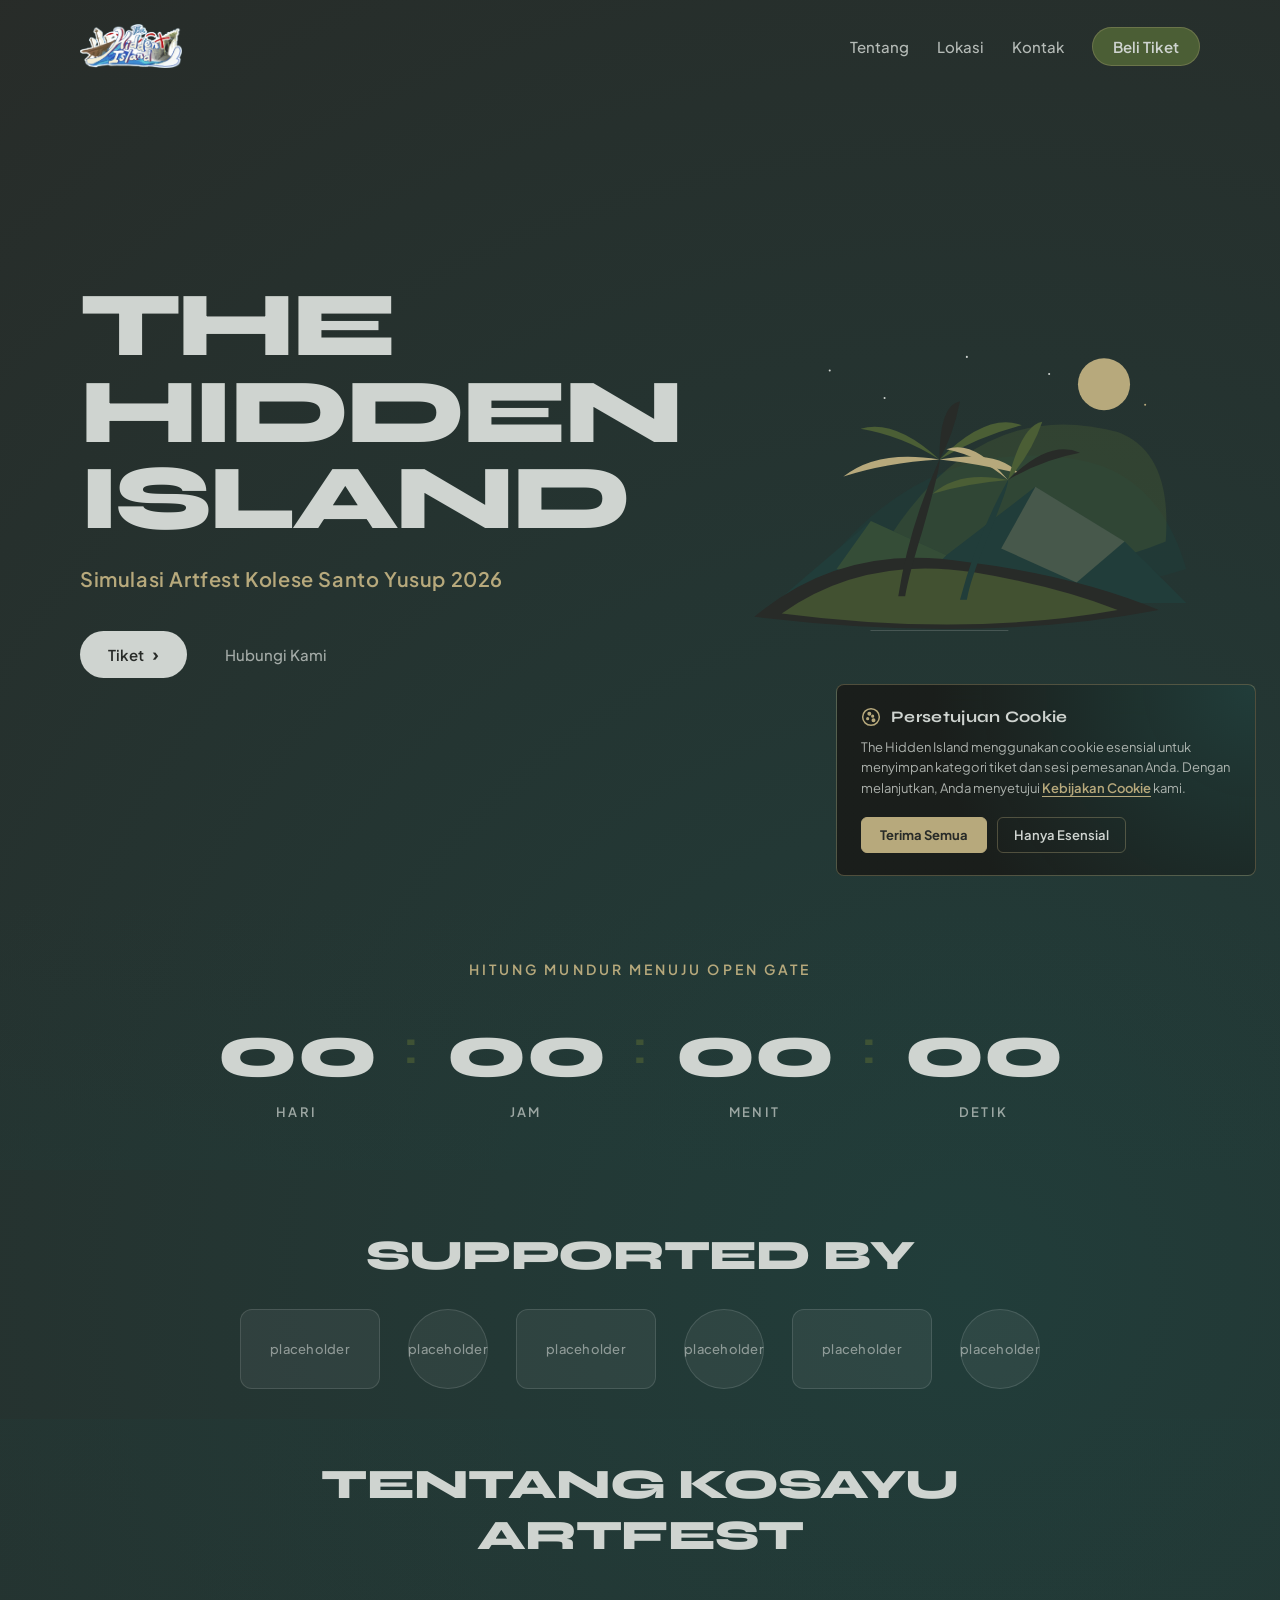
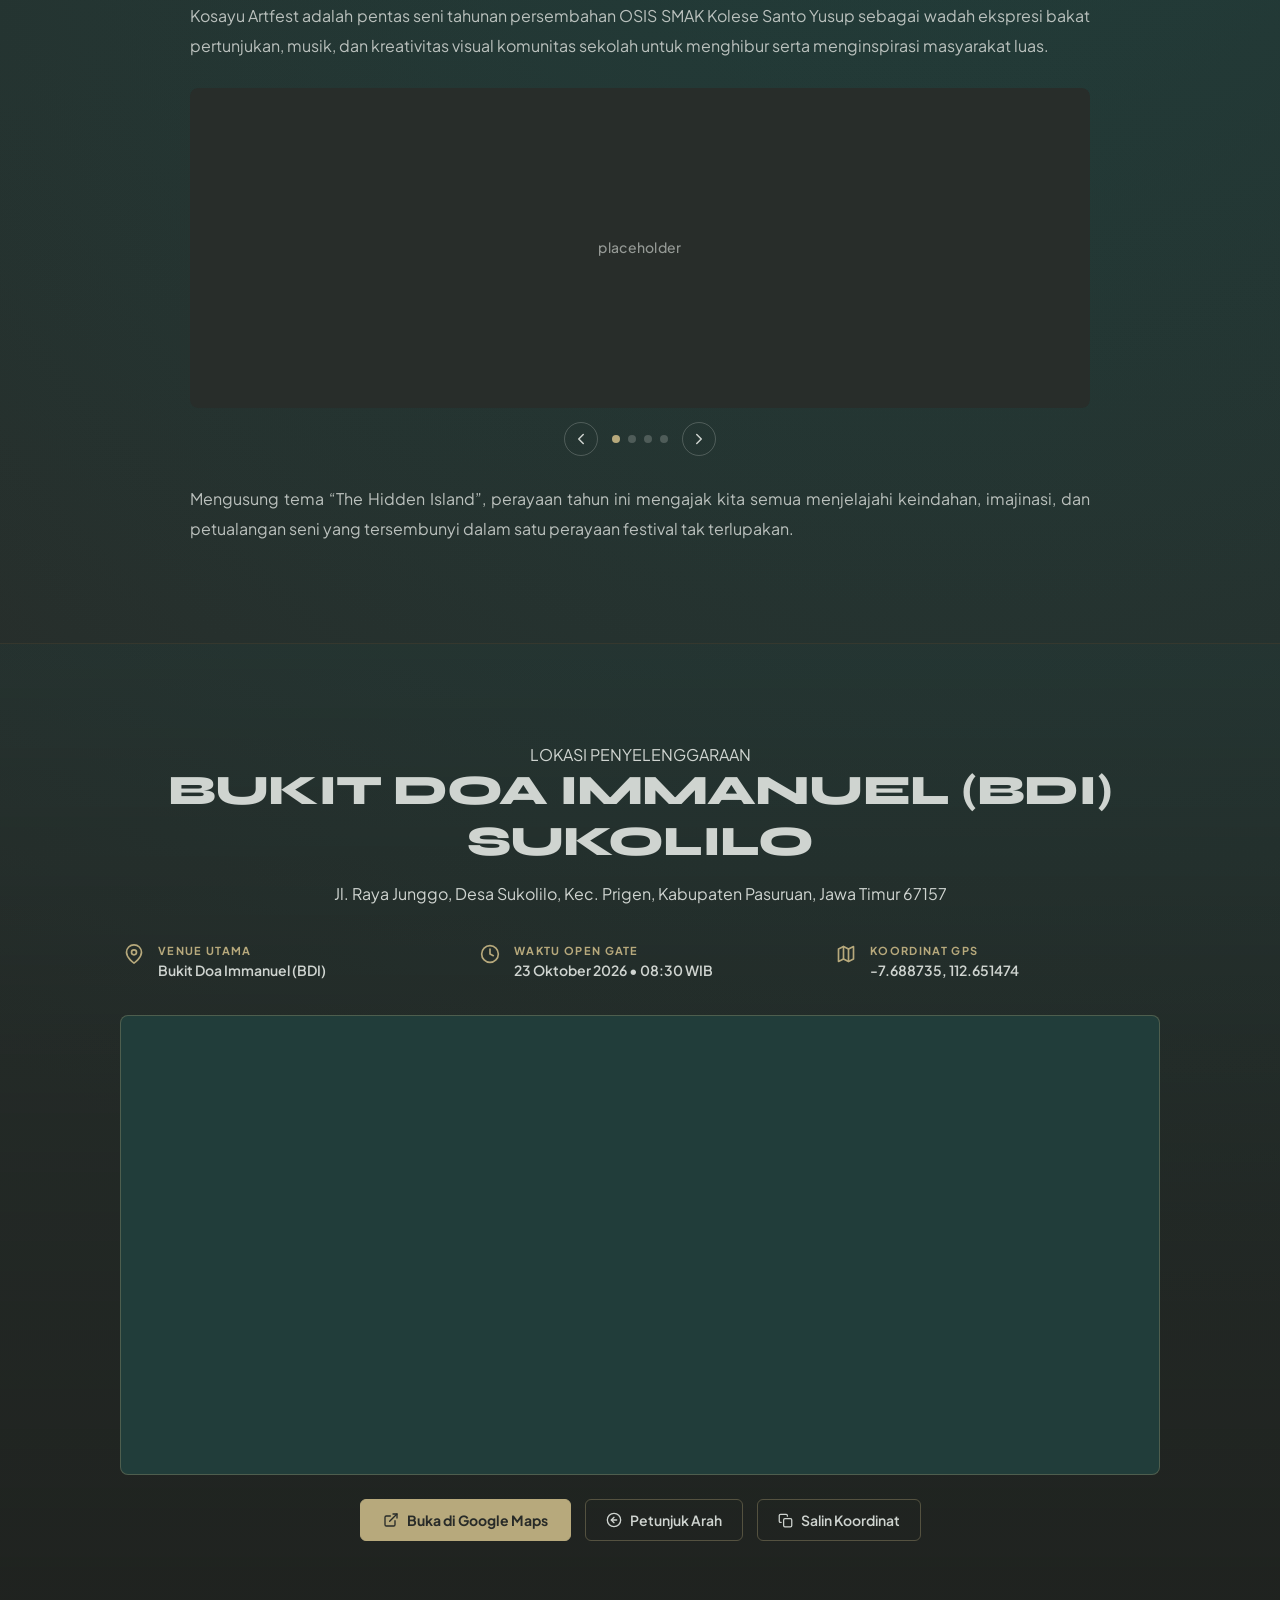
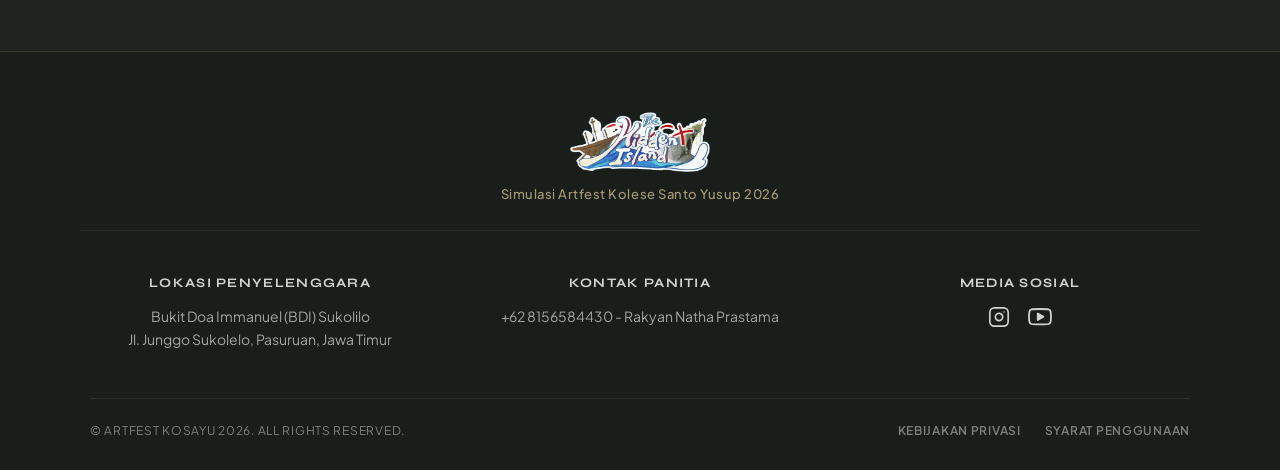
<file: index.html>
<!DOCTYPE html>
<html lang="id">
<head>
	<meta charset="UTF-8">
	<meta name="viewport" content="width=device-width, initial-scale=1.0">
	<title>The Hidden Island — Simulasi Artfest Kolese Santo Yusup 2026</title>
	<link rel="icon" type="image/svg+xml" href="favicon.svg">
	<link rel="alternate icon" type="image/png" href="favicon.png">
	<link rel="preconnect" href="https://fonts.googleapis.com">
	<link rel="preconnect" href="https://fonts.gstatic.com" crossorigin>
	<link href="https://fonts.googleapis.com/css2?family=Plus+Jakarta+Sans:wght@400;500;600;700&family=Syne:wght@700;800&display=swap" rel="stylesheet">
	<link rel="stylesheet" href="style.css?v=2026.9">
</head>
<body>
	<header class="navBar" id="mainNavBar">
		<a href="index.html" class="logo" aria-label="The Hidden Island">
			<img src="logo.png" alt="The Hidden Island" class="logoImg">
		</a>
		<div class="navMobileActions">
			<a href="tiket/index.html" class="navBtnTicketMobile">Beli Tiket</a>
			<button type="button" class="navHamburgerBtn" id="navHamburgerBtn" onclick="toggleMobileNav()" aria-label="Menu Navigasi" aria-expanded="false">
				<span class="hamburgerIcon">
					<span></span>
					<span></span>
					<span></span>
				</span>
			</button>
		</div>
		<nav class="navMenu" id="mainNavMenu">
			<a href="#tentang" class="navLink" onclick="closeMobileNav()">Tentang</a>
			<a href="#lokasi" class="navLink" onclick="closeMobileNav()">Lokasi</a>
			<a href="kontak/index.html" class="navLink" onclick="closeMobileNav()">Kontak</a>
			<a href="tiket/index.html" class="navLink navBtnTicketDesktop">Beli Tiket</a>
		</nav>
	</header>

	<!-- Seamless Hero Section -->
	<main class="heroSection">
		<div class="heroContent">
			<h1 class="heroTitle">
				The Hidden<br>Island
			</h1>
			<p class="heroSubtitle">
				Simulasi Artfest Kolese Santo Yusup 2026
			</p>
			<div class="heroActions">
				<a href="tiket/index.html" class="btnPrimary">
					<span>Tiket</span>
					<span class="btnArrow">›</span>
				</a>
				<a href="kontak/index.html" class="btnSecondary">Hubungi Kami</a>
			</div>
		</div>

		<div class="heroVisual">
			<img src="island.svg" alt="The Hidden Island">
		</div>
	</main>

	<!-- Open Gate Countdown Section -->
	<section class="countdownSection">
		<h2 class="countdownTitle">Hitung Mundur Menuju Open Gate</h2>
		<div class="countdownWrapper">
			<div class="countdownUnit">
				<span class="countdownNumber" id="days">00</span>
				<span class="countdownLabel">HARI</span>
			</div>
			<span class="countdownSeparator">:</span>
			<div class="countdownUnit">
				<span class="countdownNumber" id="hours">00</span>
				<span class="countdownLabel">JAM</span>
			</div>
			<span class="countdownSeparator">:</span>
			<div class="countdownUnit">
				<span class="countdownNumber" id="minutes">00</span>
				<span class="countdownLabel">MENIT</span>
			</div>
			<span class="countdownSeparator">:</span>
			<div class="countdownUnit">
				<span class="countdownNumber" id="seconds">00</span>
				<span class="countdownLabel">DETIK</span>
			</div>
		</div>
	</section>

	<!-- Supported by Section -->
	<section class="supportedSection" id="supported">
		<div class="supportedContainer">
			<div class="sectionHeader">
				<h2 class="sectionTitle">Supported by</h2>
			</div>
			<div class="supportedGrid">
				<div class="placeholderItem square">
					<span class="placeholderText">placeholder</span>
				</div>
				<div class="placeholderItem circle">
					<span class="placeholderText">placeholder</span>
				</div>
				<div class="placeholderItem square">
					<span class="placeholderText">placeholder</span>
				</div>
				<div class="placeholderItem circle">
					<span class="placeholderText">placeholder</span>
				</div>
				<div class="placeholderItem square">
					<span class="placeholderText">placeholder</span>
				</div>
				<div class="placeholderItem circle">
					<span class="placeholderText">placeholder</span>
				</div>
			</div>
		</div>
	</section>

	<!-- About / Landasan Teori Event Section -->
	<section class="aboutSection" id="tentang">
		<div class="aboutContainer">
			<div class="sectionHeader">
				<h2 class="sectionTitle">Tentang Kosayu Artfest</h2>
			</div>

			<div class="aboutBody">
				<p>
					Kosayu Artfest adalah pentas seni tahunan persembahan OSIS SMAK Kolese Santo Yusup sebagai wadah ekspresi bakat pertunjukan, musik, dan kreativitas visual komunitas sekolah untuk menghibur serta menginspirasi masyarakat luas.
				</p>

				<!-- Event Photo Showcase (Flat Natural Photo Carousel) -->
				<div class="flatCarousel" id="aboutCarousel" role="region" aria-roledescription="carousel" aria-label="Galeri Foto Artfest">
					<div class="flatCarouselViewport">
						<div class="flatCarouselTrack" id="carouselTrack">
							<div class="flatCarouselSlide">
								<div class="flatPlaceholderBox">
									<span class="placeholderText">placeholder</span>
								</div>
							</div>
							<div class="flatCarouselSlide">
								<div class="flatPlaceholderBox">
									<span class="placeholderText">placeholder</span>
								</div>
							</div>
							<div class="flatCarouselSlide">
								<div class="flatPlaceholderBox">
									<span class="placeholderText">placeholder</span>
								</div>
							</div>
							<div class="flatCarouselSlide">
								<div class="flatPlaceholderBox">
									<span class="placeholderText">placeholder</span>
								</div>
							</div>
						</div>
					</div>

					<!-- Flat Minimalist Controls -->
					<div class="flatCarouselControls">
						<button type="button" class="flatArrowBtn" id="carouselPrevBtn" aria-label="Foto Sebelumnya">
							<svg width="18" height="18" viewBox="0 0 24 24" fill="none" stroke="currentColor" stroke-width="2" stroke-linecap="round" stroke-linejoin="round">
								<polyline points="15 18 9 12 15 6"></polyline>
							</svg>
						</button>

						<div class="flatCarouselDots" id="carouselDots">
							<button type="button" class="flatDot active" data-index="0" aria-label="Slide 1"></button>
							<button type="button" class="flatDot" data-index="1" aria-label="Slide 2"></button>
							<button type="button" class="flatDot" data-index="2" aria-label="Slide 3"></button>
							<button type="button" class="flatDot" data-index="3" aria-label="Slide 4"></button>
						</div>

						<button type="button" class="flatArrowBtn" id="carouselNextBtn" aria-label="Foto Selanjutnya">
							<svg width="18" height="18" viewBox="0 0 24 24" fill="none" stroke="currentColor" stroke-width="2" stroke-linecap="round" stroke-linejoin="round">
								<polyline points="9 18 15 12 9 6"></polyline>
							</svg>
						</button>
					</div>
				</div>

				<p>
					Mengusung tema “The Hidden Island”, perayaan tahun ini mengajak kita semua menjelajahi keindahan, imajinasi, dan petualangan seni yang tersembunyi dalam satu perayaan festival tak terlupakan.
				</p>
			</div>
		</div>
	</section>

	<!-- Event Location & Interactive Real Map Section -->
	<section class="locationSection" id="lokasi">
		<div class="locationContainer">
			<div class="sectionHeader">
				<span class="sectionTag">LOKASI PENYELENGGARAAN</span>
				<h2 class="sectionTitle">Bukit Doa Immanuel (BDI) Sukolilo</h2>
				<p class="sectionSubtitle">Jl. Raya Junggo, Desa Sukolilo, Kec. Prigen, Kabupaten Pasuruan, Jawa Timur 67157</p>
			</div>

			<!-- Location Highlights / Metadata Grid -->
			<div class="locationMetaGrid">
				<div class="locationMetaItem">
					<div class="metaIcon">
						<svg width="20" height="20" viewBox="0 0 24 24" fill="none" stroke="currentColor" stroke-width="2" stroke-linecap="round" stroke-linejoin="round">
							<path d="M21 10c0 7-9 13-9 13s-9-6-9-13a9 9 0 0 1 18 0z"></path>
							<circle cx="12" cy="10" r="3"></circle>
						</svg>
					</div>
					<div class="metaContent">
						<span class="metaLabel">VENUE UTAMA</span>
						<span class="metaValue">Bukit Doa Immanuel (BDI)</span>
					</div>
				</div>

				<div class="locationMetaItem">
					<div class="metaIcon">
						<svg width="20" height="20" viewBox="0 0 24 24" fill="none" stroke="currentColor" stroke-width="2" stroke-linecap="round" stroke-linejoin="round">
							<circle cx="12" cy="12" r="10"></circle>
							<polyline points="12 6 12 12 16 14"></polyline>
						</svg>
					</div>
					<div class="metaContent">
						<span class="metaLabel">WAKTU OPEN GATE</span>
						<span class="metaValue">23 Oktober 2026 • 08:30 WIB</span>
					</div>
				</div>

				<div class="locationMetaItem">
					<div class="metaIcon">
						<svg width="20" height="20" viewBox="0 0 24 24" fill="none" stroke="currentColor" stroke-width="2" stroke-linecap="round" stroke-linejoin="round">
							<polygon points="3 6 9 3 15 6 21 3 21 18 15 21 9 18 3 21"></polygon>
							<line x1="9" y1="3" x2="9" y2="18"></line>
							<line x1="15" y1="6" x2="15" y2="21"></line>
						</svg>
					</div>
					<div class="metaContent">
						<span class="metaLabel">KOORDINAT GPS</span>
						<span class="metaValue">-7.688735, 112.651474</span>
					</div>
				</div>
			</div>

			<!-- Real Interactive Map Frame -->
			<div class="mapFrameWrapper">
				<iframe 
					class="interactiveMapFrame"
					src="https://maps.google.com/maps?q=-7.6887346,112.6514743+(Bukit+Doa+Immanuel+BDI+Sukolilo)&amp;t=&amp;z=16&amp;ie=UTF8&amp;iwloc=B&amp;output=embed" 
					allowfullscreen="" 
					loading="lazy" 
					referrerpolicy="no-referrer-when-downgrade"
					title="Peta Interaktif Lokasi Acara - Bukit Doa Immanuel Sukolilo">
				</iframe>
			</div>

			<!-- Direct Navigation & Action Links -->
			<div class="mapActions">
				<a href="https://www.google.com/maps/place/Bukit+Doa+Immanuel/@-7.6887346,112.6514743,17z" target="_blank" rel="noopener noreferrer" class="btnMapPrimary">
					<svg width="16" height="16" viewBox="0 0 24 24" fill="none" stroke="currentColor" stroke-width="2" stroke-linecap="round" stroke-linejoin="round">
						<path d="M18 13v6a2 2 0 0 1-2 2H5a2 2 0 0 1-2-2V8a2 2 0 0 1 2-2h6"></path>
						<polyline points="15 3 21 3 21 9"></polyline>
						<line x1="10" y1="14" x2="21" y2="3"></line>
					</svg>
					<span>Buka di Google Maps</span>
				</a>
				<a href="https://www.google.com/maps/dir/?api=1&destination=-7.6887346,112.6514743" target="_blank" rel="noopener noreferrer" class="btnMapSecondary">
					<svg width="16" height="16" viewBox="0 0 24 24" fill="none" stroke="currentColor" stroke-width="2" stroke-linecap="round" stroke-linejoin="round">
						<circle cx="12" cy="12" r="10"></circle>
						<polyline points="12 8 8 12 12 16"></polyline>
						<line x1="16" y1="12" x2="8" y2="12"></line>
					</svg>
					<span>Petunjuk Arah</span>
				</a>
				<button type="button" class="btnMapSecondary" onclick="copyCoordinates('-7.688735, 112.651474')">
					<svg width="15" height="15" viewBox="0 0 24 24" fill="none" stroke="currentColor" stroke-width="2" stroke-linecap="round" stroke-linejoin="round">
						<rect x="9" y="9" width="13" height="13" rx="2" ry="2"></rect>
						<path d="M5 15H4a2 2 0 0 1-2-2V4a2 2 0 0 1 2-2h9a2 2 0 0 1 2 2v1"></path>
					</svg>
					<span>Salin Koordinat</span>
				</button>
			</div>
		</div>
	</section>

	<!-- Toast Notification for Copy -->
	<div class="copyToast" id="homeToast">Koordinat GPS berhasil disalin ke papan klip!</div>

	<!-- Main Festival Footer (Reference: Kosayu Invictus 2026) -->
	<footer class="siteFooter" id="kontak">
		<!-- Top Center Event Brand / Logo -->
		<div class="footerTopBrand">
			<a href="index.html" class="footerLogo" aria-label="The Hidden Island">
				<img src="logo.png" alt="The Hidden Island" class="footerLogoImg">
			</a>
			<p class="footerSubBrand">Simulasi Artfest Kolese Santo Yusup 2026</p>
		</div>

		<!-- 3-Column Info Row -->
		<div class="footerColumns">
			<!-- Col 1: Lokasi Penyelenggara -->
			<div class="footerCol">
				<h4 class="footerColTitle">LOKASI PENYELENGGARA</h4>
				<p class="footerColText">
					Bukit Doa Immanuel (BDI) Sukolilo<br>
					Jl. Junggo Sukolelo, Pasuruan, Jawa Timur
				</p>
			</div>

			<!-- Col 2: Kontak Panitia -->
			<div class="footerCol">
				<h4 class="footerColTitle">KONTAK PANITIA</h4>
				<p class="footerColText">+62 8156584430 - Rakyan Natha Prastama</p>
			</div>

			<!-- Col 3: Media Sosial -->
			<div class="footerCol">
				<h4 class="footerColTitle">MEDIA SOSIAL</h4>
				<div class="footerSocialIcons">
					<!-- Instagram SVG Icon -->
					<a href="https://instagram.com" target="_blank" rel="noopener noreferrer" class="socialIconLink" aria-label="Instagram">
						<svg width="22" height="22" viewBox="0 0 24 24" fill="none" stroke="currentColor" stroke-width="1.8" stroke-linecap="round" stroke-linejoin="round">
							<rect x="2" y="2" width="20" height="20" rx="5" ry="5"></rect>
							<path d="M16 11.37A4 4 0 1 1 12.63 8 4 4 0 0 1 16 11.37z"></path>
							<line x1="17.5" y1="6.5" x2="17.51" y2="6.5"></line>
						</svg>
					</a>
					<!-- YouTube SVG Icon -->
					<a href="https://youtube.com" target="_blank" rel="noopener noreferrer" class="socialIconLink" aria-label="YouTube">
						<svg width="24" height="24" viewBox="0 0 24 24" fill="none" stroke="currentColor" stroke-width="1.8" stroke-linecap="round" stroke-linejoin="round">
							<path d="M22.54 6.42a2.78 2.78 0 0 0-1.94-2C18.88 4 12 4 12 4s-6.88 0-8.6.46a2.78 2.78 0 0 0-1.94 2A29 29 0 0 0 1 11.75a29 29 0 0 0 .46 5.33A2.78 2.78 0 0 0 3.4 19c1.72.46 8.6.46 8.6.46s6.88 0 8.6-.46a2.78 2.78 0 0 0 1.94-2 29 29 0 0 0 .46-5.25 29 29 0 0 0-.46-5.33z"></path>
							<polygon points="9.75 15.02 15.5 11.75 9.75 8.48 9.75 15.02" fill="currentColor"></polygon>
						</svg>
					</a>
				</div>
			</div>
		</div>

		<!-- Bottom Copyright Bar -->
		<div class="footerBottomBar">
			<div class="footerCopyright">
				© ARTFEST KOSAYU 2026. ALL RIGHTS RESERVED.
			</div>
			<div class="footerLegalLinks">
				<a href="legal/index.html#privasi" class="legalLink">KEBIJAKAN PRIVASI</a>
				<a href="legal/index.html#syarat" class="legalLink">SYARAT PENGGUNAAN</a>
			</div>
		</div>
	</footer>

	<script src="script.js?v=2026.9"></script>
	<script src="shared/cookie-consent.js?v=2026.9"></script>
</body>
</html>
</file>
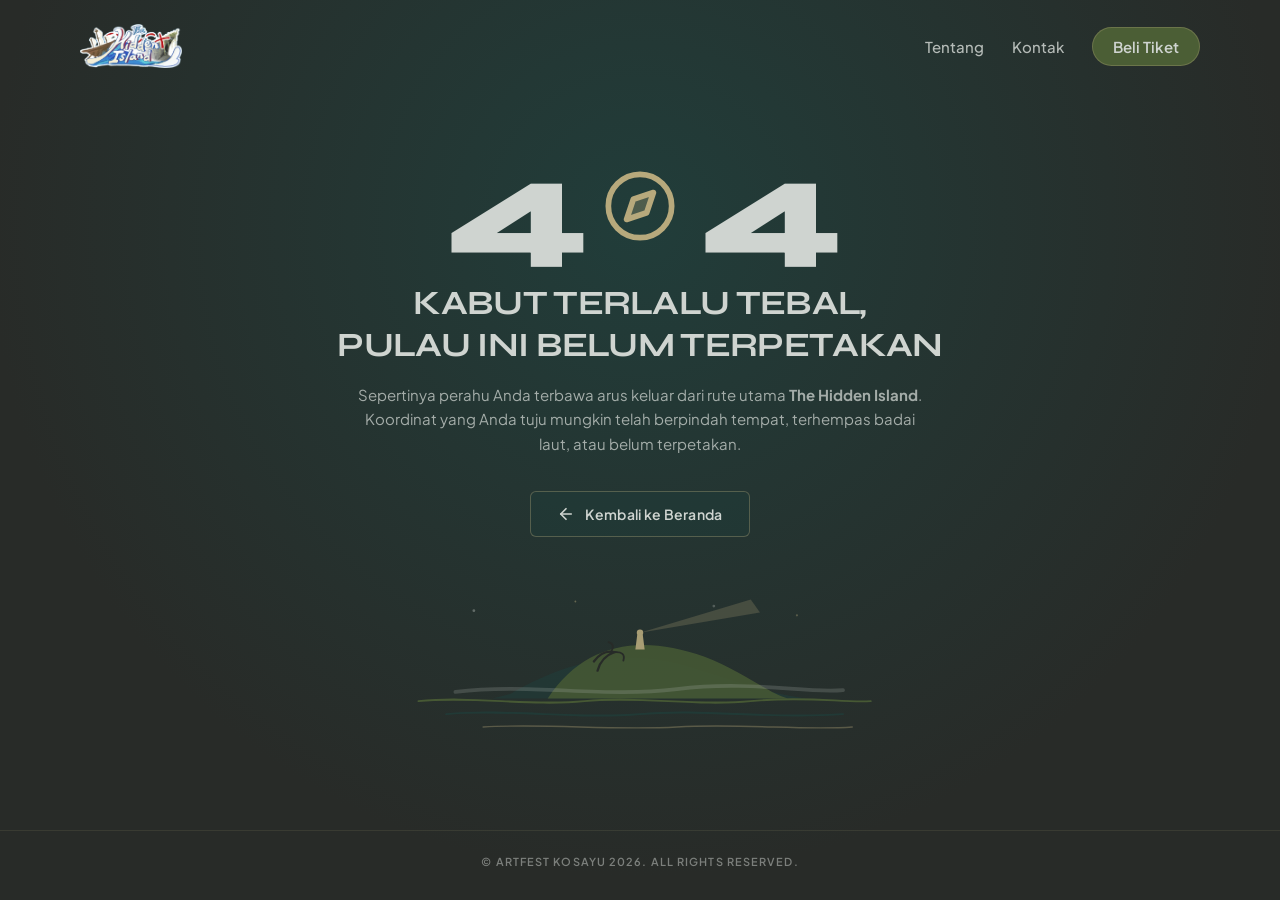
<file: 404/index.html>
<!DOCTYPE html>
<html lang="id">
<head>
	<meta charset="UTF-8">
	<meta name="viewport" content="width=device-width, initial-scale=1.0">
	<title>404 - Koordinat Tidak Ditemukan | The Hidden Island</title>
	<link rel="icon" type="image/svg+xml" href="../favicon.svg">
	<link rel="alternate icon" type="image/png" href="../favicon.png">
	<link rel="preconnect" href="https://fonts.googleapis.com">
	<link rel="preconnect" href="https://fonts.gstatic.com" crossorigin>
	<link href="https://fonts.googleapis.com/css2?family=Plus+Jakarta+Sans:wght@400;500;600;700&family=Syne:wght@700;800&display=swap" rel="stylesheet">
	<style>
		* {
			box-sizing: border-box;
		}

		html,
		body {
			max-width: 100%;
			overflow-x: hidden;
			width: 100%;
		}

		body {
			margin: 0;
			padding: 0;
			font-family: 'Plus Jakarta Sans', -apple-system, BlinkMacSystemFont, sans-serif;
			background-color: #282B28;
			background: radial-gradient(circle at 50% 25%, #213D3A 0%, #282B28 70%);
			color: #CFD4D0;
			min-height: 100vh;
			display: flex;
			flex-direction: column;
		}

		.navBar {
			position: fixed;
			top: 0;
			left: 0;
			width: 100%;
			z-index: 1000;
			display: flex;
			align-items: center;
			justify-content: space-between;
			padding: 24px 80px;
			background-color: transparent;
			border-bottom: 1px solid transparent;
			box-shadow: none;
			backdrop-filter: none;
			-webkit-backdrop-filter: none;
			transition: background-color 0.3s ease, border-color 0.3s ease, box-shadow 0.3s ease, padding 0.3s ease;
		}

		.navBar.scrolled {
			background-color: rgba(33, 61, 58, 0.92);
			backdrop-filter: blur(12px);
			-webkit-backdrop-filter: blur(12px);
			border-bottom: 1px solid rgba(183, 169, 124, 0.2);
			box-shadow: 0 6px 24px rgba(0, 0, 0, 0.4);
			padding: 18px 80px;
		}

		.logo {
			display: inline-flex;
			align-items: center;
			gap: 12px;
			text-decoration: none;
			flex-shrink: 0;
			white-space: nowrap;
			transition: opacity 0.2s ease;
		}

		.logo:hover {
			opacity: 0.9;
		}

		.logoImg {
			height: 44px;
			width: auto;
			max-height: 44px;
			object-fit: contain;
			display: block;
			transition: transform 0.2s ease;
		}

		.logo:hover .logoImg {
			transform: scale(1.03);
		}

		.logoIcon {
			color: #B7A97C;
			font-size: 16px;
		}

		.navMobileActions {
			display: none;
		}

		.navHamburgerBtn {
			display: none;
			background: none;
			border: 1px solid rgba(183, 169, 124, 0.25);
			border-radius: 8px;
			padding: 8px 9px;
			cursor: pointer;
			color: #CFD4D0;
			transition: all 0.2s ease;
			align-items: center;
			justify-content: center;
		}

		.navHamburgerBtn:hover,
		.navHamburgerBtn.active {
			background-color: rgba(183, 169, 124, 0.15);
			border-color: #B7A97C;
			color: #B7A97C;
		}

		.hamburgerIcon {
			display: flex;
			flex-direction: column;
			justify-content: space-between;
			width: 18px;
			height: 13px;
			position: relative;
		}

		.hamburgerIcon span {
			display: block;
			height: 2px;
			width: 100%;
			background-color: currentColor;
			border-radius: 2px;
			transition: all 0.25s ease;
		}

		.navHamburgerBtn.active .hamburgerIcon span:nth-child(1) {
			transform: translateY(5.5px) rotate(45deg);
		}

		.navHamburgerBtn.active .hamburgerIcon span:nth-child(2) {
			opacity: 0;
		}

		.navHamburgerBtn.active .hamburgerIcon span:nth-child(3) {
			transform: translateY(-5.5px) rotate(-45deg);
		}

		.navMenu {
			display: flex;
			align-items: center;
			gap: 28px;
		}

		.navLink {
			color: #CFD4D0;
			text-decoration: none;
			font-size: 15px;
			font-weight: 500;
			opacity: 0.85;
			transition: opacity 0.2s, color 0.2s;
		}

		.navLink:hover,
		.navLink.active {
			opacity: 1;
			color: #B7A97C;
		}

		.navBtnTicket,
		.navBtnTicketDesktop {
			background-color: #4B5E35;
			color: #CFD4D0;
			padding: 9px 20px;
			border-radius: 9999px;
			border: 1px solid rgba(183, 169, 124, 0.3);
			font-weight: 600;
			opacity: 1;
			transition: background-color 0.2s, color 0.2s;
		}

		.navBtnTicket:hover,
		.navBtnTicketDesktop:hover {
			background-color: #B7A97C;
			color: #282B28;
			border-color: #B7A97C;
		}

		.errorContainer {
			flex: 1;
			display: flex;
			flex-direction: column;
			align-items: center;
			justify-content: center;
			padding: 130px 24px 60px 24px;
			max-width: 860px;
			margin: 0 auto;
			text-align: center;
			position: relative;
		}

		/* Big 404 Row with Static Compass Icon (No Animation) */
		.giantNumberRow {
			display: flex;
			align-items: center;
			justify-content: center;
			gap: 14px;
			margin-bottom: 20px;
		}

		.giantDigit {
			font-family: 'Syne', sans-serif;
			font-size: 130px;
			font-weight: 800;
			line-height: 0.85;
			color: #CFD4D0;
			letter-spacing: -0.05em;
			user-select: none;
		}

		.compassCenter {
			width: 90px;
			height: 90px;
			display: flex;
			align-items: center;
			justify-content: center;
		}

		.compassIcon {
			display: block;
			color: #B7A97C;
		}

		/* Titles & Description */
		.errorHeadline {
			font-family: 'Syne', sans-serif;
			font-size: 34px;
			font-weight: 700;
			letter-spacing: -0.02em;
			color: #CFD4D0;
			margin: 0 0 16px 0;
			line-height: 1.25;
			max-width: 640px;
		}

		.errorDescription {
			font-size: 15px;
			line-height: 1.65;
			color: rgba(207, 212, 208, 0.75);
			max-width: 580px;
			margin: 0 auto 34px auto;
		}

		.errorActions {
			display: flex;
			align-items: center;
			justify-content: center;
			margin-bottom: 46px;
		}

		.btnBack {
			display: inline-flex;
			align-items: center;
			gap: 10px;
			padding: 13px 26px;
			background-color: rgba(33, 61, 58, 0.45);
			color: #CFD4D0;
			border: 1px solid rgba(183, 169, 124, 0.35);
			border-radius: 6px;
			font-family: 'Plus Jakarta Sans', sans-serif;
			font-size: 14px;
			font-weight: 600;
			letter-spacing: 0.02em;
			text-decoration: none;
			transition: background-color 0.2s ease, border-color 0.2s ease, color 0.2s ease, transform 0.15s ease;
		}

		.btnBack:hover {
			background-color: #B7A97C;
			border-color: #B7A97C;
			color: #282B28;
			transform: translateY(-2px);
		}

		.btnBack svg {
			transition: transform 0.2s ease;
		}

		.btnBack:hover svg {
			transform: translateX(-3px);
		}

		/* Island Artwork Banner */
		.islandVisualWrapper {
			width: 100%;
			max-width: 480px;
			margin: 0 auto;
			position: relative;
			opacity: 0.9;
		}

		.islandMistSvg {
			width: 100%;
			height: auto;
			display: block;
		}

		/* Minimal Footer */
		.errorFooterSimple {
			text-align: center;
			padding: 24px 20px 32px 20px;
			border-top: 1px solid rgba(183, 169, 124, 0.12);
			margin-top: auto;
		}

		.errorFooterSimple p {
			margin: 0;
			font-size: 11px;
			font-weight: 600;
			letter-spacing: 0.1em;
			color: rgba(207, 212, 208, 0.5);
			text-transform: uppercase;
		}

		/* Responsive */
		@media (max-width: 960px) {
			.navBar {
				padding: 16px 20px;
			}

			.navBar.scrolled {
				padding: 14px 20px;
			}

			.navMobileActions {
				display: flex;
				align-items: center;
				gap: 10px;
			}

			.navBtnTicketMobile {
				display: inline-flex;
				align-items: center;
				justify-content: center;
				background-color: #B7A97C;
				color: #282B28;
				font-size: 12px;
				font-weight: 700;
				padding: 7px 15px;
				border-radius: 9999px;
				text-decoration: none;
				border: 1px solid #B7A97C;
				line-height: 1;
				transition: background-color 0.2s, color 0.2s;
			}

			.navBtnTicketMobile:hover {
				background-color: #CFD4D0;
				color: #282B28;
			}

			.navHamburgerBtn {
				display: inline-flex;
			}

			.navMenu {
				display: none;
				position: absolute;
				top: 100%;
				left: 0;
				width: 100%;
				background-color: rgba(26, 30, 27, 0.98);
				backdrop-filter: blur(16px);
				-webkit-backdrop-filter: blur(16px);
				border-bottom: 1px solid rgba(183, 169, 124, 0.25);
				box-shadow: 0 16px 36px rgba(0, 0, 0, 0.55);
				padding: 16px 20px 22px 20px;
				flex-direction: column;
				align-items: stretch;
				gap: 6px;
				z-index: 999;
			}

			.navMenu.open {
				display: flex;
				animation: navSlideDown 0.22s ease-out;
			}

			.navLink {
				padding: 12px 14px;
				font-size: 15px;
				font-weight: 600;
				border-radius: 8px;
				border-bottom: 1px solid rgba(183, 169, 124, 0.08);
			}

			.navLink:hover {
				background-color: rgba(183, 169, 124, 0.12);
			}

			.navBtnTicketDesktop {
				display: none;
			}

			.logoImg {
				height: 36px;
				max-height: 36px;
			}

			.errorContainer {
				padding: 95px 16px 50px 16px;
			}

			.giantDigit {
				font-size: clamp(60px, 18vw, 90px);
			}

			.compassCenter {
				width: 54px;
				height: 54px;
			}

			.compassCenter svg {
				width: 44px;
				height: 44px;
			}

			.errorHeadline {
				font-size: clamp(20px, 5.5vw, 24px);
			}

			.errorDescription {
				font-size: 14px;
			}
		}

		@keyframes navSlideDown {
			from {
				opacity: 0;
				transform: translateY(-8px);
			}
			to {
				opacity: 1;
				transform: translateY(0);
			}
		}
	</style>
</head>
<body>
	<!-- Fixed Navbar -->
	<header class="navBar" id="mainNavBar">
		<a href="/" class="logo" aria-label="The Hidden Island">
			<img src="../logo.png" alt="The Hidden Island" class="logoImg">
		</a>
		<div class="navMobileActions">
			<a href="/tiket/" class="navBtnTicketMobile">Beli Tiket</a>
			<button type="button" class="navHamburgerBtn" id="navHamburgerBtn" onclick="toggleMobileNav()" aria-label="Menu Navigasi" aria-expanded="false">
				<span class="hamburgerIcon">
					<span></span>
					<span></span>
					<span></span>
				</span>
			</button>
		</div>
		<nav class="navMenu" id="mainNavMenu">
			<a href="/#tentang" class="navLink" onclick="closeMobileNav()">Tentang</a>
			<a href="/kontak/" class="navLink" onclick="closeMobileNav()">Kontak</a>
			<a href="/tiket/" class="navLink navBtnTicketDesktop">Beli Tiket</a>
		</nav>
	</header>

	<!-- Main 404 Error Section -->
	<main class="errorContainer">
		<!-- Big 404 Display with Static Compass Icon (No Animation) -->
		<div class="giantNumberRow">
			<span class="giantDigit">4</span>
			<div class="compassCenter" title="Kompas Navigasi">
				<!-- Clean Static Compass Icon (No Animation, Crisp Vector) -->
				<svg class="compassIcon" width="76" height="76" viewBox="0 0 24 24" fill="none" stroke="#B7A97C" stroke-width="1.8" stroke-linecap="round" stroke-linejoin="round">
					<circle cx="12" cy="12" r="10"></circle>
					<polygon points="16.24 7.76 14.12 14.12 7.76 16.24 9.88 9.88 16.24 7.76" fill="#B7A97C" fill-opacity="0.3"></polygon>
				</svg>
			</div>
			<span class="giantDigit">4</span>
		</div>

		<!-- Title & Narrative -->
		<h1 class="errorHeadline">KABUT TERLALU TEBAL,<br>PULAU INI BELUM TERPETAKAN</h1>
		<p class="errorDescription">
			Sepertinya perahu Anda terbawa arus keluar dari rute utama <strong>The Hidden Island</strong>. Koordinat yang Anda tuju mungkin telah berpindah tempat, terhempas badai laut, atau belum terpetakan.
		</p>

		<!-- Action Button: Non-generic back button -->
		<div class="errorActions">
			<a href="/" class="btnBack">
				<svg width="18" height="18" viewBox="0 0 24 24" fill="none" stroke="currentColor" stroke-width="2.2" stroke-linecap="round" stroke-linejoin="round">
					<line x1="19" y1="12" x2="5" y2="12"></line>
					<polyline points="12 19 5 12 12 5"></polyline>
				</svg>
				<span>Kembali ke Beranda</span>
			</a>
		</div>

		<!-- Vector Island Silhouette Artwork -->
		<div class="islandVisualWrapper">
			<svg class="islandMistSvg" viewBox="0 0 520 180" fill="none" xmlns="http://www.w3.org/2000/svg">
				<!-- Horizon & Stars -->
				<circle cx="80" cy="30" r="1.5" fill="#CFD4D0" fill-opacity="0.4"/>
				<circle cx="190" cy="20" r="1" fill="#B7A97C" fill-opacity="0.5"/>
				<circle cx="340" cy="25" r="1.5" fill="#CFD4D0" fill-opacity="0.3"/>
				<circle cx="430" cy="35" r="1.2" fill="#B7A97C" fill-opacity="0.4"/>

				<!-- Distant Island Silhouette -->
				<path d="M120 120 C180 85 240 70 310 90 C360 105 400 120 440 125 L100 125 Z" fill="#213D3A" fill-opacity="0.7"/>

				<!-- Foreground Mystic Island -->
				<path d="M160 125 C200 65 260 55 330 80 C370 95 400 120 420 125 L140 125 Z" fill="#4B5E35" fill-opacity="0.85"/>

				<!-- Beacon Tower on Island Peak -->
				<polygon points="257,56 263,56 265,72 255,72" fill="#B7A97C"/>
				<!-- Beacon Light Ray -->
				<polygon points="260,54 380,18 390,32" fill="#B7A97C" fill-opacity="0.25"/>
				<circle cx="260" cy="54" r="3.5" fill="#B7A97C"/>

				<!-- Twin Palm Fronds Silhouette -->
				<path d="M210 85 Q220 72 232 75 Q218 80 214 95" stroke="#282B28" stroke-width="2.5" stroke-linecap="round"/>
				<path d="M232 75 Q245 74 242 84" stroke="#282B28" stroke-width="2" stroke-linecap="round"/>
				<path d="M228 76 Q234 66 226 64" stroke="#282B28" stroke-width="2" stroke-linecap="round"/>

				<!-- Gentle Ocean Waves -->
				<path d="M20 128 C80 122 140 134 200 128 C260 122 320 134 380 128 C440 122 480 130 510 128" stroke="#4B5E35" stroke-width="2" stroke-linecap="round"/>
				<path d="M50 142 C120 136 190 148 260 142 C330 136 400 148 480 142" stroke="#213D3A" stroke-width="2" stroke-linecap="round" stroke-opacity="0.9"/>
				<path d="M90 156 C160 152 230 160 300 156 C370 152 440 160 490 156" stroke="rgba(183, 169, 124, 0.4)" stroke-width="1.5" stroke-linecap="round"/>

				<!-- Mist Vapor Overlay -->
				<path d="M60 118 C140 108 220 125 300 115 C380 105 440 120 480 116" stroke="rgba(207, 212, 208, 0.2)" stroke-width="4" stroke-linecap="round"/>
			</svg>
		</div>
	</main>

	<!-- Minimal All Rights Reserved Footer -->
	<footer class="errorFooterSimple">
		<p>© ARTFEST KOSAYU 2026. ALL RIGHTS RESERVED.</p>
	</footer>

	<script>
		// Adapt links if accessed via file:// protocol
		if (location.protocol === 'file:') {
			document.querySelectorAll('a[href^="/"]').forEach(a => {
				const href = a.getAttribute('href');
				if (href === '/' || href === '/#tentang') {
					a.href = href.replace('/', '../index.html');
				} else {
					a.href = '../' + href.replace(/^\//, '') + 'index.html';
				}
			});
		}

		// Dynamic Navbar: Stays in place, adds shade and shadow when scrolling
		const mainNavBar = document.getElementById('mainNavBar') || document.querySelector('.navBar');

		function handleNavbarScroll() {
			if (!mainNavBar) return;
			if (window.scrollY > 20) {
				mainNavBar.classList.add('scrolled');
			} else {
				mainNavBar.classList.remove('scrolled');
			}
		}

		window.addEventListener('scroll', handleNavbarScroll, { passive: true });
		handleNavbarScroll();

		// Mobile Navigation Toggle
		function toggleMobileNav() {
			const menu = document.getElementById('mainNavMenu');
			const btn = document.getElementById('navHamburgerBtn');
			if (!menu || !btn) return;
			const isOpen = menu.classList.toggle('open');
			btn.classList.toggle('active', isOpen);
			btn.setAttribute('aria-expanded', isOpen ? 'true' : 'false');
		}

		function closeMobileNav() {
			const menu = document.getElementById('mainNavMenu');
			const btn = document.getElementById('navHamburgerBtn');
			if (menu) menu.classList.remove('open');
			if (btn) {
				btn.classList.remove('active');
				btn.setAttribute('aria-expanded', 'false');
			}
		}

		document.addEventListener('click', (e) => {
			const nav = document.getElementById('mainNavBar');
			const menu = document.getElementById('mainNavMenu');
			if (nav && menu && menu.classList.contains('open')) {
				if (!nav.contains(e.target)) {
					closeMobileNav();
				}
			}
		});
	</script>
</body>
</html>
</file>
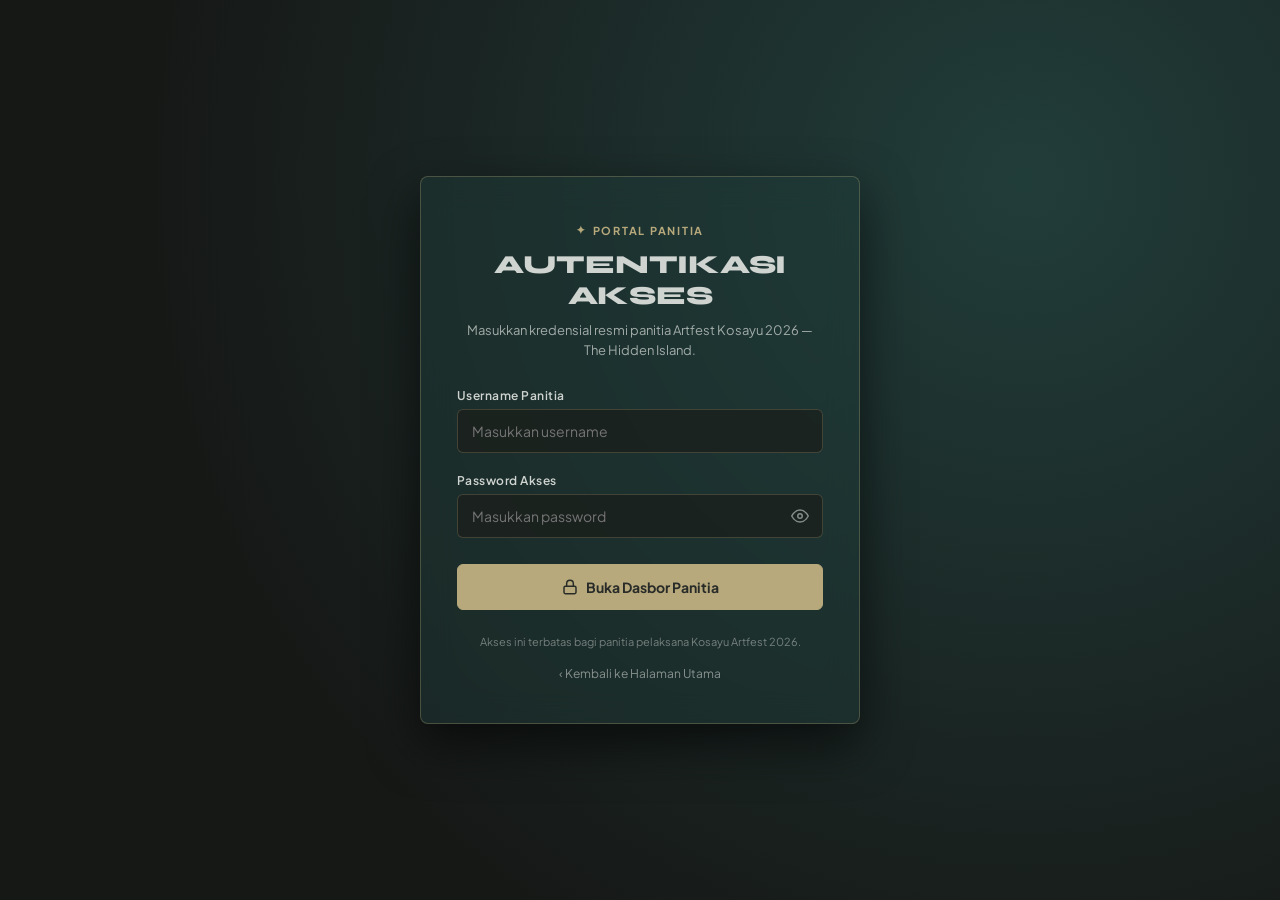
<file: admin/index.html>
<!DOCTYPE html>
<html lang="id">
<head>
	<meta charset="UTF-8">
	<meta name="viewport" content="width=device-width, initial-scale=1.0">
	<title>Portal Administrasi & Panitia | Kosayu Artfest 2026</title>
	<link rel="preconnect" href="https://fonts.googleapis.com">
	<link rel="preconnect" href="https://fonts.gstatic.com" crossorigin>
	<link href="https://fonts.googleapis.com/css2?family=Plus+Jakarta+Sans:wght@400;500;600;700&family=Syne:wght@700;800&display=swap" rel="stylesheet">
	<link rel="stylesheet" href="style.css">
</head>
<body>

	<!-- ============================================================
	     GATE 1: FORM LOGIN PANITIA (Akses Khusus)
	     ============================================================ -->
	<div class="loginViewContainer" id="loginView">
		<div class="loginCard">
			<div class="loginHeader">
				<span class="loginBadge">
					<span>✦</span>
					<span>PORTAL PANITIA</span>
				</span>
				<h1 class="loginTitle">Autentikasi Akses</h1>
				<p class="loginSubtitle">
					Masukkan kredensial resmi panitia Artfest Kosayu 2026 — The Hidden Island.
				</p>
			</div>

			<form class="loginForm" id="adminLoginForm" onsubmit="handleAdminLogin(event)">
				<div class="formGroup">
					<label for="adminUsername" class="formLabel">Username Panitia</label>
					<input type="text" id="adminUsername" class="formInput" placeholder="Masukkan username" required autocomplete="off">
				</div>

				<div class="formGroup">
					<label for="adminPassword" class="formLabel">Password Akses</label>
					<div class="inputWrapper">
						<input type="password" id="adminPassword" class="formInput" placeholder="Masukkan password" required>
						<button type="button" class="togglePassBtn" id="btnTogglePass" onclick="togglePasswordVisibility()" aria-label="Lihat Password">
							<svg width="18" height="18" viewBox="0 0 24 24" fill="none" stroke="currentColor" stroke-width="2" stroke-linecap="round" stroke-linejoin="round">
								<path d="M1 12s4-8 11-8 11 8 11 8-4 8-11 8-11-8-11-8z"></path>
								<circle cx="12" cy="12" r="3"></circle>
							</svg>
						</button>
					</div>
				</div>

				<div class="loginErrorAlert" id="loginErrorMsg">
					Username atau password salah. Akses ditolak.
				</div>

				<button type="submit" class="btnLoginSubmit" id="btnSubmitLogin">
					<svg width="16" height="16" viewBox="0 0 24 24" fill="none" stroke="currentColor" stroke-width="2.2" stroke-linecap="round" stroke-linejoin="round">
						<rect x="3" y="11" width="18" height="11" rx="2" ry="2"></rect>
						<path d="M7 11V7a5 5 0 0 1 10 0v4"></path>
					</svg>
					<span>Buka Dasbor Panitia</span>
				</button>
			</form>

			<div class="loginFooterNotice">
				Akses ini terbatas bagi panitia pelaksana Kosayu Artfest 2026.<br>
				<a href="../index.html" class="backHomeLink">
					<span>‹ Kembali ke Halaman Utama</span>
				</a>
			</div>
		</div>
	</div>

	<!-- ============================================================
	     GATE 2: DASBOR ADMINISTRASI (Hanya Tampil Setelah Login)
	     ============================================================ -->
	<div class="dashboardViewContainer" id="dashboardView">
		<!-- Top Bar -->
		<header class="adminTopBar">
			<div class="adminBrand">
				<span class="adminLogoIcon">✦</span>
				<span class="adminBrandName">ARTFEST KOSAYU 2026 — DASBOR PANITIA</span>
				<span class="adminBadgeStatus">
					<span style="color:#a8d58a;">●</span>
					<span>AKTIF: artfest</span>
				</span>
			</div>
			<div class="adminUserActions">
				<a href="../index.html" target="_blank" rel="noopener noreferrer" class="btnViewLiveSite">
					<svg width="15" height="15" viewBox="0 0 24 24" fill="none" stroke="currentColor" stroke-width="2" stroke-linecap="round" stroke-linejoin="round">
						<path d="M18 13v6a2 2 0 0 1-2 2H5a2 2 0 0 1-2-2V8a2 2 0 0 1 2-2h6"></path>
						<polyline points="15 3 21 3 21 9"></polyline>
						<line x1="10" y1="14" x2="21" y2="3"></line>
					</svg>
					<span>Lihat Situs Publik</span>
				</a>
				<button type="button" class="btnLogout" onclick="handleAdminLogout()">
					<svg width="15" height="15" viewBox="0 0 24 24" fill="none" stroke="currentColor" stroke-width="2" stroke-linecap="round" stroke-linejoin="round">
						<path d="M9 21H5a2 2 0 0 1-2-2V5a2 2 0 0 1 2-2h4"></path>
						<polyline points="16 17 21 12 16 7"></polyline>
						<line x1="21" y1="12" x2="9" y2="12"></line>
					</svg>
					<span>Keluar</span>
				</button>
			</div>
		</header>

		<!-- Main Dashboard -->
		<main class="adminMainContent">
			<!-- Overview Metric Cards -->
			<section class="metricsGrid">
				<div class="metricCard">
					<span class="metricLabel">Total Tiket Terjual</span>
					<div class="metricValue" id="metricTotalTickets">486</div>
					<span class="metricSubtext">Target: 650 tiket (74.8% kuota)</span>
				</div>
				<div class="metricCard">
					<span class="metricLabel">Estimasi Pendapatan</span>
					<div class="metricValue" id="metricTotalRevenue">Rp 45.210.000</div>
					<span class="metricSubtext">Dari simulasi & pemesanan aktif</span>
				</div>
				<div class="metricCard">
					<span class="metricLabel">Open Gate Festival</span>
					<div class="metricValue" style="font-size: 21px;">23 Okt 2026</div>
					<span class="metricSubtext">15:00 WIB • BDI Sukolilo</span>
				</div>
				<div class="metricCard">
					<span class="metricLabel">Narahubung Siaga</span>
					<div class="metricValue" style="font-size: 21px;">Ivy & Cherise</div>
					<span class="metricSubtext">081522620878 / 02223521067</span>
				</div>
			</section>

			<!-- Tabs Navigation -->
			<nav class="adminTabNav" role="tablist">
				<button type="button" class="adminTabBtn active" id="btnTabOrders" onclick="switchAdminTab('orders')">
					<svg width="16" height="16" viewBox="0 0 24 24" fill="none" stroke="currentColor" stroke-width="2" stroke-linecap="round" stroke-linejoin="round">
						<rect x="2" y="4" width="20" height="16" rx="2"></rect>
						<path d="M7 15h0M2 9.5h20"></path>
					</svg>
					<span>Data Pesanan & Tiket</span>
				</button>
				<button type="button" class="adminTabBtn" id="btnTabScanner" onclick="switchAdminTab('scanner')">
					<svg width="16" height="16" viewBox="0 0 24 24" fill="none" stroke="currentColor" stroke-width="2" stroke-linecap="round" stroke-linejoin="round">
						<rect x="3" y="3" width="7" height="7"></rect>
						<rect x="14" y="3" width="7" height="7"></rect>
						<rect x="14" y="14" width="7" height="7"></rect>
						<rect x="3" y="14" width="7" height="7"></rect>
					</svg>
					<span>Simulasi Gate Check-in</span>
				</button>
				<button type="button" class="adminTabBtn" id="btnTabInquiries" onclick="switchAdminTab('inquiries')">
					<svg width="16" height="16" viewBox="0 0 24 24" fill="none" stroke="currentColor" stroke-width="2" stroke-linecap="round" stroke-linejoin="round">
						<path d="M21 15a2 2 0 0 1-2 2H7l-4 4V5a2 2 0 0 1 2-2h14a2 2 0 0 1 2 2z"></path>
					</svg>
					<span>Pesan Kontak Masuk</span>
				</button>
				<button type="button" class="adminTabBtn" id="btnTabSettings" onclick="switchAdminTab('settings')">
					<svg width="16" height="16" viewBox="0 0 24 24" fill="none" stroke="currentColor" stroke-width="2" stroke-linecap="round" stroke-linejoin="round">
						<circle cx="12" cy="12" r="3"></circle>
						<path d="M19.4 15a1.65 1.65 0 0 0 .33 1.82l.06.06a2 2 0 0 1 0 2.83 2 2 0 0 1-2.83 0l-.06-.06a1.65 1.65 0 0 0-1.82-.33 1.65 1.65 0 0 0-1 1.51V21a2 2 0 0 1-2 2 2 2 0 0 1-2-2v-.09A1.65 1.65 0 0 0 9 19.4a1.65 1.65 0 0 0-1.82.33l-.06.06a2 2 0 0 1-2.83 0 2 2 0 0 1 0-2.83l.06-.06a1.65 1.65 0 0 0 .33-1.82 1.65 1.65 0 0 0-1.51-1H3a2 2 0 0 1-2-2 2 2 0 0 1 2-2h.09A1.65 1.65 0 0 0 4.6 9a1.65 1.65 0 0 0-.33-1.82l-.06-.06a2 2 0 0 1 0-2.83 2 2 0 0 1 2.83 0l.06.06a1.65 1.65 0 0 0 1.82.33H9a1.65 1.65 0 0 0 1-1.51V3a2 2 0 0 1 2-2 2 2 0 0 1 2 2v.09a1.65 1.65 0 0 0 1 1.51 1.65 1.65 0 0 0 1.82-.33l.06-.06a2 2 0 0 1 2.83 0 2 2 0 0 1 0 2.83l-.06.06a1.65 1.65 0 0 0-.33 1.82V9a1.65 1.65 0 0 0 1.51 1H21a2 2 0 0 1 2 2 2 2 0 0 1-2 2h-.09a1.65 1.65 0 0 0-1.51 1z"></path>
					</svg>
					<span>Informasi Penyelenggara</span>
				</button>
			</nav>

			<!-- PANEL 1: ORDERS LIST -->
			<section class="tabPanel active" id="panelOrders">
				<div class="tableToolbar">
					<div class="searchBox">
						<svg width="16" height="16" viewBox="0 0 24 24" fill="none" stroke="currentColor" stroke-width="2" stroke-linecap="round" stroke-linejoin="round" style="color:#B7A97C;">
							<circle cx="11" cy="11" r="8"></circle>
							<line x1="21" y1="21" x2="16.65" y2="16.65"></line>
						</svg>
						<input type="text" id="orderSearchInput" placeholder="Cari nama, ID pesanan, atau email..." oninput="filterOrdersTable()">
					</div>
					<div class="toolbarActions">
						<button type="button" class="btnSecondaryAction" onclick="exportOrdersCSV()">
							<svg width="15" height="15" viewBox="0 0 24 24" fill="none" stroke="currentColor" stroke-width="2" stroke-linecap="round" stroke-linejoin="round">
								<path d="M21 15v4a2 2 0 0 1-2 2H5a2 2 0 0 1-2-2v-4"></path>
								<polyline points="7 10 12 15 17 10"></polyline>
								<line x1="12" y1="15" x2="12" y2="3"></line>
							</svg>
							<span>Ekspor Data (CSV)</span>
						</button>
						<button type="button" class="btnSecondaryAction" onclick="addNewSimulatedOrder()">
							<svg width="15" height="15" viewBox="0 0 24 24" fill="none" stroke="currentColor" stroke-width="2" stroke-linecap="round" stroke-linejoin="round">
								<line x1="12" y1="5" x2="12" y2="19"></line>
								<line x1="5" y1="12" x2="19" y2="12"></line>
							</svg>
							<span>Simulasi Pesanan Baru</span>
						</button>
					</div>
				</div>

				<div class="tableContainer">
					<table class="dataTable" id="ordersTable">
						<thead>
							<tr>
								<th>ID Pesanan</th>
								<th>Nama Pembeli</th>
								<th>Kontak</th>
								<th>Kategori Tiket</th>
								<th>Qty</th>
								<th>Total Biaya</th>
								<th>Status Pembayaran</th>
								<th>Wristband</th>
								<th>Aksi</th>
							</tr>
						</thead>
						<tbody id="ordersTableBody">
							<!-- Filled dynamically by script.js -->
						</tbody>
					</table>
				</div>
			</section>

			<!-- PANEL 2: GATE SCANNER SIMULATION -->
			<section class="tabPanel" id="panelScanner">
				<div class="scannerContainer">
					<div class="scannerCard">
						<h3 class="scannerCardTitle">Verifikasi Pintu Masuk (Open Gate)</h3>
						<p class="scannerCardDesc">
							Gunakan alat ini saat Open Gate pada 23 Oktober 2026 di Bukit Doa Immanuel Sukolilo untuk memvalidasi e-ticket dan menerbitkan wristband.
						</p>

						<div class="scanInputRow">
							<input type="text" id="scanTicketInput" class="formInput" placeholder="Masukkan ID Pesanan (cth: HI-2026-001)">
							<button type="button" class="btnLoginSubmit" style="margin-top:0; white-space:nowrap;" onclick="processTicketScan()">
								<span>Verifikasi Tiket</span>
							</button>
						</div>

						<div style="display:flex; gap:8px; flex-wrap:wrap; margin-bottom:16px;">
							<button type="button" class="btnSecondaryAction" style="font-size:12px; padding:6px 12px;" onclick="quickFillScan('HI-2026-001')">Coba ID: HI-2026-001 (VIP)</button>
							<button type="button" class="btnSecondaryAction" style="font-size:12px; padding:6px 12px;" onclick="quickFillScan('HI-2026-002')">Coba ID: HI-2026-002 (Presale 1)</button>
							<button type="button" class="btnSecondaryAction" style="font-size:12px; padding:6px 12px;" onclick="quickFillScan('INVALID-CODE')">Coba Kode Palsu</button>
						</div>
					</div>

					<div class="scannerCard">
						<h3 class="scannerCardTitle">Status Pemeriksaan Tiket</h3>
						<div class="scanResultBox" id="scanResultDisplay">
							<svg width="32" height="32" viewBox="0 0 24 24" fill="none" stroke="currentColor" stroke-width="1.5" stroke-linecap="round" stroke-linejoin="round" style="color:rgba(207,212,208,0.4); margin-bottom:10px;">
								<circle cx="12" cy="12" r="10"></circle>
								<line x1="12" y1="8" x2="12" y2="12"></line>
								<line x1="12" y1="16" x2="12.01" y2="16"></line>
							</svg>
							<span style="color:rgba(207,212,208,0.6); font-size:14px;">Masukkan ID Tiket untuk memulai verifikasi</span>
						</div>
					</div>
				</div>
			</section>

			<!-- PANEL 3: INQUIRIES LOG -->
			<section class="tabPanel" id="panelInquiries">
				<div class="tableContainer">
					<table class="dataTable">
						<thead>
							<tr>
								<th>Tanggal</th>
								<th>Narahubung</th>
								<th>Nama Pengirim</th>
								<th>Kategori</th>
								<th>Pesan / Pertanyaan</th>
								<th>Status Penanganan</th>
							</tr>
						</thead>
						<tbody id="inquiriesTableBody">
							<tr>
								<td>19 Okt 2026, 10:14</td>
								<td><strong style="color:#B7A97C;">Ivy</strong></td>
								<td>Jonathan Aditya</td>
								<td>Pemesanan & Pembayaran Tiket</td>
								<td>Halo, apakah e-voucher bisa ditukar dengan wristband H-1 sebelum open gate?</td>
								<td><span class="statusBadgeSuccess">Terjawab via WA</span></td>
							</tr>
							<tr>
								<td>19 Okt 2026, 09:30</td>
								<td><strong style="color:#B7A97C;">Cherise</strong></td>
								<td>Maria Theresa</td>
								<td>Lokasi, Akses & Parkir Venue</td>
								<td>Apakah disediakan shuttle bus dari stasiun Pasuruan ke Bukit Doa Immanuel?</td>
								<td><span class="statusBadgeSuccess">Terkonfirmasi</span></td>
							</tr>
							<tr>
								<td>18 Okt 2026, 21:05</td>
								<td><strong style="color:#B7A97C;">Ivy</strong></td>
								<td>Kevin Sanjaya</td>
								<td>Aturan & Barang Bawaan</td>
								<td>Bolehkah membawa kamera DSLR untuk dokumentasi pribadi di area festival?</td>
								<td><span class="statusBadgeSuccess">Terjawab via WA</span></td>
							</tr>
							<tr>
								<td>18 Okt 2026, 17:40</td>
								<td><strong style="color:#B7A97C;">Cherise</strong></td>
								<td>Sponsorship Team Kosayu</td>
								<td>Kemitraan, Sponsor & Media</td>
								<td>Konfirmasi booth tenant makanan untuk persiapan instalasi listrik venue.</td>
								<td><span class="statusBadgePending">Dalam Koordinasi</span></td>
							</tr>
						</tbody>
					</table>
				</div>
			</section>

			<!-- PANEL 4: EVENT SETTINGS -->
			<section class="tabPanel" id="panelSettings">
				<div style="background-color:rgba(33,61,58,0.3); border:1px solid rgba(183,169,124,0.25); border-radius:8px; padding:28px; max-width:760px;">
					<h3 class="scannerCardTitle" style="margin-bottom:18px;">Informasi Utama Pelaksanaan Acara</h3>
					
					<div style="display:flex; flex-direction:column; gap:16px; font-size:14px;">
						<div>
							<span style="color:#B7A97C; font-weight:700; font-size:12px; letter-spacing:0.1em; display:block; text-transform:uppercase;">Nama Acara</span>
							<strong>Simulasi Artfest Kolese Santo Yusup 2026 — The Hidden Island</strong>
						</div>
						<div>
							<span style="color:#B7A97C; font-weight:700; font-size:12px; letter-spacing:0.1em; display:block; text-transform:uppercase;">Tanggal & Waktu Open Gate</span>
							<strong>Jumat, 23 Oktober 2026 • 15:00:00 WIB</strong>
						</div>
						<div>
							<span style="color:#B7A97C; font-weight:700; font-size:12px; letter-spacing:0.1em; display:block; text-transform:uppercase;">Lokasi Penyelenggaraan</span>
							<strong>Bukit Doa Immanuel (BDI) Sukolilo, Jl. Raya Junggo, Prigen, Pasuruan, Jawa Timur</strong>
							<span style="color:rgba(207,212,208,0.6); font-size:12px; display:block; margin-top:2px;">Koordinat: -7.688735, 112.651474</span>
						</div>
						<div>
							<span style="color:#B7A97C; font-weight:700; font-size:12px; letter-spacing:0.1em; display:block; text-transform:uppercase;">Narahubung Panitia</span>
							<span>Ivy (0815-2262-0878) &amp; Cherise (022-2352-1067)</span>
						</div>
						<div>
							<span style="color:#B7A97C; font-weight:700; font-size:12px; letter-spacing:0.1em; display:block; text-transform:uppercase;">Kontak Penyelenggara Resmi</span>
							<span>+62 8156584430 - Rakyan Natha Prastama</span>
						</div>
					</div>
				</div>
			</section>
		</main>
	</div>

	<!-- Toast Element -->
	<div class="adminToast" id="adminToast">Pemberitahuan</div>

	<script src="script.js"></script>
</body>
</html>
</file>
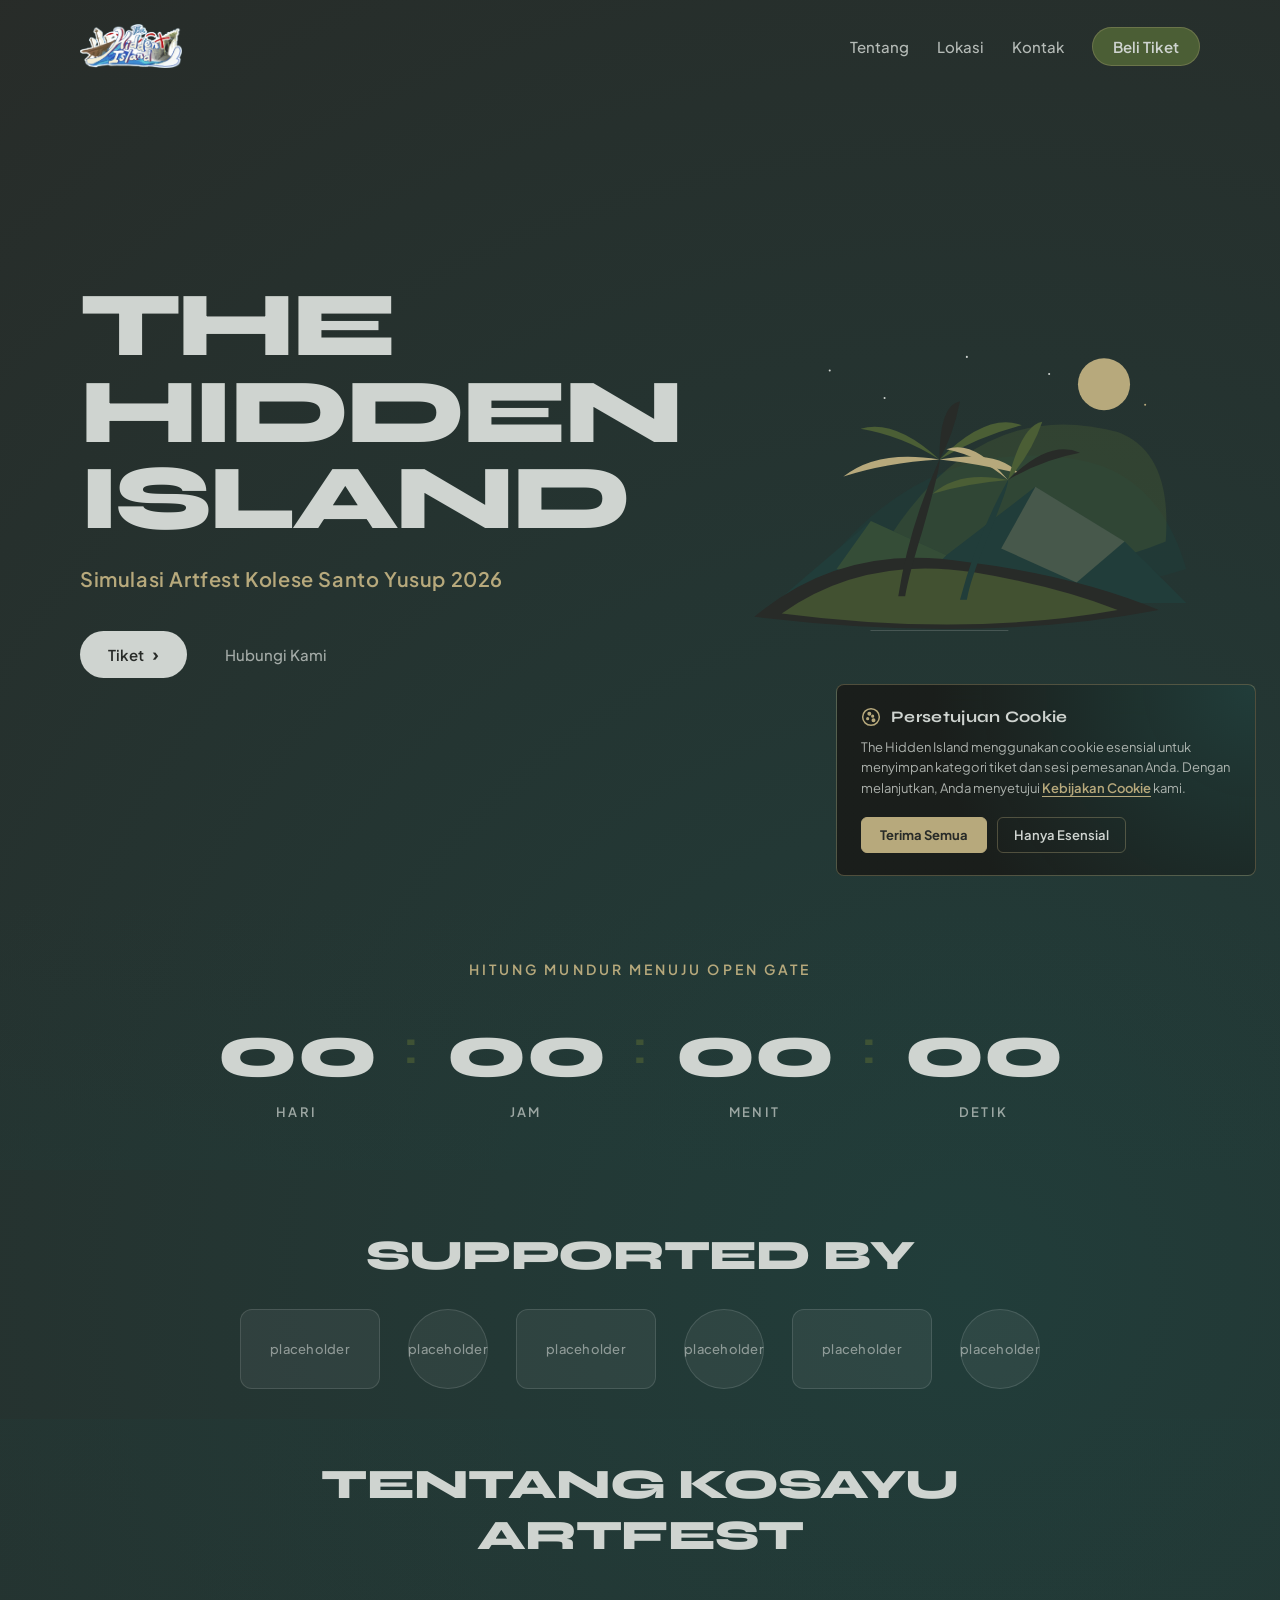
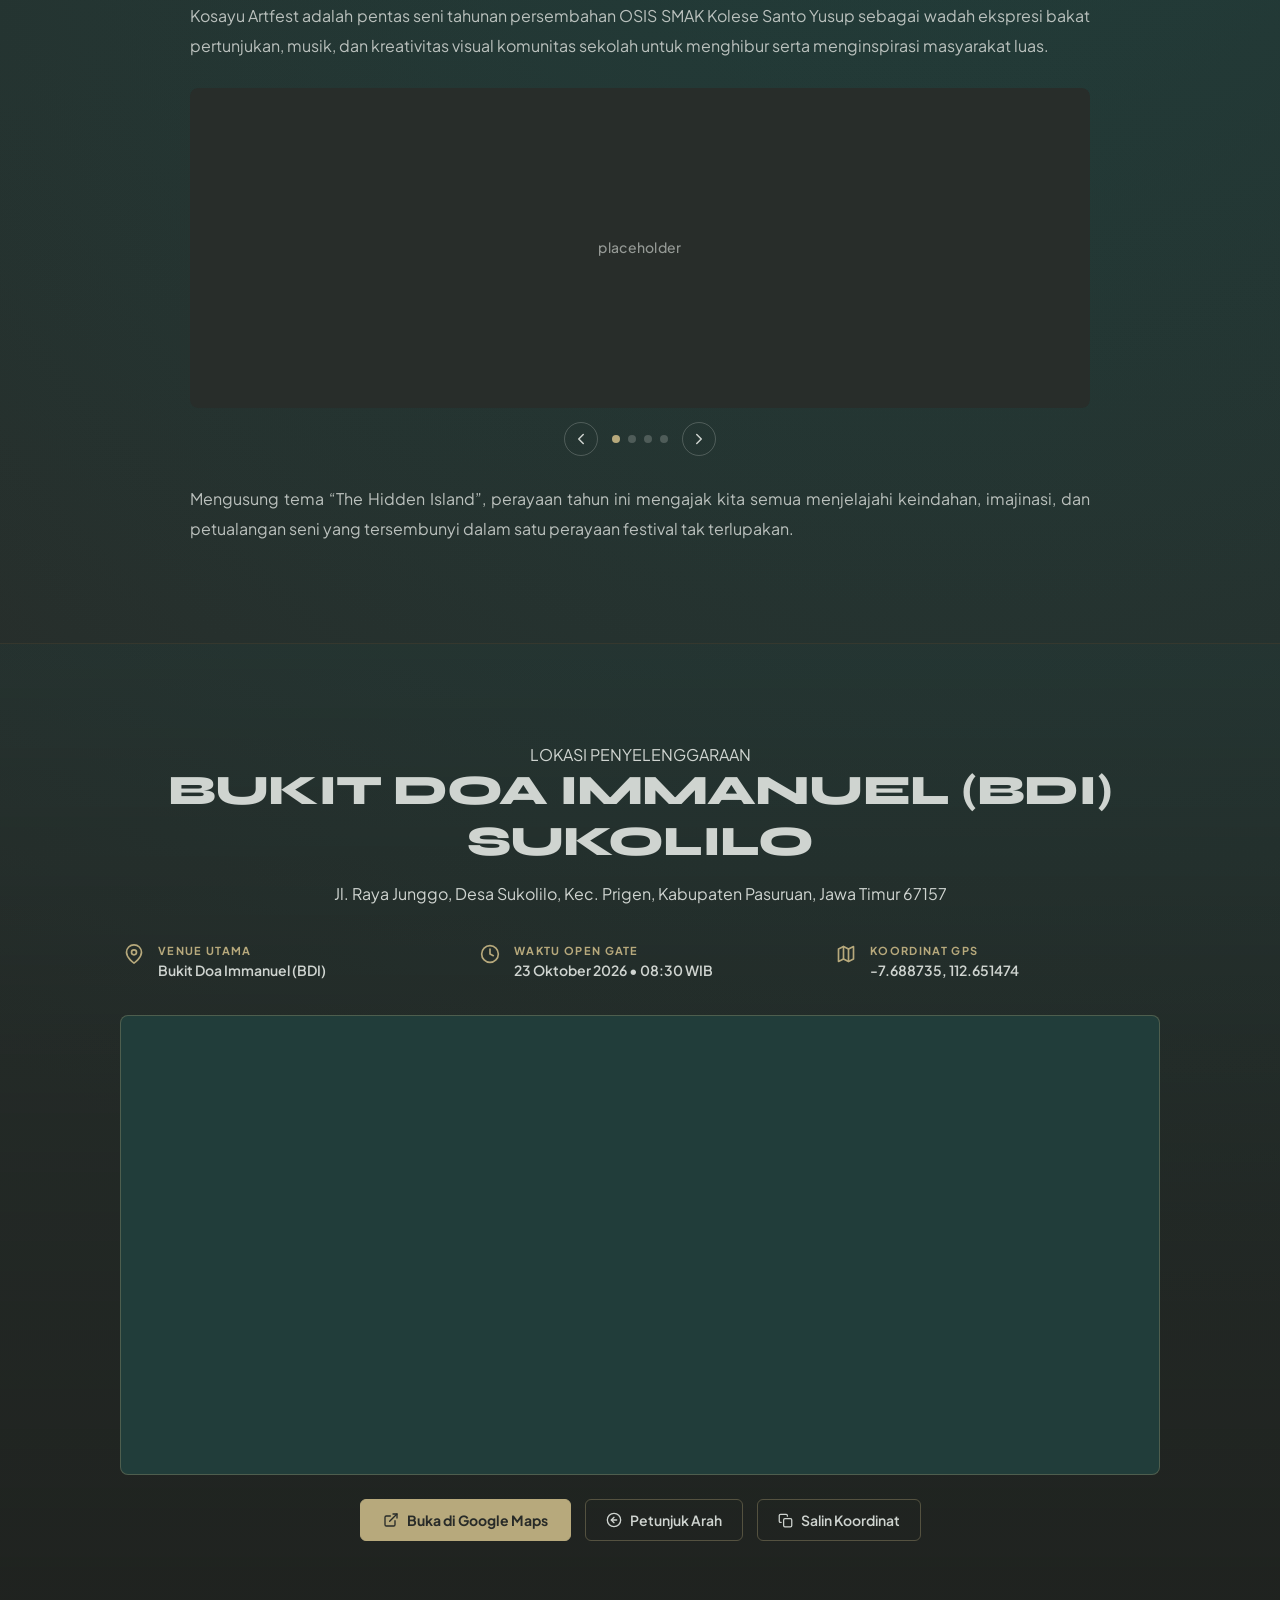
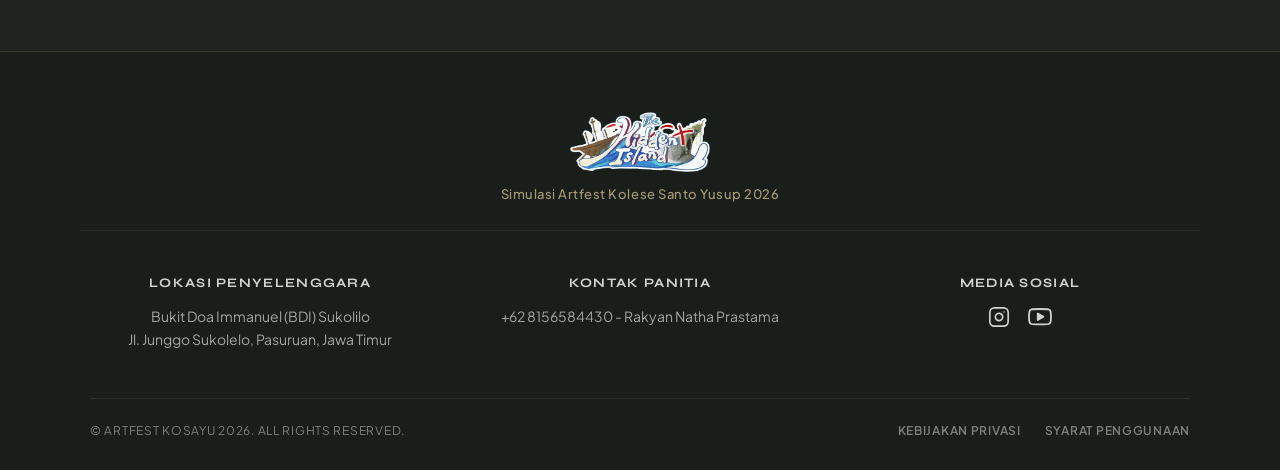
<file: home/index.html>
<!DOCTYPE html>
<html lang="id">
<head>
	<meta charset="UTF-8">
	<meta http-equiv="refresh" content="0; url=../">
	<title>The Hidden Island</title>
	<script>window.location.replace("../");</script>
</head>
<body style="background-color: #282B28; color: #CFD4D0; font-family: sans-serif; display: flex; align-items: center; justify-content: center; height: 100vh; margin: 0;">
	<p>Mengalihkan ke <a href="../" style="color: #B7A97C;">The Hidden Island</a>...</p>
</body>
</html>
</file>
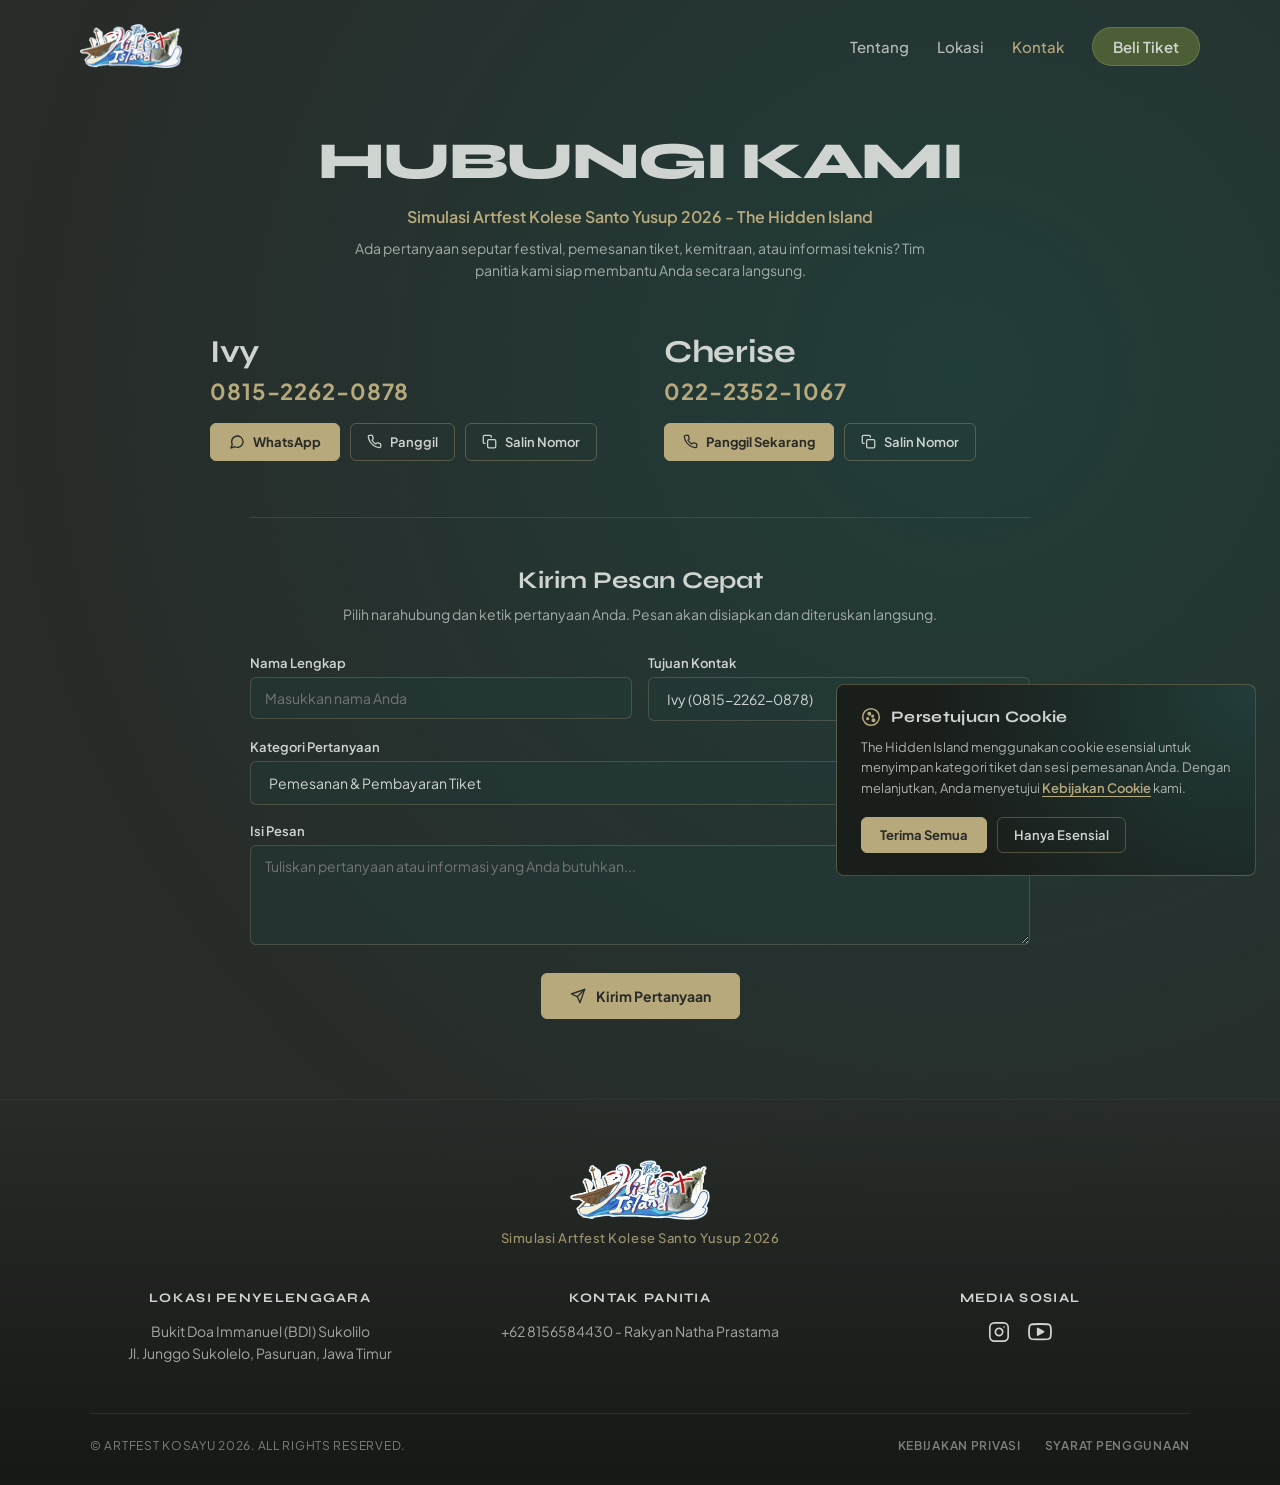
<file: kontak/index.html>
<!DOCTYPE html>
<html lang="id">
<head>
	<meta charset="UTF-8">
	<meta name="viewport" content="width=device-width, initial-scale=1.0">
	<title>Kontak & Layanan Informasi | The Hidden Island</title>
	<link rel="icon" type="image/svg+xml" href="../favicon.svg">
	<link rel="alternate icon" type="image/png" href="../favicon.png">
	<link rel="preconnect" href="https://fonts.googleapis.com">
	<link rel="preconnect" href="https://fonts.gstatic.com" crossorigin>
	<link href="https://fonts.googleapis.com/css2?family=Plus+Jakarta+Sans:wght@400;500;600;700&family=Syne:wght@700;800&display=swap" rel="stylesheet">
	<link rel="stylesheet" href="style.css">
</head>
<body>
	<!-- Fixed Navbar: Identical feature across all pages -->
	<header class="navBar" id="mainNavBar">
		<a href="../index.html" class="logo" aria-label="The Hidden Island">
			<img src="../logo.png" alt="The Hidden Island" class="logoImg">
		</a>
		<div class="navMobileActions">
			<a href="../tiket/index.html" class="navBtnTicketMobile">Beli Tiket</a>
			<button type="button" class="navHamburgerBtn" id="navHamburgerBtn" onclick="toggleMobileNav()" aria-label="Menu Navigasi" aria-expanded="false">
				<span class="hamburgerIcon">
					<span></span>
					<span></span>
					<span></span>
				</span>
			</button>
		</div>
		<nav class="navMenu" id="mainNavMenu">
			<a href="../index.html#tentang" class="navLink" onclick="closeMobileNav()">Tentang</a>
			<a href="../index.html#lokasi" class="navLink" onclick="closeMobileNav()">Lokasi</a>
			<a href="index.html" class="navLink active" onclick="closeMobileNav()">Kontak</a>
			<a href="../tiket/index.html" class="navLink navBtnTicketDesktop">Beli Tiket</a>
		</nav>
	</header>

	<!-- Main Contact Content Section -->
	<main class="contactPage">
		<!-- Header / Title -->
		<div class="contactHeader">
			<h1 class="contactTitle">Hubungi Kami</h1>
			<p class="contactSubtitle">Simulasi Artfest Kolese Santo Yusup 2026 - The Hidden Island</p>
			<p class="contactLead">
				Ada pertanyaan seputar festival, pemesanan tiket, kemitraan, atau informasi teknis? Tim panitia kami siap membantu Anda secara langsung.
			</p>
		</div>

		<!-- Direct Contacts (Open, Seamless, No Box) -->
		<div class="contactListGrid">
			<!-- Contact 1: Ivy -->
			<div class="contactItem">
				<h2 class="contactPersonName">Ivy</h2>
				<div class="contactNumberDisplay">0815-2262-0878</div>
				<div class="contactActions">
					<a href="https://wa.me/6281522620878?text=Halo%20Ivy%2C%20saya%20ingin%20bertanya%20mengenai%20Artfest%20The%20Hidden%20Island%202026." target="_blank" rel="noopener noreferrer" class="btnActionPrimary">
						<svg width="16" height="16" viewBox="0 0 24 24" fill="none" stroke="currentColor" stroke-width="2" stroke-linecap="round" stroke-linejoin="round">
							<path d="M21 11.5a8.38 8.38 0 0 1-.9 3.8 8.5 8.5 0 0 1-7.6 4.7 8.38 8.38 0 0 1-3.8-.9L3 21l1.9-5.7a8.38 8.38 0 0 1-.9-3.8 8.5 8.5 0 0 1 4.7-7.6 8.38 8.38 0 0 1 3.8-.9h.5a8.48 8.48 0 0 1 8 8v.5z"></path>
						</svg>
						<span>WhatsApp</span>
					</a>
					<a href="tel:081522620878" class="btnActionSecondary">
						<svg width="15" height="15" viewBox="0 0 24 24" fill="none" stroke="currentColor" stroke-width="2" stroke-linecap="round" stroke-linejoin="round">
							<path d="M22 16.92v3a2 2 0 0 1-2.18 2 19.79 19.79 0 0 1-8.63-3.07 19.5 19.5 0 0 1-6-6 19.79 19.79 0 0 1-3.07-8.67A2 2 0 0 1 4.11 2h3a2 2 0 0 1 2 1.72 12.84 12.84 0 0 0 .7 2.81 2 2 0 0 1-.45 2.11L8.09 9.91a16 16 0 0 0 6 6l1.27-1.27a2 2 0 0 1 2.11-.45 12.84 12.84 0 0 0 2.81.7A2 2 0 0 1 22 16.92z"></path>
						</svg>
						<span>Panggil</span>
					</a>
					<button type="button" class="btnActionSecondary" onclick="copyContactNumber('081522620878', 'Ivy')">
						<svg width="15" height="15" viewBox="0 0 24 24" fill="none" stroke="currentColor" stroke-width="2" stroke-linecap="round" stroke-linejoin="round">
							<rect x="9" y="9" width="13" height="13" rx="2" ry="2"></rect>
							<path d="M5 15H4a2 2 0 0 1-2-2V4a2 2 0 0 1 2-2h9a2 2 0 0 1 2 2v1"></path>
						</svg>
						<span>Salin Nomor</span>
					</button>
				</div>
			</div>

			<!-- Contact 2: Cherise -->
			<div class="contactItem">
				<h2 class="contactPersonName">Cherise</h2>
				<div class="contactNumberDisplay">022-2352-1067</div>
				<div class="contactActions">
					<a href="tel:02223521067" class="btnActionPrimary">
						<svg width="15" height="15" viewBox="0 0 24 24" fill="none" stroke="currentColor" stroke-width="2" stroke-linecap="round" stroke-linejoin="round">
							<path d="M22 16.92v3a2 2 0 0 1-2.18 2 19.79 19.79 0 0 1-8.63-3.07 19.5 19.5 0 0 1-6-6 19.79 19.79 0 0 1-3.07-8.67A2 2 0 0 1 4.11 2h3a2 2 0 0 1 2 1.72 12.84 12.84 0 0 0 .7 2.81 2 2 0 0 1-.45 2.11L8.09 9.91a16 16 0 0 0 6 6l1.27-1.27a2 2 0 0 1 2.11-.45 12.84 12.84 0 0 0 2.81.7A2 2 0 0 1 22 16.92z"></path>
						</svg>
						<span>Panggil Sekarang</span>
					</a>
					<button type="button" class="btnActionSecondary" onclick="copyContactNumber('02223521067', 'Cherise')">
						<svg width="15" height="15" viewBox="0 0 24 24" fill="none" stroke="currentColor" stroke-width="2" stroke-linecap="round" stroke-linejoin="round">
							<rect x="9" y="9" width="13" height="13" rx="2" ry="2"></rect>
							<path d="M5 15H4a2 2 0 0 1-2-2V4a2 2 0 0 1 2-2h9a2 2 0 0 1 2 2v1"></path>
						</svg>
						<span>Salin Nomor</span>
					</button>
				</div>
			</div>
		</div>

		<!-- Quick Inquiry / Message Form -->
		<section class="inquirySection">
			<h3 class="inquiryTitle">Kirim Pesan Cepat</h3>
			<p class="inquiryDesc">
				Pilih narahubung dan ketik pertanyaan Anda. Pesan akan disiapkan dan diteruskan langsung.
			</p>

			<form class="inquiryForm" onsubmit="handleInquirySubmit(event)">
				<div class="formRowGrid">
					<div class="formField">
						<label for="inquiryName" class="formLabel">Nama Lengkap</label>
						<input type="text" id="inquiryName" class="formInput" placeholder="Masukkan nama Anda" required>
					</div>
					<div class="formField">
						<label for="inquiryTarget" class="formLabel">Tujuan Kontak</label>
						<select id="inquiryTarget" class="formSelect">
							<option value="ivy">Ivy (0815-2262-0878)</option>
							<option value="cherise">Cherise (022-2352-1067)</option>
						</select>
					</div>
				</div>

				<div class="formField">
					<label for="inquiryCategory" class="formLabel">Kategori Pertanyaan</label>
					<select id="inquiryCategory" class="formSelect">
						<option value="Pemesanan & Pembayaran Tiket">Pemesanan & Pembayaran Tiket</option>
						<option value="Lokasi, Akses & Parkir Venue">Lokasi, Akses & Parkir Venue</option>
						<option value="Jadwal Acara & Lineup">Jadwal Acara & Lineup</option>
						<option value="Aturan & Barang Bawaan">Aturan & Barang Bawaan</option>
						<option value="Kemitraan, Sponsor & Media">Kemitraan, Sponsor & Media</option>
						<option value="Lainnya">Lainnya</option>
					</select>
				</div>

				<div class="formField">
					<label for="inquiryMessage" class="formLabel">Isi Pesan</label>
					<textarea id="inquiryMessage" class="formTextarea" placeholder="Tuliskan pertanyaan atau informasi yang Anda butuhkan..." required></textarea>
				</div>

				<button type="submit" class="btnSubmitInquiry">
					<svg width="16" height="16" viewBox="0 0 24 24" fill="none" stroke="currentColor" stroke-width="2" stroke-linecap="round" stroke-linejoin="round">
						<line x1="22" y1="2" x2="11" y2="13"></line>
						<polygon points="22 2 15 22 11 13 2 9 22 2"></polygon>
					</svg>
					<span>Kirim Pertanyaan</span>
				</button>
			</form>
		</section>

		<!-- Copy Toast Element -->
		<div class="copyToast" id="copyToast">Nomor kontak berhasil disalin!</div>
	</main>

	<!-- Main Festival Footer (Reference: Kosayu Invictus 2026) -->
	<footer class="siteFooter">
		<!-- Top Center Event Brand / Logo -->
		<div class="footerTopBrand">
			<a href="../index.html" class="footerLogo" aria-label="The Hidden Island">
				<img src="../logo.png" alt="The Hidden Island" class="footerLogoImg">
			</a>
			<p class="footerSubBrand">Simulasi Artfest Kolese Santo Yusup 2026</p>
		</div>

		<!-- 3-Column Info Row -->
		<div class="footerColumns">
			<!-- Col 1: Lokasi Penyelenggara -->
			<div class="footerCol">
				<h4 class="footerColTitle">LOKASI PENYELENGGARA</h4>
				<p class="footerColText">
					Bukit Doa Immanuel (BDI) Sukolilo<br>
					Jl. Junggo Sukolelo, Pasuruan, Jawa Timur
				</p>
			</div>

			<!-- Col 2: Kontak Panitia -->
			<div class="footerCol">
				<h4 class="footerColTitle">KONTAK PANITIA</h4>
				<p class="footerColText">+62 8156584430 - Rakyan Natha Prastama</p>
			</div>

			<!-- Col 3: Media Sosial -->
			<div class="footerCol">
				<h4 class="footerColTitle">MEDIA SOSIAL</h4>
				<div class="footerSocialIcons">
					<!-- Instagram SVG Icon -->
					<a href="https://instagram.com" target="_blank" rel="noopener noreferrer" class="socialIconLink" aria-label="Instagram">
						<svg width="22" height="22" viewBox="0 0 24 24" fill="none" stroke="currentColor" stroke-width="1.8" stroke-linecap="round" stroke-linejoin="round">
							<rect x="2" y="2" width="20" height="20" rx="5" ry="5"></rect>
							<path d="M16 11.37A4 4 0 1 1 12.63 8 4 4 0 0 1 16 11.37z"></path>
							<line x1="17.5" y1="6.5" x2="17.51" y2="6.5"></line>
						</svg>
					</a>
					<!-- YouTube SVG Icon -->
					<a href="https://youtube.com" target="_blank" rel="noopener noreferrer" class="socialIconLink" aria-label="YouTube">
						<svg width="24" height="24" viewBox="0 0 24 24" fill="none" stroke="currentColor" stroke-width="1.8" stroke-linecap="round" stroke-linejoin="round">
							<path d="M22.54 6.42a2.78 2.78 0 0 0-1.94-2C18.88 4 12 4 12 4s-6.88 0-8.6.46a2.78 2.78 0 0 0-1.94 2A29 29 0 0 0 1 11.75a29 29 0 0 0 .46 5.33A2.78 2.78 0 0 0 3.4 19c1.72.46 8.6.46 8.6.46s6.88 0 8.6-.46a2.78 2.78 0 0 0 1.94-2 29 29 0 0 0 .46-5.25 29 29 0 0 0-.46-5.33z"></path>
							<polygon points="9.75 15.02 15.5 11.75 9.75 8.48 9.75 15.02" fill="currentColor"></polygon>
						</svg>
					</a>
				</div>
			</div>
		</div>

		<!-- Bottom Copyright Bar -->
		<div class="footerBottomBar">
			<div class="footerCopyright">
				© ARTFEST KOSAYU 2026. ALL RIGHTS RESERVED.
			</div>
			<div class="footerLegalLinks">
				<a href="../legal/index.html#privasi" class="legalLink">KEBIJAKAN PRIVASI</a>
				<a href="../legal/index.html#syarat" class="legalLink">SYARAT PENGGUNAAN</a>
			</div>
		</div>
	</footer>

	<!-- Navbar scroll & interactions script -->
	<script>
		// Navbar sticky scroll feature
		const navBar = document.getElementById('mainNavBar');
		function handleNavScroll() {
			if (window.scrollY > 20) {
				navBar.classList.add('scrolled');
			} else {
				navBar.classList.remove('scrolled');
			}
		}
		window.addEventListener('scroll', handleNavScroll);
		handleNavScroll();

		// Copy contact number with toast notification
		let toastTimer = null;
		function copyContactNumber(number, name) {
			if (navigator.clipboard && navigator.clipboard.writeText) {
				navigator.clipboard.writeText(number).then(() => {
					showToast('Nomor ' + name + ' (' + number + ') berhasil disalin ke papan klip!');
				}).catch(() => {
					fallbackCopy(number, name);
				});
			} else {
				fallbackCopy(number, name);
			}
		}

		function fallbackCopy(text, name) {
			const tempInput = document.createElement('input');
			tempInput.value = text;
			document.body.appendChild(tempInput);
			tempInput.select();
			document.execCommand('copy');
			document.body.removeChild(tempInput);
			showToast('Nomor ' + name + ' (' + text + ') berhasil disalin ke papan klip!');
		}

		function showToast(msg) {
			const toast = document.getElementById('copyToast');
			if (!toast) return;
			toast.textContent = msg;
			toast.classList.add('show');
			clearTimeout(toastTimer);
			toastTimer = setTimeout(() => {
				toast.classList.remove('show');
			}, 3000);
		}

		// Quick inquiry form dispatch
		function handleInquirySubmit(e) {
			e.preventDefault();
			const name = document.getElementById('inquiryName').value.trim();
			const contactTarget = document.getElementById('inquiryTarget').value;
			const category = document.getElementById('inquiryCategory').value;
			const message = document.getElementById('inquiryMessage').value.trim();

			if (!name || !message) {
				alert('Harap lengkapi nama dan pesan Anda.');
				return;
			}

			try {
				const now = new Date();
				const dateStr = now.toLocaleDateString('id-ID', { day: 'numeric', month: 'short', year: 'numeric' }) + ', ' +
					String(now.getHours()).padStart(2, '0') + ':' + String(now.getMinutes()).padStart(2, '0');
				const inquiryRecord = {
					date: dateStr,
					target: contactTarget === 'cherise' ? 'Cherise' : 'Ivy',
					name: name,
					category: category,
					message: message,
					status: 'Terkirim'
				};
				const savedInquiries = JSON.parse(localStorage.getItem('hiddenIslandInquiries') || '[]');
				savedInquiries.unshift(inquiryRecord);
				localStorage.setItem('hiddenIslandInquiries', JSON.stringify(savedInquiries));
			} catch(err) {
				console.log(err);
			}

			if (contactTarget === 'cherise') {
				// Cherise is telephone
				alert('Mengarahkan ke panggilan telepon untuk Cherise (022-2352-1067)...');
				window.location.href = 'tel:02223521067';
			} else {
				// Ivy has WhatsApp
				const text = 'Halo Ivy, saya ' + name + '.\n' +
					'Kategori: ' + category + '\n' +
					'Pesan: ' + message + '\n\n' +
					'(Dikirim dari formulir Kontak The Hidden Island 2026)';
				const waUrl = 'https://wa.me/6281522620878?text=' + encodeURIComponent(text);
				window.open(waUrl, '_blank');
			}
		}

		// Mobile Navigation Toggle
		function toggleMobileNav() {
			const menu = document.getElementById('mainNavMenu');
			const btn = document.getElementById('navHamburgerBtn');
			if (!menu || !btn) return;
			const isOpen = menu.classList.toggle('open');
			btn.classList.toggle('active', isOpen);
			btn.setAttribute('aria-expanded', isOpen ? 'true' : 'false');
		}

		function closeMobileNav() {
			const menu = document.getElementById('mainNavMenu');
			const btn = document.getElementById('navHamburgerBtn');
			if (menu) menu.classList.remove('open');
			if (btn) {
				btn.classList.remove('active');
				btn.setAttribute('aria-expanded', 'false');
			}
		}

		document.addEventListener('click', (e) => {
			const nav = document.getElementById('mainNavBar');
			const menu = document.getElementById('mainNavMenu');
			if (nav && menu && menu.classList.contains('open')) {
				if (!nav.contains(e.target)) {
					closeMobileNav();
				}
			}
		});
	</script>
	<script src="../shared/cookie-consent.js"></script>
</body>
</html>
</file>
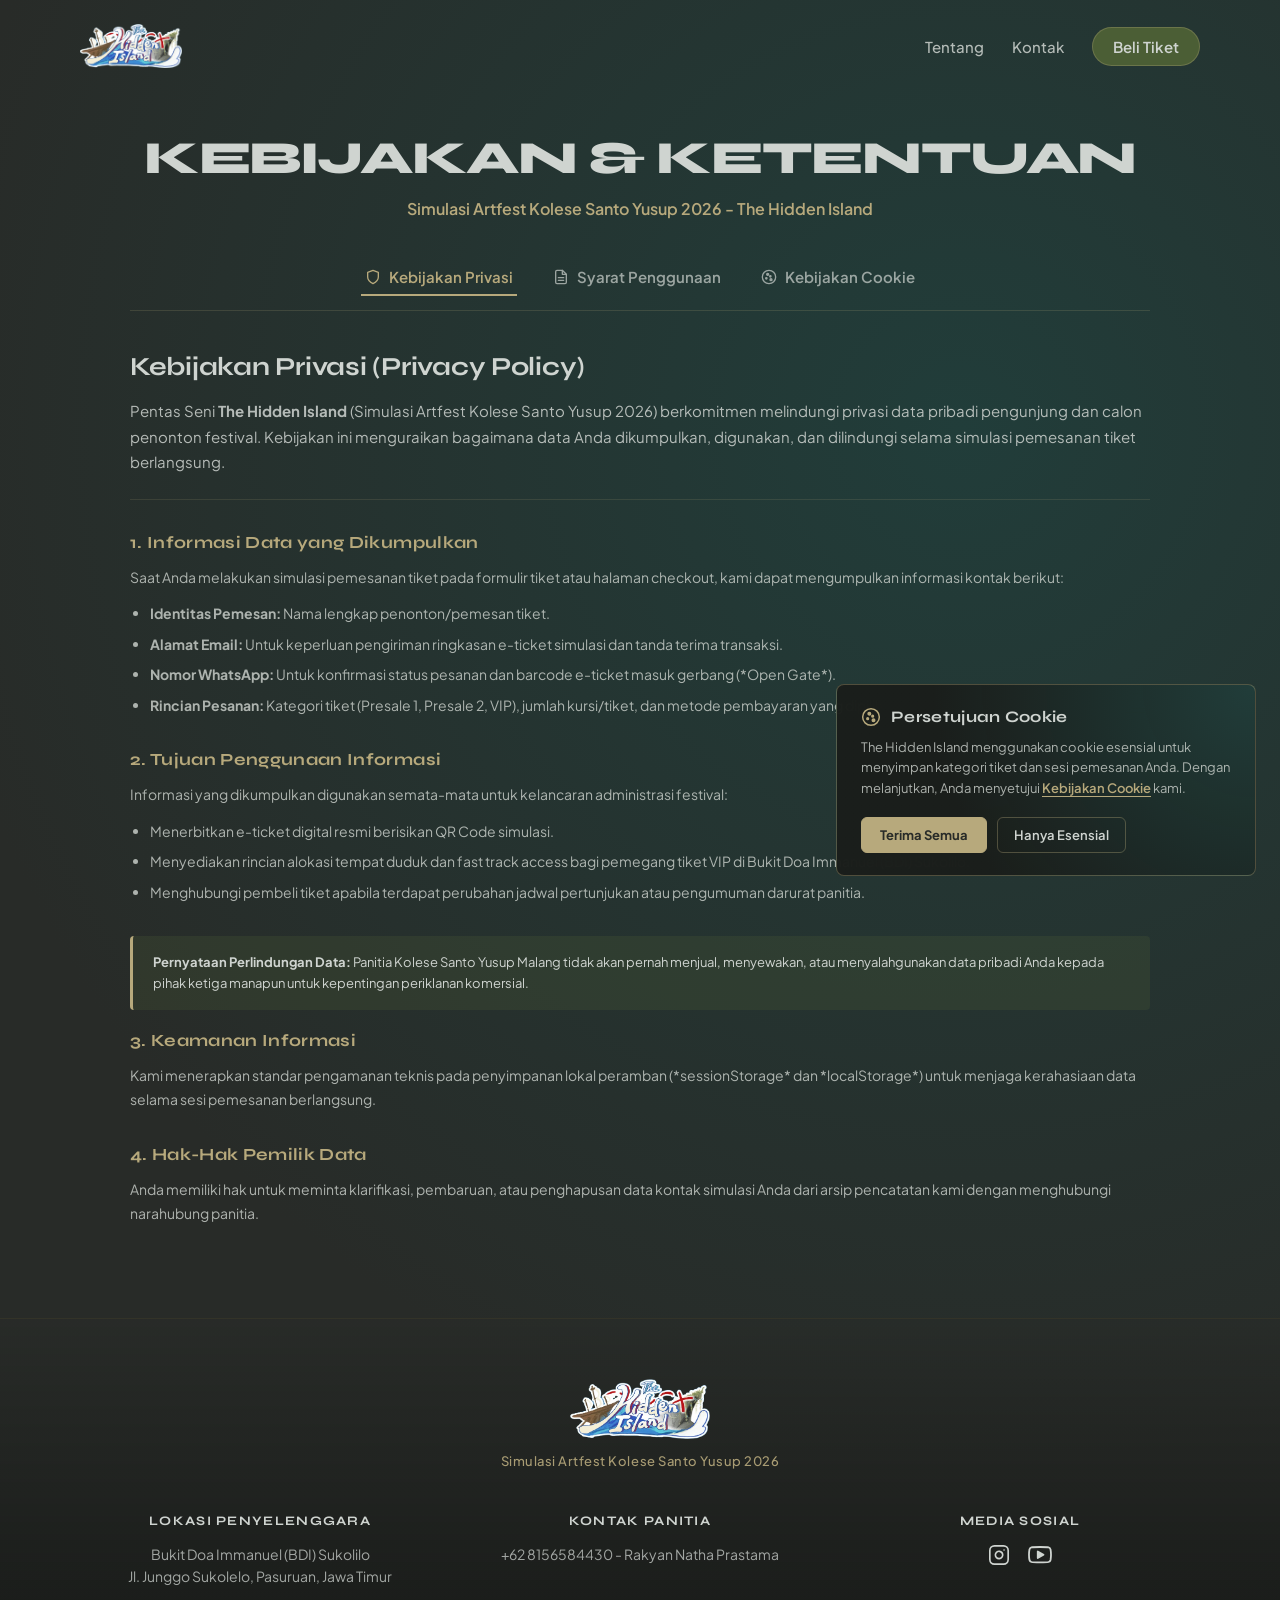
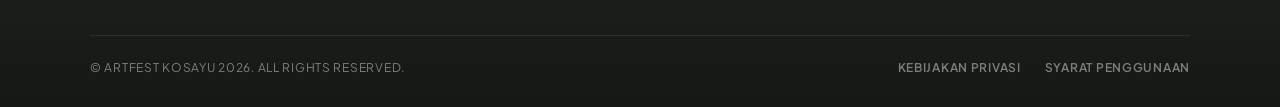
<file: legal/index.html>
<!DOCTYPE html>
<html lang="id">
<head>
	<meta charset="UTF-8">
	<meta name="viewport" content="width=device-width, initial-scale=1.0">
	<title>Kebijakan Privasi & Syarat Ketentuan | The Hidden Island</title>
	<link rel="icon" type="image/svg+xml" href="../favicon.svg">
	<link rel="alternate icon" type="image/png" href="../favicon.png">
	<link rel="preconnect" href="https://fonts.googleapis.com">
	<link rel="preconnect" href="https://fonts.gstatic.com" crossorigin>
	<link href="https://fonts.googleapis.com/css2?family=Plus+Jakarta+Sans:wght@400;500;600;700&family=Syne:wght@700;800&display=swap" rel="stylesheet">
	<link rel="stylesheet" href="style.css">
</head>
<body>
	<!-- Fixed Navbar: Sits transparent at top, follows on scroll with shade & shadow -->
	<header class="navBar" id="mainNavBar">
		<a href="../index.html" class="logo" aria-label="The Hidden Island">
			<img src="../logo.png" alt="The Hidden Island" class="logoImg">
		</a>
		<div class="navMobileActions">
			<a href="../tiket/index.html" class="navBtnTicketMobile">Beli Tiket</a>
			<button type="button" class="navHamburgerBtn" id="navHamburgerBtn" onclick="toggleMobileNav()" aria-label="Menu Navigasi" aria-expanded="false">
				<span class="hamburgerIcon">
					<span></span>
					<span></span>
					<span></span>
				</span>
			</button>
		</div>
		<nav class="navMenu" id="mainNavMenu">
			<a href="../index.html#tentang" class="navLink" onclick="closeMobileNav()">Tentang</a>
			<a href="../kontak/index.html" class="navLink" onclick="closeMobileNav()">Kontak</a>
			<a href="../tiket/index.html" class="navLink navBtnTicketDesktop">Beli Tiket</a>
		</nav>
	</header>

	<!-- Main Legal Content Section -->
	<main class="legalPage">
		<div class="legalHeader">
			<h1 class="legalTitle">Kebijakan & Ketentuan</h1>
			<p class="legalSubtitle">Simulasi Artfest Kolese Santo Yusup 2026 - The Hidden Island</p>
		</div>

		<!-- Interactive Tabs Navigation -->
		<div class="legalTabsNav" role="tablist">
			<button type="button" class="tabBtn active" id="btn-privasi" onclick="switchLegalTab('privasi')">
				<svg width="16" height="16" viewBox="0 0 24 24" fill="none" stroke="currentColor" stroke-width="2" stroke-linecap="round" stroke-linejoin="round">
					<path d="M12 22s8-4 8-10V5l-8-3-8 3v7c0 6 8 10 8 10z"></path>
				</svg>
				<span>Kebijakan Privasi</span>
			</button>
			<button type="button" class="tabBtn" id="btn-syarat" onclick="switchLegalTab('syarat')">
				<svg width="16" height="16" viewBox="0 0 24 24" fill="none" stroke="currentColor" stroke-width="2" stroke-linecap="round" stroke-linejoin="round">
					<path d="M14 2H6a2 2 0 0 0-2 2v16a2 2 0 0 0 2 2h12a2 2 0 0 0 2-2V8z"></path>
					<polyline points="14 2 14 8 20 8"></polyline>
					<line x1="16" y1="13" x2="8" y2="13"></line>
					<line x1="16" y1="17" x2="8" y2="17"></line>
				</svg>
				<span>Syarat Penggunaan</span>
			</button>
			<button type="button" class="tabBtn" id="btn-cookie" onclick="switchLegalTab('cookie')">
				<svg width="16" height="16" viewBox="0 0 24 24" fill="none" stroke="currentColor" stroke-width="2" stroke-linecap="round" stroke-linejoin="round">
					<circle cx="12" cy="12" r="10"></circle>
					<circle cx="10" cy="8" r="1.5" fill="currentColor"></circle>
					<circle cx="14" cy="11" r="1" fill="currentColor"></circle>
					<circle cx="8" cy="14" r="1" fill="currentColor"></circle>
					<circle cx="15" cy="16" r="1.5" fill="currentColor"></circle>
				</svg>
				<span>Kebijakan Cookie</span>
			</button>
		</div>

		<!-- Document Content Box -->
		<div class="legalContentBox">
			<!-- PANEL 1: KEBIJAKAN PRIVASI -->
			<div class="tabPanel active" id="panel-privasi">
				<h2 class="docHeading">Kebijakan Privasi (Privacy Policy)</h2>
				<p class="docLead">
					Pentas Seni <strong>The Hidden Island</strong> (Simulasi Artfest Kolese Santo Yusup 2026) berkomitmen melindungi privasi data pribadi pengunjung dan calon penonton festival. Kebijakan ini menguraikan bagaimana data Anda dikumpulkan, digunakan, dan dilindungi selama simulasi pemesanan tiket berlangsung.
				</p>

				<div class="legalSection">
					<h3 class="sectionTitle">1. Informasi Data yang Dikumpulkan</h3>
					<p class="sectionBody">
						Saat Anda melakukan simulasi pemesanan tiket pada formulir tiket atau halaman checkout, kami dapat mengumpulkan informasi kontak berikut:
					</p>
					<ul class="legalList">
						<li><strong>Identitas Pemesan:</strong> Nama lengkap penonton/pemesan tiket.</li>
						<li><strong>Alamat Email:</strong> Untuk keperluan pengiriman ringkasan e-ticket simulasi dan tanda terima transaksi.</li>
						<li><strong>Nomor WhatsApp:</strong> Untuk konfirmasi status pesanan dan barcode e-ticket masuk gerbang (*Open Gate*).</li>
						<li><strong>Rincian Pesanan:</strong> Kategori tiket (Presale 1, Presale 2, VIP), jumlah kursi/tiket, dan metode pembayaran yang dipilih.</li>
					</ul>
				</div>

				<div class="legalSection">
					<h3 class="sectionTitle">2. Tujuan Penggunaan Informasi</h3>
					<p class="sectionBody">
						Informasi yang dikumpulkan digunakan semata-mata untuk kelancaran administrasi festival:
					</p>
					<ul class="legalList">
						<li>Menerbitkan e-ticket digital resmi berisikan QR Code simulasi.</li>
						<li>Menyediakan rincian alokasi tempat duduk dan fast track access bagi pemegang tiket VIP di Bukit Doa Immanuel (BDI) Sukolilo.</li>
						<li>Menghubungi pembeli tiket apabila terdapat perubahan jadwal pertunjukan atau pengumuman darurat panitia.</li>
					</ul>
				</div>

				<div class="legalCallout">
					<strong>Pernyataan Perlindungan Data:</strong> Panitia Kolese Santo Yusup Malang tidak akan pernah menjual, menyewakan, atau menyalahgunakan data pribadi Anda kepada pihak ketiga manapun untuk kepentingan periklanan komersial.
				</div>

				<div class="legalSection">
					<h3 class="sectionTitle">3. Keamanan Informasi</h3>
					<p class="sectionBody">
						Kami menerapkan standar pengamanan teknis pada penyimpanan lokal peramban (*sessionStorage* dan *localStorage*) untuk menjaga kerahasiaan data selama sesi pemesanan berlangsung.
					</p>
				</div>

				<div class="legalSection">
					<h3 class="sectionTitle">4. Hak-Hak Pemilik Data</h3>
					<p class="sectionBody">
						Anda memiliki hak untuk meminta klarifikasi, pembaruan, atau penghapusan data kontak simulasi Anda dari arsip pencatatan kami dengan menghubungi narahubung panitia.
					</p>
				</div>
			</div>

			<!-- PANEL 2: SYARAT PENGGUNAAN -->
			<div class="tabPanel" id="panel-syarat">
				<h2 class="docHeading">Syarat Penggunaan (Terms of Service)</h2>
				<p class="docLead">
					Selamat datang di portal tiket resmi <strong>The Hidden Island 2026</strong>. Dengan mengakses situs ini, memesan tiket, atau menghadiri simulasi festival, Anda menyetujui seluruh syarat dan ketentuan yang ditetapkan oleh panitia Artfest Kolese Santo Yusup Malang.
				</p>

				<div class="legalSection">
					<h3 class="sectionTitle">1. Ketentuan Pembelian & Batas Kuota</h3>
					<p class="sectionBody">
						Pemesanan tiket festival tunduk pada ketentuan berikut:
					</p>
					<ul class="legalList">
						<li>Setiap transaksi dibatasi maksimal <strong>5 (lima) tiket</strong> untuk mencegah penimbunan tiket tidak resmi.</li>
						<li>Kategori harga tiket resmi: <strong>Presale 1</strong> (Rp 75.000), <strong>Presale 2</strong> (Rp 90.000), dan <strong>VIP</strong> (Rp 110.000).</li>
						<li>Tiket resmi hanya diterbitkan melalui situs web simulasi ini. Panitia tidak bertanggung jawab atas tiket yang diperoleh melalui perantara tidak resmi.</li>
					</ul>
				</div>

				<div class="legalSection">
					<h3 class="sectionTitle">2. Hak Akses Kategori Tiket</h3>
					<p class="sectionBody">
						Masing-masing kategori tiket memberikan fasilitas berbeda:
					</p>
					<ul class="legalList">
						<li><strong>Presale 1 & 2:</strong> Akses penuh ke seluruh panggung festival musik & teater, official event wristband, festival map, instalasi seni interaktif, serta free welcome drink & sticker pack.</li>
						<li><strong>VIP:</strong> Mendapatkan seluruh keuntungan Presale ditambah <em>front row seats</em> (barisan kursi terdepan), <em>fast track entry</em> (jalur khusus tanpa antrean), dan akses ke <em>waiting room / VIP lounge</em>.</li>
					</ul>
				</div>

				<div class="legalSection">
					<h3 class="sectionTitle">3. Kebijakan Pembatalan & Pemindahtanganan</h3>
					<p class="sectionBody">
						Tiket yang telah berhasil dibayarkan bersifat <strong>Non-Refundable</strong> (tidak dapat diuangkan kembali). Namun, penonton dapat memindahtangankan tiket kepada orang lain dengan membawa bukti konfirmasi WhatsApp resmi dari panitia.
					</p>
				</div>

				<div class="legalSection">
					<h3 class="sectionTitle">4. Tata Tertib Penyelenggaraan di Bukit Doa Immanuel</h3>
					<p class="sectionBody">
						Seluruh penonton wajib mematuhi norma dan peraturan keamanan di lokasi acara <strong>Bukit Doa Immanuel (BDI) Sukolilo, Pasuruan, Jawa Timur</strong>:
					</p>
					<ul class="legalList">
						<li>Dilarang membawa senjata tajam, kembang api/flare, minuman keras, atau obat-obatan terlarang.</li>
						<li>Wajib menjaga kebersihan dan membuang sampah pada tempat yang disediakan di area bukit doa.</li>
						<li>Panitia berhak menolak masuk atau mengeluarkan pengunjung yang melakukan tindakan onar atau membahayakan kenyamanan umum.</li>
					</ul>
				</div>

				<div class="legalCallout">
					<strong>Peringatan Keamanan:</strong> Open Gate festival dibuka pada tanggal <strong>23 Oktober 2026 pukul 08:30 WIB</strong>. Harap hadir tepat waktu untuk proses penukaran wristband di pintu masuk.
				</div>
			</div>

			<!-- PANEL 3: KEBIJAKAN COOKIE -->
			<div class="tabPanel" id="panel-cookie">
				<h2 class="docHeading">Kebijakan Cookie (Cookie Policy)</h2>
				<p class="docLead">
					Situs web <strong>The Hidden Island</strong> menggunakan cookie dan teknologi penyimpanan peramban lokal untuk memastikan Anda mendapatkan pengalaman terbaik dan lancar saat memesan tiket acara seni kami.
				</p>

				<div class="legalSection">
					<h3 class="sectionTitle">1. Apa itu Cookie?</h3>
					<p class="sectionBody">
						Cookie adalah berkas data kecil yang disimpan di perangkat atau peramban (*browser*) Anda saat mengunjungi sebuah situs. Cookie memungkinkan situs mengingat informasi tertentu (seperti isi formulir tiket yang sedang diisi atau pilihan mata uang) sehingga Anda tidak perlu memasukkannya berulang kali.
					</p>
				</div>

				<div class="legalSection">
					<h3 class="sectionTitle">2. Klasifikasi Cookie yang Kami Gunakan</h3>
					<p class="sectionBody">
						Kami mengelompokkan cookie menjadi kategori berikut:
					</p>
					<table class="cookieTable">
						<thead>
							<tr>
								<th>Jenis Cookie</th>
								<th>Fungsi & Kegunaan</th>
								<th>Durasi</th>
							</tr>
						</thead>
						<tbody>
							<tr>
								<td><strong>Cookie Esensial (Wajib)</strong></td>
								<td>Menyimpan tiket yang dipilih (Presale 1/2/VIP), jumlah pesanan, dan data pemesan yang dialirkan dari halaman tiket ke checkout.</td>
								<td>Sesi (Berakhir saat browser ditutup)</td>
							</tr>
							<tr>
								<td><strong>Cookie Preferensi</strong></td>
								<td>Mengingat preferensi mata uang yang Anda pilih (IDR atau USD) dan status persetujuan banner cookie.</td>
								<td>1 Tahun</td>
							</tr>
							<tr>
								<td><strong>Cookie Kinerja</strong></td>
								<td>Menghitung waktu hitung mundur (*countdown timer*) secara akurat dan status buka/tutup formulir dialog.</td>
								<td>Sesi</td>
							</tr>
						</tbody>
					</table>
				</div>

				<div class="legalSection">
					<h3 class="sectionTitle">3. Mengatur dan Menolak Cookie</h3>
					<p class="sectionBody">
						Anda memiliki kontrol penuh atas penggunaan cookie:
					</p>
					<ul class="legalList">
						<li>Anda dapat memilih <strong>"Hanya Esensial"</strong> pada Banner Persetujuan Cookie di bagian bawah layar jika hanya ingin mengizinkan fungsi pemesanan dasar.</li>
						<li>Anda dapat menghapus atau memblokir cookie kapan saja melalui menu Pengaturan (*Settings*) pada peramban web Anda (Google Chrome, Apple Safari, Mozilla Firefox, atau Microsoft Edge).</li>
					</ul>
					<p class="sectionBody">
						<em>Catatan: Menonaktifkan cookie esensial secara menyeluruh di peramban dapat menyebabkan formulir checkout tidak dapat membaca kategori tiket yang sebelumnya Anda pilih.</em>
					</p>
				</div>

				<div class="legalCallout">
					<strong>Butuh Bantuan Teknis Cookie?</strong> Jika Anda mengalami kendala saat mengisi formulir atau ingin menghapus cookie tersimpan, silakan hubungi tim IT festival melalui panitia pelaksana.
				</div>
			</div>
		</div>
	</main>

	<!-- Main Festival Footer (Reference: Kosayu Invictus 2026) -->
	<footer class="siteFooter" id="kontak">
		<!-- Top Center Event Brand / Logo -->
		<div class="footerTopBrand">
			<a href="../index.html" class="footerLogo" aria-label="The Hidden Island">
				<img src="../logo.png" alt="The Hidden Island" class="footerLogoImg">
			</a>
			<p class="footerSubBrand">Simulasi Artfest Kolese Santo Yusup 2026</p>
		</div>

		<!-- 3-Column Info Row -->
		<div class="footerColumns">
			<!-- Col 1: Lokasi Penyelenggara -->
			<div class="footerCol">
				<h4 class="footerColTitle">LOKASI PENYELENGGARA</h4>
				<p class="footerColText">
					Bukit Doa Immanuel (BDI) Sukolilo<br>
					Jl. Junggo Sukolelo, Pasuruan, Jawa Timur
				</p>
			</div>

			<!-- Col 2: Kontak Panitia -->
			<div class="footerCol">
				<h4 class="footerColTitle">KONTAK PANITIA</h4>
				<p class="footerColText">+62 8156584430 - Rakyan Natha Prastama</p>
			</div>

			<!-- Col 3: Media Sosial -->
			<div class="footerCol">
				<h4 class="footerColTitle">MEDIA SOSIAL</h4>
				<div class="footerSocialIcons">
					<!-- Instagram SVG Icon -->
					<a href="https://instagram.com" target="_blank" rel="noopener noreferrer" class="socialIconLink" aria-label="Instagram">
						<svg width="22" height="22" viewBox="0 0 24 24" fill="none" stroke="currentColor" stroke-width="1.8" stroke-linecap="round" stroke-linejoin="round">
							<rect x="2" y="2" width="20" height="20" rx="5" ry="5"></rect>
							<path d="M16 11.37A4 4 0 1 1 12.63 8 4 4 0 0 1 16 11.37z"></path>
							<line x1="17.5" y1="6.5" x2="17.51" y2="6.5"></line>
						</svg>
					</a>
					<!-- YouTube SVG Icon -->
					<a href="https://youtube.com" target="_blank" rel="noopener noreferrer" class="socialIconLink" aria-label="YouTube">
						<svg width="24" height="24" viewBox="0 0 24 24" fill="none" stroke="currentColor" stroke-width="1.8" stroke-linecap="round" stroke-linejoin="round">
							<path d="M22.54 6.42a2.78 2.78 0 0 0-1.94-2C18.88 4 12 4 12 4s-6.88 0-8.6.46a2.78 2.78 0 0 0-1.94 2A29 29 0 0 0 1 11.75a29 29 0 0 0 .46 5.33A2.78 2.78 0 0 0 3.4 19c1.72.46 8.6.46 8.6.46s6.88 0 8.6-.46a2.78 2.78 0 0 0 1.94-2 29 29 0 0 0 .46-5.25 29 29 0 0 0-.46-5.33z"></path>
							<polygon points="9.75 15.02 15.5 11.75 9.75 8.48 9.75 15.02" fill="currentColor"></polygon>
						</svg>
					</a>
				</div>
			</div>
		</div>

		<!-- Bottom Copyright Bar -->
		<div class="footerBottomBar">
			<div class="footerCopyright">
				© ARTFEST KOSAYU 2026. ALL RIGHTS RESERVED.
			</div>
			<div class="footerLegalLinks">
				<a href="#privasi" class="legalLink" onclick="switchLegalTab('privasi')">KEBIJAKAN PRIVASI</a>
				<a href="#syarat" class="legalLink" onclick="switchLegalTab('syarat')">SYARAT PENGGUNAAN</a>
			</div>
		</div>
	</footer>

	<script>
		// Tab Switching Logic
		function switchLegalTab(tabName) {
			const validTabs = ['privasi', 'syarat', 'cookie'];
			if (!validTabs.includes(tabName)) tabName = 'privasi';

			// Remove active class from all buttons and panels
			document.querySelectorAll('.tabBtn').forEach(btn => btn.classList.remove('active'));
			document.querySelectorAll('.tabPanel').forEach(panel => panel.classList.remove('active'));

			// Activate chosen tab and panel
			const activeBtn = document.getElementById('btn-' + tabName);
			const activePanel = document.getElementById('panel-' + tabName);
			if (activeBtn) activeBtn.classList.add('active');
			if (activePanel) activePanel.classList.add('active');

			// Update hash in URL smoothly without jump
			if (history.pushState) {
				history.pushState(null, null, '#' + tabName);
			} else {
				location.hash = '#' + tabName;
			}

			// Scroll tab into view if on mobile
			if (window.innerWidth < 768) {
				activeBtn.scrollIntoView({ behavior: 'smooth', block: 'nearest' });
			}
		}

		// Read URL hash on load (e.g. #cookie, #syarat, #privasi)
		window.addEventListener('DOMContentLoaded', () => {
			const hash = window.location.hash.replace('#', '').toLowerCase();
			if (hash === 'syarat' || hash === 'terms') {
				switchLegalTab('syarat');
			} else if (hash === 'cookie' || hash === 'cookies') {
				switchLegalTab('cookie');
			} else {
				switchLegalTab('privasi');
			}
		});

		// Dynamic Navbar: Stays in place, adds shade and shadow when scrolling
		const mainNavBar = document.getElementById('mainNavBar') || document.querySelector('.navBar');

		function handleNavbarScroll() {
			if (!mainNavBar) return;
			if (window.scrollY > 20) {
				mainNavBar.classList.add('scrolled');
			} else {
				mainNavBar.classList.remove('scrolled');
			}
		}

		window.addEventListener('scroll', handleNavbarScroll, { passive: true });
		handleNavbarScroll();

		// Mobile Navigation Toggle
		function toggleMobileNav() {
			const menu = document.getElementById('mainNavMenu');
			const btn = document.getElementById('navHamburgerBtn');
			if (!menu || !btn) return;
			const isOpen = menu.classList.toggle('open');
			btn.classList.toggle('active', isOpen);
			btn.setAttribute('aria-expanded', isOpen ? 'true' : 'false');
		}

		function closeMobileNav() {
			const menu = document.getElementById('mainNavMenu');
			const btn = document.getElementById('navHamburgerBtn');
			if (menu) menu.classList.remove('open');
			if (btn) {
				btn.classList.remove('active');
				btn.setAttribute('aria-expanded', 'false');
			}
		}

		document.addEventListener('click', (e) => {
			const nav = document.getElementById('mainNavBar');
			const menu = document.getElementById('mainNavMenu');
			if (nav && menu && menu.classList.contains('open')) {
				if (!nav.contains(e.target)) {
					closeMobileNav();
				}
			}
		});
	</script>
	<script src="../shared/cookie-consent.js"></script>
</body>
</html>
</file>
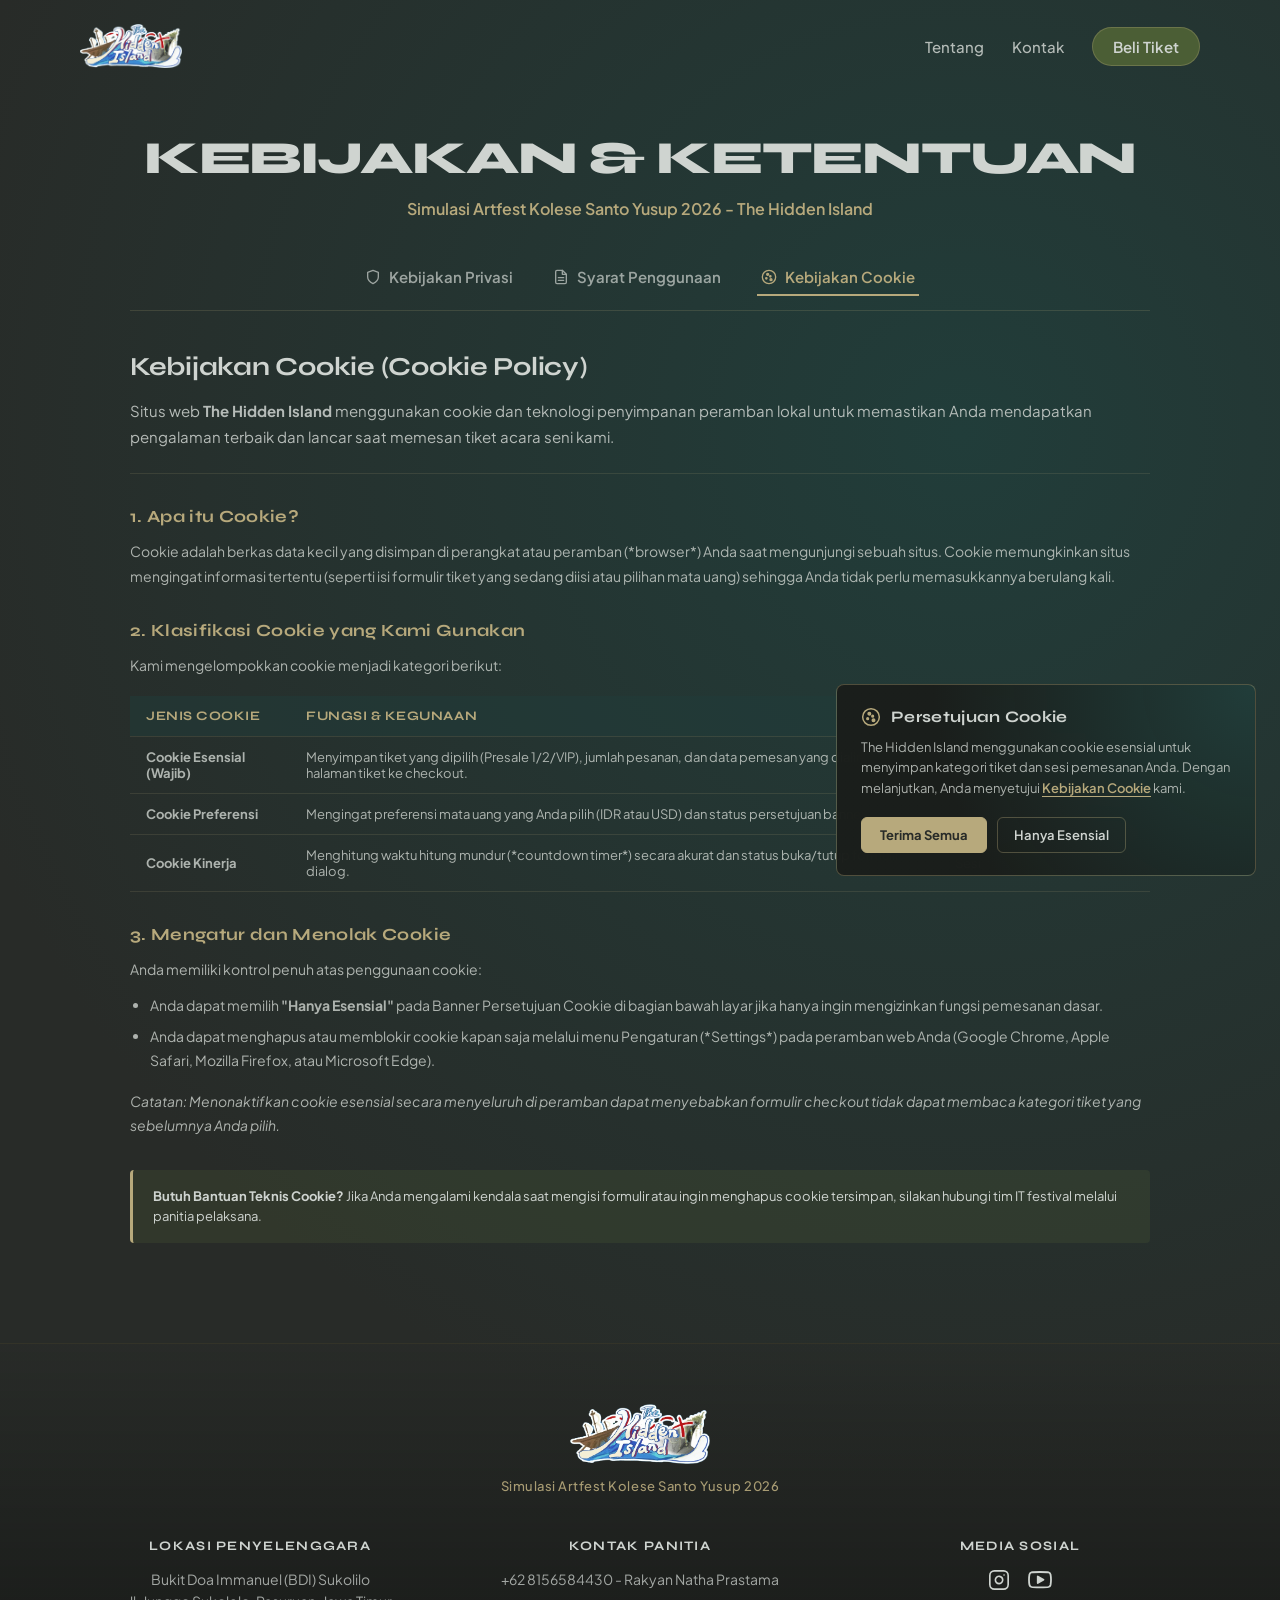
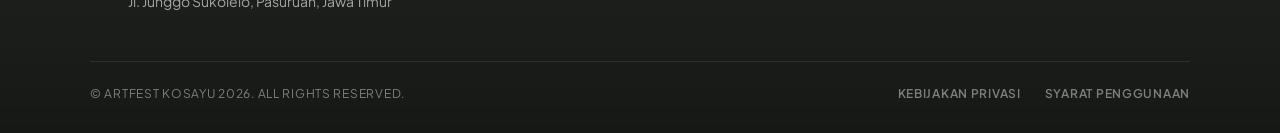
<file: legal/cookies.html>
<!DOCTYPE html>
<html lang="id">
<head>
	<meta charset="UTF-8">
	<meta http-equiv="refresh" content="0; url=index.html#cookie">
	<title>Kebijakan Cookie - The Hidden Island</title>
</head>
<body>
	<p>Mengalihkan ke <a href="index.html#cookie">Kebijakan Cookie</a>...</p>
	<script>window.location.replace("index.html#cookie");</script>
</body>
</html>
</file>
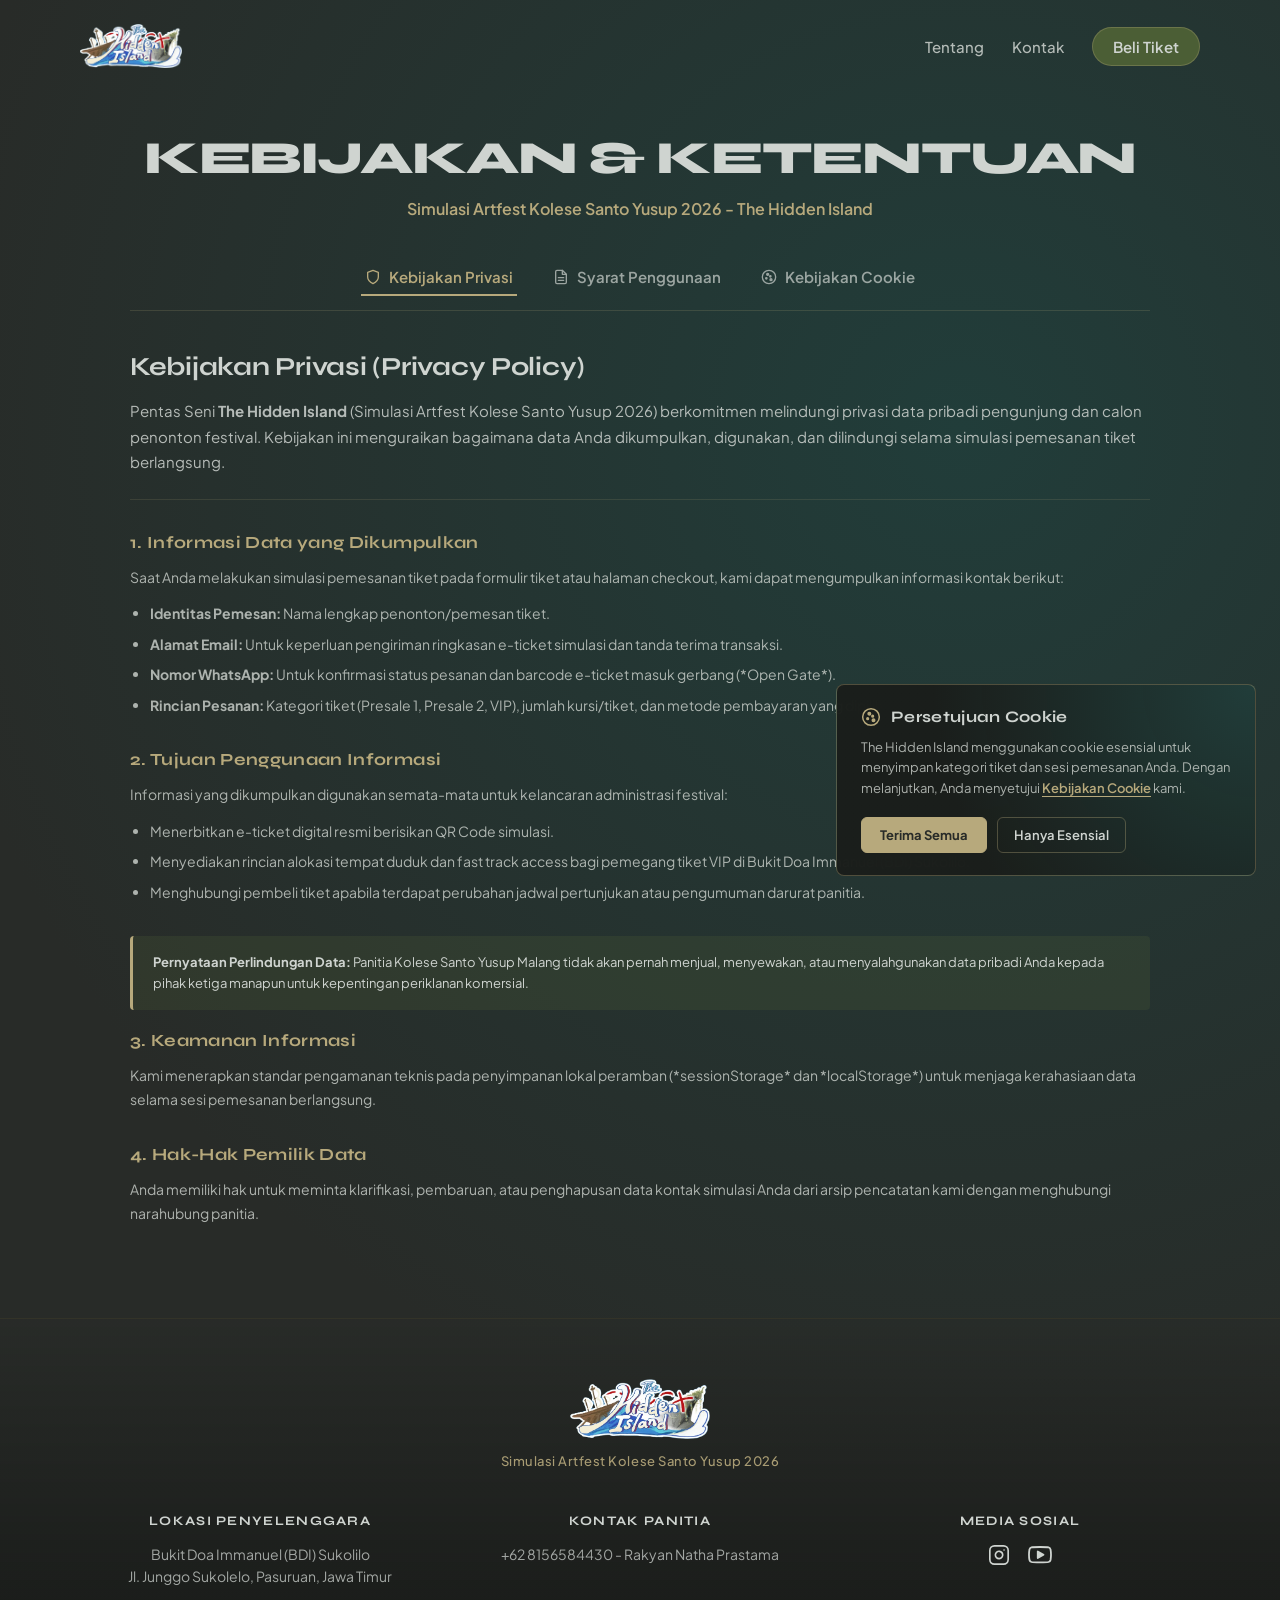
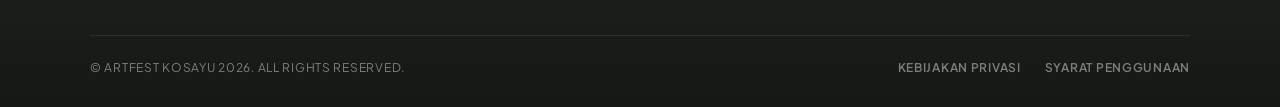
<file: legal/privacy.html>
<!DOCTYPE html>
<html lang="id">
<head>
	<meta charset="UTF-8">
	<meta http-equiv="refresh" content="0; url=index.html#privasi">
	<title>Kebijakan Privasi - The Hidden Island</title>
</head>
<body>
	<p>Mengalihkan ke <a href="index.html#privasi">Kebijakan Privasi</a>...</p>
	<script>window.location.replace("index.html#privasi");</script>
</body>
</html>
</file>
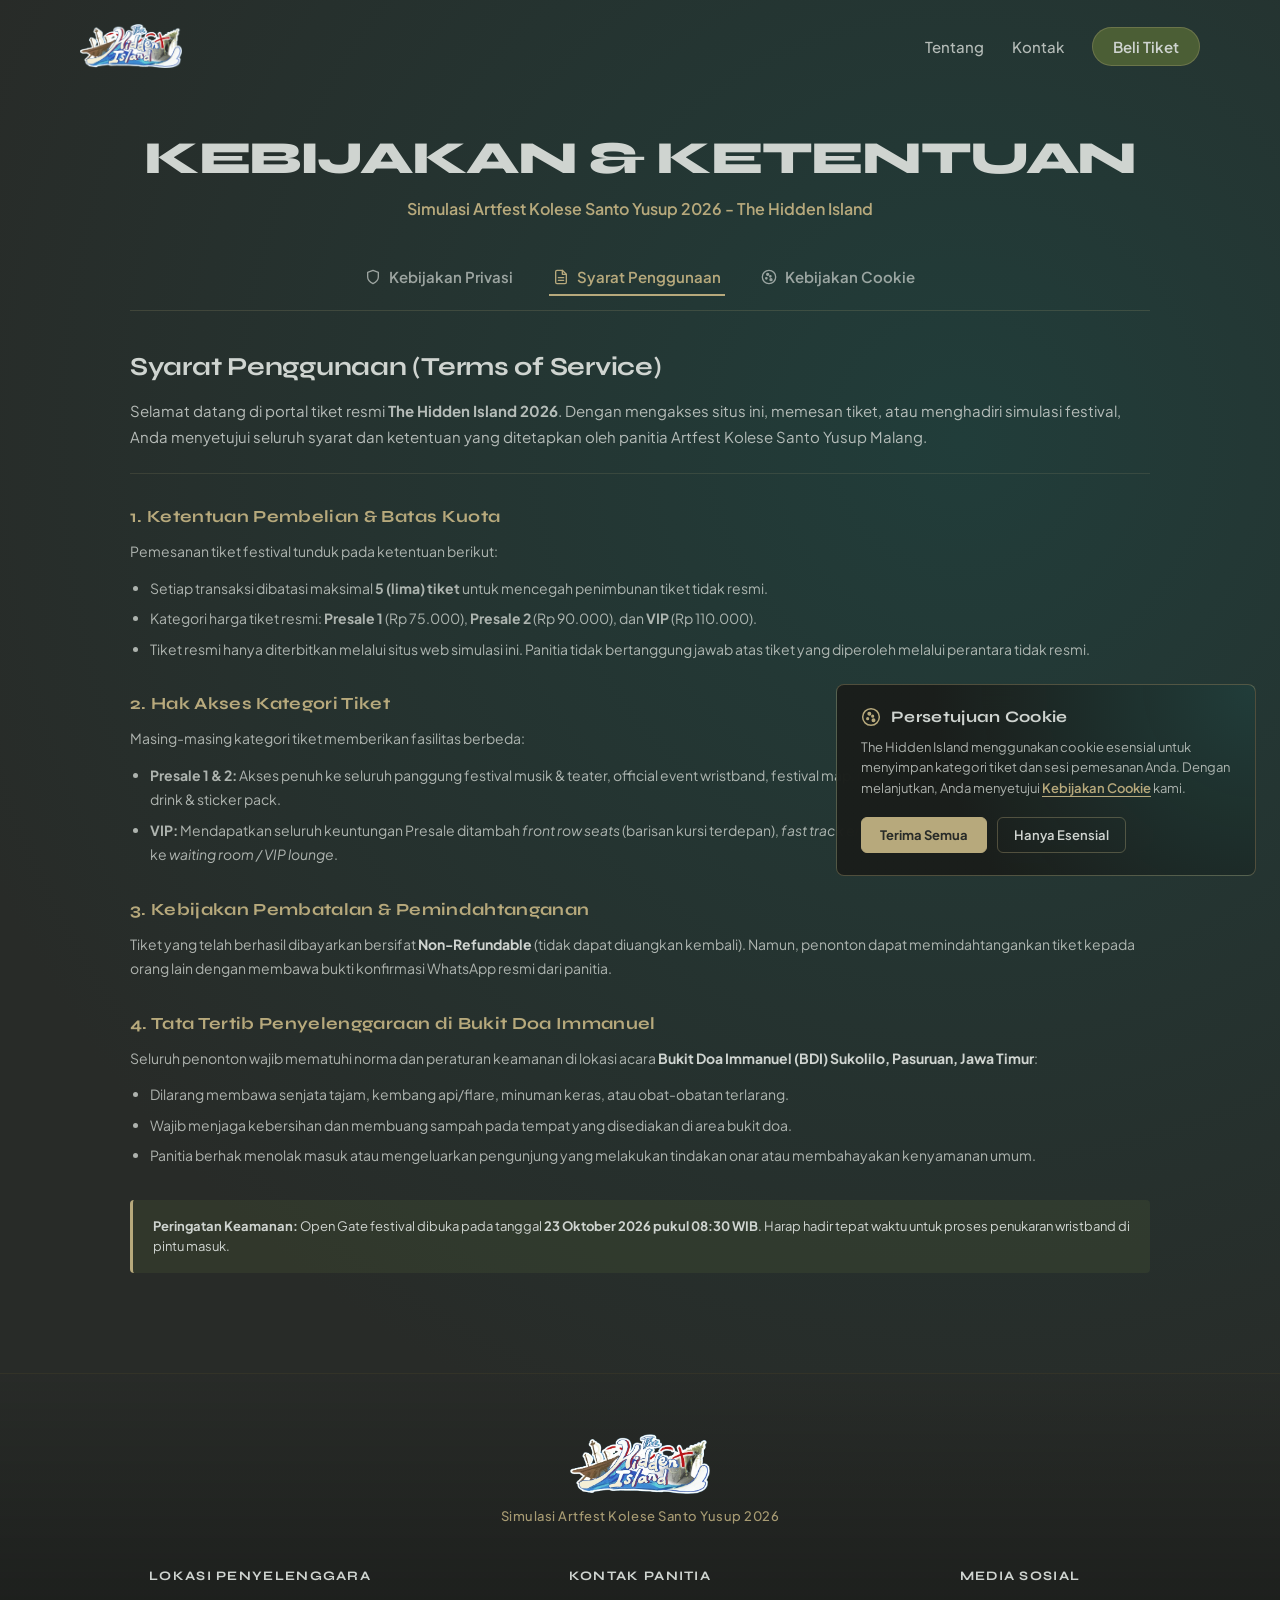
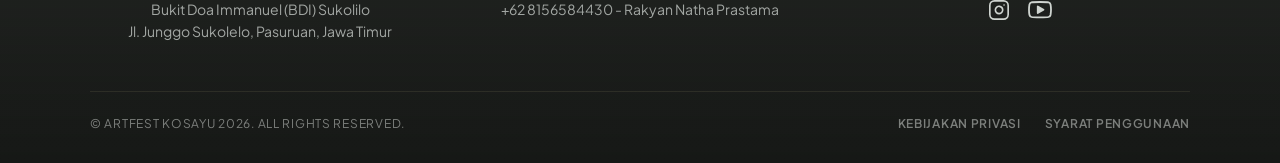
<file: legal/terms.html>
<!DOCTYPE html>
<html lang="id">
<head>
	<meta charset="UTF-8">
	<meta http-equiv="refresh" content="0; url=index.html#syarat">
	<title>Syarat Penggunaan - The Hidden Island</title>
</head>
<body>
	<p>Mengalihkan ke <a href="index.html#syarat">Syarat Penggunaan</a>...</p>
	<script>window.location.replace("index.html#syarat");</script>
</body>
</html>
</file>
<file: style.css>
* {
	box-sizing: border-box;
}

html, body {
	margin: 0;
	padding: 0;
	max-width: 100%;
	overflow-x: hidden;
	width: 100%;
}

body {
	font-family: 'Plus Jakarta Sans', sans-serif;
	background-color: #282B28;
	background: radial-gradient(circle at 75% 35%, #213D3A 0%, #282B28 65%);
	color: #CFD4D0;
	min-height: 100vh;
}

.navBar {
	position: fixed;
	top: 0;
	left: 0;
	width: 100%;
	z-index: 1000;
	display: flex;
	align-items: center;
	justify-content: space-between;
	padding: 24px 80px;
	background-color: transparent;
	border-bottom: 1px solid transparent;
	box-shadow: none;
	backdrop-filter: none;
	-webkit-backdrop-filter: none;
	transition: background-color 0.3s ease, border-color 0.3s ease, box-shadow 0.3s ease, padding 0.3s ease;
}

.navBar.scrolled {
	background-color: rgba(33, 61, 58, 0.92);
	backdrop-filter: blur(12px);
	-webkit-backdrop-filter: blur(12px);
	border-bottom: 1px solid rgba(183, 169, 124, 0.2);
	box-shadow: 0 6px 24px rgba(0, 0, 0, 0.4);
	padding: 18px 80px;
}

.logo {
	display: inline-flex;
	align-items: center;
	gap: 12px;
	text-decoration: none;
	flex-shrink: 0;
	white-space: nowrap;
	transition: opacity 0.2s ease;
}

.logo:hover {
	opacity: 0.9;
}

.logoImg {
	height: 44px;
	width: auto;
	max-height: 44px;
	object-fit: contain;
	display: block;
	transition: transform 0.2s ease;
}

.logo:hover .logoImg {
	transform: scale(1.03);
}

.logoIcon {
	color: #B7A97C;
	font-size: 16px;
}

.navMobileActions {
	display: none;
}

.navHamburgerBtn {
	display: none;
	background: none;
	border: 1px solid rgba(183, 169, 124, 0.25);
	border-radius: 8px;
	padding: 8px 9px;
	cursor: pointer;
	color: #CFD4D0;
	transition: all 0.2s ease;
	align-items: center;
	justify-content: center;
}

.navHamburgerBtn:hover,
.navHamburgerBtn.active {
	background-color: rgba(183, 169, 124, 0.15);
	border-color: #B7A97C;
	color: #B7A97C;
}

.hamburgerIcon {
	display: flex;
	flex-direction: column;
	justify-content: space-between;
	width: 18px;
	height: 13px;
	position: relative;
}

.hamburgerIcon span {
	display: block;
	height: 2px;
	width: 100%;
	background-color: currentColor;
	border-radius: 2px;
	transition: all 0.25s ease;
}

.navHamburgerBtn.active .hamburgerIcon span:nth-child(1) {
	transform: translateY(5.5px) rotate(45deg);
}

.navHamburgerBtn.active .hamburgerIcon span:nth-child(2) {
	opacity: 0;
}

.navHamburgerBtn.active .hamburgerIcon span:nth-child(3) {
	transform: translateY(-5.5px) rotate(-45deg);
}

.navMenu {
	display: flex;
	align-items: center;
	gap: 28px;
}

.navLink {
	color: #CFD4D0;
	text-decoration: none;
	font-size: 15px;
	font-weight: 500;
	opacity: 0.85;
	transition: opacity 0.2s, color 0.2s;
}

.navLink:hover {
	opacity: 1;
	color: #B7A97C;
}

/* Beli Tiket Button in Navbar */
.navBtnTicket,
.navBtnTicketDesktop {
	background-color: #4B5E35;
	color: #CFD4D0;
	padding: 9px 20px;
	border-radius: 9999px;
	border: 1px solid rgba(183, 169, 124, 0.3);
	font-weight: 600;
	opacity: 1;
	transition: background-color 0.2s, color 0.2s;
}

.navBtnTicket:hover,
.navBtnTicket.active,
.navBtnTicketDesktop:hover {
	background-color: #B7A97C;
	color: #282B28;
	border-color: #B7A97C;
}

.heroSection {
	display: flex;
	align-items: center;
	justify-content: space-between;
	min-height: 100vh;
	padding: 100px 80px 40px 80px;
	gap: 40px;
}

/* Left-aligned Hero Content */
.heroContent {
	flex: 1.1;
	max-width: 650px;
	z-index: 2;
}

/* Big Hero Title */
.heroTitle {
	font-family: 'Syne', sans-serif;
	font-size: 92px;
	font-weight: 800;
	line-height: 0.94;
	letter-spacing: -0.04em;
	color: #CFD4D0;
	margin: 0 0 24px 0;
	text-transform: uppercase;
}

/* Subtitle */
.heroSubtitle {
	font-size: 20px;
	font-weight: 600;
	letter-spacing: 0.03em;
	color: #B7A97C;
	margin: 0 0 40px 0;
}

/* Buttons */
.heroActions {
	display: flex;
	align-items: center;
	gap: 20px;
}

.btnPrimary {
	background-color: #CFD4D0;
	color: #282B28;
	padding: 14px 28px;
	border-radius: 9999px;
	text-decoration: none;
	font-size: 15px;
	font-weight: 600;
	display: inline-flex;
	align-items: center;
	gap: 8px;
	transition: background-color 0.2s, transform 0.2s;
}

.btnPrimary:hover {
	background-color: #B7A97C;
	transform: translateY(-2px);
}

.btnArrow {
	font-size: 18px;
	font-weight: 700;
	line-height: 1;
}

.btnSecondary {
	color: #CFD4D0;
	text-decoration: none;
	font-size: 15px;
	font-weight: 500;
	opacity: 0.75;
	padding: 12px 18px;
	transition: opacity 0.2s, color 0.2s;
}

.btnSecondary:hover {
	opacity: 1;
	color: #B7A97C;
}

/* Right-side Visual */
.heroVisual {
	flex: 1.2;
	display: flex;
	justify-content: center;
	align-items: center;
	position: relative;
}

.heroVisual img {
	max-width: 100%;
	width: 620px;
	height: auto;
	object-fit: contain;
	display: block;
}

/* Open Gate Countdown Section (Fully seamless into About) */
.countdownSection {
	padding: 60px 40px 50px 40px;
	text-align: center;
	background: linear-gradient(180deg, transparent 0%, rgba(33, 61, 58, 0.25) 100%);
}

.countdownTitle {
	font-size: 14px;
	font-weight: 600;
	letter-spacing: 0.22em;
	color: #B7A97C;
	text-transform: uppercase;
	margin: 0 0 36px 0;
}

.countdownWrapper {
	display: inline-flex;
	align-items: flex-start;
	justify-content: center;
	gap: 28px;
}

.countdownUnit {
	display: flex;
	flex-direction: column;
	align-items: center;
	min-width: 90px;
}

.countdownNumber {
	font-family: 'Syne', sans-serif;
	font-size: 76px;
	font-weight: 800;
	line-height: 1;
	color: #CFD4D0;
	letter-spacing: -0.02em;
}

.countdownSeparator {
	font-family: 'Syne', sans-serif;
	font-size: 48px;
	font-weight: 700;
	color: #4B5E35;
	opacity: 0.7;
	line-height: 1;
	margin-top: 10px;
}

.countdownLabel {
	font-size: 13px;
	font-weight: 600;
	letter-spacing: 0.18em;
	color: rgba(207, 212, 208, 0.7);
	margin-top: 14px;
	text-transform: uppercase;
}

/* ============================================================
   SUPPORTED BY SECTION (Placeholders: Gray Circle / Square)
   ============================================================ */
.supportedSection {
	padding: 60px 40px 30px 40px;
	background: transparent;
	text-align: center;
}

.supportedContainer {
	max-width: 900px;
	margin: 0 auto;
}

.supportedSection .sectionHeader {
	margin-bottom: 28px;
}

.supportedGrid {
	display: flex;
	flex-wrap: wrap;
	align-items: center;
	justify-content: center;
	gap: 22px 28px;
}

.placeholderItem {
	background: rgba(255, 255, 255, 0.06);
	border: 1px solid rgba(255, 255, 255, 0.12);
	display: flex;
	align-items: center;
	justify-content: center;
	transition: background-color 0.2s, border-color 0.2s, transform 0.2s;
	box-shadow: none;
}

.placeholderItem:hover {
	background: rgba(255, 255, 255, 0.09);
	border-color: rgba(183, 169, 124, 0.35);
	transform: translateY(-2px);
}

.placeholderItem.square {
	width: 140px;
	height: 80px;
	border-radius: 12px;
}

.placeholderItem.circle {
	width: 80px;
	height: 80px;
	border-radius: 50%;
}

.placeholderText {
	font-family: 'Plus Jakarta Sans', sans-serif;
	font-size: 13px;
	font-weight: 500;
	color: rgba(207, 212, 208, 0.6);
	letter-spacing: 0.02em;
	text-transform: lowercase;
	user-select: none;
}

/* ============================================================
   ABOUT / TENTANG KOSAYU ARTFEST (Fully Seamless, Zero Line)
   ============================================================ */
.aboutSection {
	padding: 40px 40px 100px 40px;
	border-top: none;
	background: linear-gradient(180deg, rgba(33, 61, 58, 0.25) 0%, rgba(33, 61, 58, 0.1) 60%, transparent 100%);
}

.aboutContainer {
	max-width: 900px;
	margin: 0 auto;
}

.sectionHeader {
	text-align: center;
	margin-bottom: 40px;
}

.sectionTitle {
	font-family: 'Syne', sans-serif;
	font-size: 42px;
	font-weight: 800;
	color: #CFD4D0;
	margin: 0;
	letter-spacing: -0.02em;
	text-transform: uppercase;
}

.aboutBody {
	font-size: 16px;
	line-height: 1.85;
	color: rgba(207, 212, 208, 0.88);
}

.aboutBody p {
	margin: 0 0 24px 0;
	text-align: justify;
	text-justify: inter-word;
}

.aboutBody p:last-child {
	margin-bottom: 0;
}

/* ============================================================
   FLAT NATURAL PHOTO CAROUSEL
   ============================================================ */
.flatCarousel,
.framelessGalleryStage {
	position: relative;
	margin: 28px 0;
	width: 100%;
}

.flatCarouselViewport,
.galleryTrackWrapper {
	width: 100%;
	overflow: hidden;
	border-radius: 8px;
}

.flatCarouselTrack,
.galleryTrack {
	display: flex;
	width: 100%;
	transition: transform 0.35s ease;
	will-change: transform;
}

.flatCarouselSlide,
.gallerySlide {
	min-width: 100%;
	width: 100%;
	box-sizing: border-box;
}

.flatPlaceholderBox,
.framelessPlaceholderCard {
	width: 100%;
	height: 320px;
	background: #282d2a; /* Flat solid neutral dark gray */
	border: none;
	border-radius: 8px;
	box-shadow: none;
	display: flex;
	align-items: center;
	justify-content: center;
	user-select: none;
}

.flatPlaceholderBox .placeholderText,
.framelessPlaceholderCard .placeholderText {
	font-family: 'Plus Jakarta Sans', sans-serif;
	font-size: 14px;
	font-weight: 500;
	color: rgba(207, 212, 208, 0.65);
	text-transform: lowercase;
}

/* Flat Minimalist Controls */
.flatCarouselControls,
.galleryControlsRow {
	display: flex;
	align-items: center;
	justify-content: center;
	gap: 14px;
	margin-top: 14px;
}

.flatArrowBtn,
.galleryNavArrow {
	width: 34px;
	height: 34px;
	border-radius: 50%;
	background: transparent;
	border: 1px solid rgba(207, 212, 208, 0.25);
	color: #CFD4D0;
	cursor: pointer;
	display: flex;
	align-items: center;
	justify-content: center;
	padding: 0;
	transition: border-color 0.2s, color 0.2s;
}

.flatArrowBtn:hover,
.galleryNavArrow:hover {
	border-color: #B7A97C;
	color: #B7A97C;
	background: transparent;
	transform: none;
}

.flatCarouselDots,
.galleryDotsList {
	display: flex;
	align-items: center;
	gap: 8px;
}

.flatDot,
.galleryDotItem {
	width: 8px;
	height: 8px;
	border-radius: 50%;
	background: rgba(207, 212, 208, 0.25);
	border: none;
	cursor: pointer;
	padding: 0;
	transition: background-color 0.2s;
}

.flatDot.active,
.galleryDotItem.active {
	background: #B7A97C;
	width: 8px;
	border-radius: 50%;
}

@media (max-width: 768px) {
	.flatPlaceholderBox,
	.framelessPlaceholderCard {
		height: 200px;
	}
	.flatArrowBtn,
	.galleryNavArrow {
		width: 30px;
		height: 30px;
	}
}

/* ============================================================
   LOCATION & INTERACTIVE REAL MAP SECTION (No Boxes for Points)
   ============================================================ */
.locationSection {
	padding: 100px 40px 110px 40px;
	border-top: 1px solid rgba(183, 169, 124, 0.15);
	background: linear-gradient(180deg, rgba(33, 61, 58, 0.25) 0%, rgba(26, 29, 26, 0.65) 100%);
}

.locationContainer {
	max-width: 1040px;
	margin: 0 auto;
}

.locationMetaGrid {
	display: grid;
	grid-template-columns: repeat(3, 1fr);
	gap: 36px;
	margin-bottom: 36px;
	padding: 0 4px;
}

.locationMetaItem {
	background: none;
	border: none;
	border-radius: 0;
	padding: 0;
	box-shadow: none;
	display: flex;
	align-items: flex-start;
	gap: 14px;
}

.locationMetaItem:hover {
	border-color: transparent;
	background-color: transparent;
}

.metaIcon {
	color: #B7A97C;
	display: flex;
	align-items: center;
	justify-content: center;
	flex-shrink: 0;
}

.metaContent {
	display: flex;
	flex-direction: column;
	gap: 4px;
}

.metaLabel {
	font-size: 11px;
	font-weight: 700;
	letter-spacing: 0.12em;
	color: #B7A97C;
	text-transform: uppercase;
}

.metaValue {
	font-size: 14px;
	font-weight: 600;
	color: #CFD4D0;
}

.mapFrameWrapper {
	border: 1px solid rgba(183, 169, 124, 0.3);
	border-radius: 8px;
	overflow: hidden;
	box-shadow: none;
	height: 460px;
	width: 100%;
	margin-bottom: 24px;
	background-color: #213D3A;
}

.interactiveMapFrame {
	width: 100%;
	height: 100%;
	border: 0;
	display: block;
}

.mapActions {
	display: flex;
	align-items: center;
	justify-content: center;
	gap: 14px;
	flex-wrap: wrap;
}

.btnMapPrimary {
	background-color: #B7A97C;
	color: #282B28;
	font-family: 'Plus Jakarta Sans', sans-serif;
	font-size: 14px;
	font-weight: 700;
	padding: 11px 22px;
	border-radius: 6px;
	border: 1px solid #B7A97C;
	text-decoration: none;
	display: inline-flex;
	align-items: center;
	gap: 8px;
	cursor: pointer;
	transition: background-color 0.2s, transform 0.15s;
}

.btnMapPrimary:hover {
	background-color: #CFD4D0;
	border-color: #CFD4D0;
	transform: translateY(-2px);
}

.btnMapSecondary {
	background-color: transparent;
	color: #CFD4D0;
	font-family: 'Plus Jakarta Sans', sans-serif;
	font-size: 14px;
	font-weight: 600;
	padding: 11px 20px;
	border-radius: 6px;
	border: 1px solid rgba(183, 169, 124, 0.35);
	text-decoration: none;
	display: inline-flex;
	align-items: center;
	gap: 8px;
	cursor: pointer;
	transition: all 0.2s;
}

.btnMapSecondary:hover {
	background-color: rgba(75, 94, 53, 0.3);
	border-color: #B7A97C;
	color: #B7A97C;
	transform: translateY(-2px);
}

/* Copy Toast */
.copyToast {
	position: fixed;
	bottom: 30px;
	left: 50%;
	transform: translateX(-50%) translateY(30px);
	background-color: #213D3A;
	color: #CFD4D0;
	border: 1px solid #B7A97C;
	padding: 10px 20px;
	border-radius: 6px;
	font-size: 13px;
	font-weight: 600;
	box-shadow: none;
	opacity: 0;
	pointer-events: none;
	transition: opacity 0.25s ease, transform 0.25s ease;
	z-index: 100000;
}

.copyToast.show {
	opacity: 1;
	transform: translateX(-50%) translateY(0);
}

/* ============================================================
   FESTIVAL FOOTER: Complete 3-Column Layout with Top Brand
   ============================================================ */
.siteFooter {
	background-color: #1a1e1b;
	border-top: 1px solid rgba(183, 169, 124, 0.18);
	padding: 60px 80px 32px 80px;
	color: #CFD4D0;
	margin-top: auto;
	width: 100%;
}

.footerTopBrand {
	text-align: center;
	margin-bottom: 44px;
	padding-bottom: 28px;
	border-bottom: 1px solid rgba(183, 169, 124, 0.12);
}

.footerLogo {
	display: inline-flex;
	align-items: center;
	justify-content: center;
	text-decoration: none;
	transition: opacity 0.2s;
}

.footerLogo:hover {
	opacity: 0.9;
}

.footerLogoImg {
	height: 60px;
	width: auto;
	max-height: 60px;
	object-fit: contain;
	display: block;
	margin: 0 auto;
	transition: transform 0.2s ease;
}

.footerLogo:hover .footerLogoImg {
	transform: scale(1.04);
}

.footerSubBrand {
	margin: 10px 0 0 0;
	font-size: 13px;
	font-weight: 500;
	color: #B7A97C;
	letter-spacing: 0.04em;
	opacity: 0.9;
}

.footerColumns {
	display: grid;
	grid-template-columns: repeat(3, 1fr);
	gap: 40px;
	max-width: 1100px;
	margin: 0 auto 48px auto;
	text-align: center;
	align-items: start;
}

.footerCol {
	display: flex;
	flex-direction: column;
	align-items: center;
}

.footerColTitle {
	font-family: 'Syne', sans-serif;
	font-size: 13px;
	font-weight: 700;
	letter-spacing: 0.1em;
	color: #CFD4D0;
	text-transform: uppercase;
	margin: 0 0 14px 0;
}

.footerColText {
	font-size: 14px;
	line-height: 1.6;
	color: rgba(207, 212, 208, 0.75);
	margin: 0;
}

.footerSocialIcons {
	display: flex;
	align-items: center;
	justify-content: center;
	gap: 18px;
}

.socialIconLink,
.socialIconLink:visited {
	display: inline-flex;
	align-items: center;
	justify-content: center;
	color: #CFD4D0;
	text-decoration: none;
	transition: color 0.2s, transform 0.2s;
}

.socialIconLink:hover,
.socialIconLink:visited:hover {
	color: #B7A97C;
	transform: translateY(-2px);
}

.footerBottomBar {
	max-width: 1100px;
	margin: 0 auto;
	padding-top: 24px;
	border-top: 1px solid rgba(183, 169, 124, 0.12);
	display: flex;
	align-items: center;
	justify-content: space-between;
	font-size: 12px;
	letter-spacing: 0.06em;
	color: rgba(207, 212, 208, 0.55);
	flex-wrap: wrap;
	gap: 16px;
}

.footerCopyright {
	font-size: 12px;
	letter-spacing: 0.06em;
	color: rgba(207, 212, 208, 0.55);
	text-transform: uppercase;
}

.footerLegalLinks {
	display: flex;
	align-items: center;
	gap: 24px;
	flex-wrap: wrap;
}

.legalLink,
.legalLink:visited {
	color: rgba(207, 212, 208, 0.55);
	text-decoration: none;
	font-size: 12px;
	font-weight: 600;
	letter-spacing: 0.06em;
	text-transform: uppercase;
	transition: color 0.2s;
}

.legalLink:hover,
.legalLink:visited:hover {
	color: #B7A97C;
}

/* Responsive adjustments */
@media (max-width: 960px) {
	.navBar {
		padding: 18px 32px;
	}

	.navBar.scrolled {
		padding: 14px 32px;
	}

	.heroSection {
		padding: 100px 32px 50px 32px;
		gap: 36px;
	}

	.heroTitle {
		font-size: 64px;
	}

	.heroSubtitle {
		font-size: 18px;
	}

	.heroVisual img {
		max-width: 100%;
	}

	.countdownSection {
		padding: 50px 20px 60px 20px;
	}

	.aboutSection {
		padding: 60px 32px;
	}

	.locationSection {
		padding: 60px 32px;
	}

	.siteFooter {
		padding: 50px 32px 28px 32px;
	}
}

@media (max-width: 768px) {
	.navBar {
		padding: 14px 18px;
	}

	.navBar.scrolled {
		padding: 12px 18px;
	}

	.logo {
		white-space: nowrap;
		flex-shrink: 0;
	}

	.logoImg {
		height: 36px;
		max-height: 36px;
	}

	.navMobileActions {
		display: flex;
		align-items: center;
		gap: 8px;
	}

	.navBtnTicketMobile {
		display: inline-flex;
		align-items: center;
		justify-content: center;
		background-color: #B7A97C;
		color: #282B28;
		font-size: 12px;
		font-weight: 700;
		padding: 7px 15px;
		border-radius: 9999px;
		text-decoration: none;
		border: 1px solid #B7A97C;
		line-height: 1;
		transition: background-color 0.2s, color 0.2s;
	}

	.navBtnTicketMobile:hover {
		background-color: #CFD4D0;
		color: #282B28;
	}

	.navHamburgerBtn {
		display: inline-flex;
	}

	.navMenu {
		display: none;
		position: absolute;
		top: 100%;
		left: 0;
		width: 100%;
		background-color: rgba(26, 30, 27, 0.98);
		backdrop-filter: blur(16px);
		-webkit-backdrop-filter: blur(16px);
		border-bottom: 1px solid rgba(183, 169, 124, 0.25);
		box-shadow: 0 16px 36px rgba(0, 0, 0, 0.55);
		padding: 16px 20px 22px 20px;
		flex-direction: column;
		align-items: stretch;
		gap: 6px;
		z-index: 999;
	}

	.navMenu.open {
		display: flex;
		animation: navSlideDown 0.22s ease-out;
	}

	.navLink {
		padding: 12px 14px;
		font-size: 15px;
		font-weight: 600;
		border-radius: 8px;
		border-bottom: 1px solid rgba(183, 169, 124, 0.08);
	}

	.navLink:hover {
		background-color: rgba(183, 169, 124, 0.12);
	}

	.navBtnTicketDesktop {
		display: none;
	}

	.heroSection {
		flex-direction: column;
		text-align: left;
		min-height: auto;
		padding: 85px 20px 36px 20px;
		gap: 28px;
	}

	.heroContent {
		max-width: 100%;
	}

	.heroTitle {
		font-size: clamp(38px, 10.5vw, 56px);
		line-height: 0.95;
		margin: 0 0 14px 0;
		word-break: break-word;
	}

	.heroSubtitle {
		font-size: clamp(14px, 4vw, 17px);
		margin: 0 0 22px 0;
		line-height: 1.45;
	}

	.heroActions {
		gap: 12px;
		flex-wrap: wrap;
	}

	.btnPrimary,
	.btnSecondary {
		padding: 12px 22px;
		font-size: 14px;
	}

	.heroVisual {
		width: 100%;
		display: flex;
		justify-content: center;
		margin-top: 6px;
	}

	.heroVisual img {
		max-width: min(280px, 75vw);
		height: auto;
	}

	.countdownSection {
		padding: 40px 16px 50px 16px;
	}

	.countdownTitle {
		font-size: clamp(14px, 4.2vw, 18px);
		margin-bottom: 24px;
		text-align: center;
		letter-spacing: 0.12em;
	}

	.countdownWrapper {
		gap: clamp(4px, 1.8vw, 12px);
		justify-content: center;
		width: 100%;
	}

	.countdownUnit {
		min-width: 0;
		flex: 1;
		max-width: 72px;
		padding: 4px 2px;
	}

	.countdownNumber {
		font-size: clamp(26px, 8vw, 44px);
		line-height: 1;
	}

	.countdownSeparator {
		font-size: clamp(18px, 5vw, 30px);
		margin-top: 2px;
	}

	.countdownLabel {
		font-size: clamp(9px, 2.4vw, 11px);
		letter-spacing: 0.08em;
	}

	.aboutSection {
		padding: 50px 20px;
	}

	.sectionTitle {
		font-size: clamp(24px, 7vw, 36px);
		line-height: 1.15;
	}

	.aboutBody {
		font-size: 14px;
		line-height: 1.7;
	}

	.locationSection {
		padding: 50px 18px;
	}

	.locationMetaGrid {
		grid-template-columns: 1fr;
		gap: 12px;
	}

	.mapFrameWrapper {
		height: 280px;
		border-radius: 12px;
	}

	.mapActions {
		flex-direction: column;
		width: 100%;
		gap: 10px;
	}

	.btnMapPrimary,
	.btnMapSecondary {
		width: 100%;
		justify-content: center;
		padding: 12px 18px;
		font-size: 13px;
	}

	.siteFooter {
		padding: 40px 20px 24px 20px;
	}

	.footerColumns {
		grid-template-columns: 1fr;
		gap: 28px;
	}

	.footerBottomBar {
		flex-direction: column;
		gap: 14px;
		text-align: center;
	}

	.footerLegalLinks {
		justify-content: center;
		flex-wrap: wrap;
		gap: 14px;
	}
}

@keyframes navSlideDown {
	from {
		opacity: 0;
		transform: translateY(-8px);
	}
	to {
		opacity: 1;
		transform: translateY(0);
	}
}
</file>
<file: admin/style.css>
* {
	box-sizing: border-box;
}

body {
	margin: 0;
	padding: 0;
	font-family: 'Plus Jakarta Sans', sans-serif;
	background-color: #1a1c1a;
	background: radial-gradient(circle at 80% 20%, #213D3A 0%, #161816 70%);
	color: #CFD4D0;
	min-height: 100vh;
	display: flex;
	flex-direction: column;
	overflow-x: hidden;
}

/* ============================================================
   STATE 1: LOGIN GATE (Akses Terbatas)
   ============================================================ */
.loginViewContainer {
	min-height: 100vh;
	display: flex;
	align-items: center;
	justify-content: center;
	padding: 24px;
	position: relative;
}

.loginCard {
	width: 100%;
	max-width: 440px;
	background-color: rgba(33, 61, 58, 0.45);
	backdrop-filter: blur(16px);
	-webkit-backdrop-filter: blur(16px);
	border: 1px solid rgba(183, 169, 124, 0.3);
	border-radius: 8px;
	padding: 40px 36px;
	box-shadow: 0 20px 50px rgba(0, 0, 0, 0.6);
	position: relative;
}

.loginHeader {
	text-align: center;
	margin-bottom: 28px;
}

.loginBadge {
	display: inline-flex;
	align-items: center;
	gap: 6px;
	font-size: 11px;
	font-weight: 700;
	letter-spacing: 0.16em;
	color: #B7A97C;
	text-transform: uppercase;
	margin-bottom: 12px;
}

.loginTitle {
	font-family: 'Syne', sans-serif;
	font-size: 26px;
	font-weight: 800;
	color: #CFD4D0;
	margin: 0 0 10px 0;
	letter-spacing: -0.01em;
	text-transform: uppercase;
}

.loginSubtitle {
	font-size: 13px;
	line-height: 1.5;
	color: rgba(207, 212, 208, 0.75);
	margin: 0;
}

.loginForm {
	display: flex;
	flex-direction: column;
	gap: 20px;
}

.formGroup {
	display: flex;
	flex-direction: column;
	gap: 6px;
}

.formLabel {
	font-size: 12px;
	font-weight: 600;
	color: #CFD4D0;
	letter-spacing: 0.04em;
}

.inputWrapper {
	position: relative;
	display: flex;
	align-items: center;
}

.formInput {
	width: 100%;
	background-color: rgba(26, 29, 26, 0.7);
	border: 1px solid rgba(183, 169, 124, 0.25);
	border-radius: 6px;
	padding: 12px 14px;
	color: #CFD4D0;
	font-family: 'Plus Jakarta Sans', sans-serif;
	font-size: 14px;
	outline: none;
	transition: border-color 0.2s, background-color 0.2s;
}

.formInput:focus {
	border-color: #B7A97C;
	background-color: rgba(33, 61, 58, 0.6);
}

.togglePassBtn {
	position: absolute;
	right: 10px;
	background: none;
	border: none;
	color: rgba(207, 212, 208, 0.6);
	cursor: pointer;
	padding: 4px;
	display: flex;
	align-items: center;
	justify-content: center;
	transition: color 0.2s;
}

.togglePassBtn:hover {
	color: #B7A97C;
}

.loginErrorAlert {
	display: none;
	background-color: rgba(180, 40, 40, 0.2);
	border: 1px solid rgba(220, 60, 60, 0.4);
	color: #ffb4b4;
	font-size: 12px;
	padding: 10px 14px;
	border-radius: 6px;
	line-height: 1.4;
}

.btnLoginSubmit {
	background-color: #B7A97C;
	color: #282B28;
	font-family: 'Plus Jakarta Sans', sans-serif;
	font-size: 14px;
	font-weight: 700;
	padding: 13px 20px;
	border-radius: 6px;
	border: 1px solid #B7A97C;
	cursor: pointer;
	display: flex;
	align-items: center;
	justify-content: center;
	gap: 8px;
	margin-top: 6px;
	transition: background-color 0.2s, transform 0.15s;
}

.btnLoginSubmit:hover {
	background-color: #CFD4D0;
	border-color: #CFD4D0;
	transform: translateY(-1px);
}

.loginFooterNotice {
	margin-top: 24px;
	text-align: center;
	font-size: 11px;
	color: rgba(207, 212, 208, 0.5);
	line-height: 1.5;
}

.backHomeLink {
	display: inline-flex;
	align-items: center;
	gap: 6px;
	color: rgba(207, 212, 208, 0.6);
	text-decoration: none;
	font-size: 12px;
	margin-top: 14px;
	transition: color 0.2s;
}

.backHomeLink:hover {
	color: #B7A97C;
}

/* ============================================================
   STATE 2: ADMIN DASHBOARD
   ============================================================ */
.dashboardViewContainer {
	display: none;
	flex-direction: column;
	min-height: 100vh;
}

/* Admin Top Bar */
.adminTopBar {
	background-color: rgba(26, 29, 26, 0.95);
	border-bottom: 1px solid rgba(183, 169, 124, 0.2);
	padding: 18px 40px;
	display: flex;
	align-items: center;
	justify-content: space-between;
	position: sticky;
	top: 0;
	z-index: 100;
	backdrop-filter: blur(12px);
}

.adminBrand {
	display: flex;
	align-items: center;
	gap: 12px;
}

.adminLogoIcon {
	color: #B7A97C;
	font-size: 16px;
}

.adminBrandName {
	font-family: 'Syne', sans-serif;
	font-size: 16px;
	font-weight: 700;
	color: #CFD4D0;
	letter-spacing: 0.04em;
	text-transform: uppercase;
}

.adminBadgeStatus {
	display: inline-flex;
	align-items: center;
	gap: 6px;
	background-color: rgba(75, 94, 53, 0.35);
	border: 1px solid rgba(183, 169, 124, 0.3);
	color: #B7A97C;
	font-size: 11px;
	font-weight: 700;
	letter-spacing: 0.08em;
	padding: 4px 10px;
	border-radius: 4px;
}

.adminUserActions {
	display: flex;
	align-items: center;
	gap: 14px;
}

.btnViewLiveSite {
	color: rgba(207, 212, 208, 0.8);
	text-decoration: none;
	font-size: 13px;
	font-weight: 600;
	display: inline-flex;
	align-items: center;
	gap: 6px;
	padding: 8px 14px;
	border-radius: 6px;
	border: 1px solid rgba(183, 169, 124, 0.25);
	transition: all 0.2s;
}

.btnViewLiveSite:hover {
	color: #B7A97C;
	border-color: #B7A97C;
	background-color: rgba(33, 61, 58, 0.4);
}

.btnLogout {
	background-color: rgba(180, 40, 40, 0.2);
	color: #ffb4b4;
	border: 1px solid rgba(220, 60, 60, 0.35);
	font-family: 'Plus Jakarta Sans', sans-serif;
	font-size: 13px;
	font-weight: 600;
	padding: 8px 14px;
	border-radius: 6px;
	cursor: pointer;
	display: inline-flex;
	align-items: center;
	gap: 6px;
	transition: all 0.2s;
}

.btnLogout:hover {
	background-color: rgba(180, 40, 40, 0.35);
	border-color: rgba(220, 60, 60, 0.6);
}

/* Dashboard Body */
.adminMainContent {
	flex: 1;
	max-width: 1200px;
	width: 100%;
	margin: 0 auto;
	padding: 36px 32px 60px 32px;
}

/* Key Metrics Grid */
.metricsGrid {
	display: grid;
	grid-template-columns: repeat(4, 1fr);
	gap: 20px;
	margin-bottom: 36px;
}

.metricCard {
	background-color: rgba(33, 61, 58, 0.35);
	border: 1px solid rgba(183, 169, 124, 0.2);
	border-radius: 8px;
	padding: 20px 22px;
	display: flex;
	flex-direction: column;
	gap: 8px;
}

.metricLabel {
	font-size: 11px;
	font-weight: 700;
	letter-spacing: 0.1em;
	color: #B7A97C;
	text-transform: uppercase;
}

.metricValue {
	font-family: 'Syne', sans-serif;
	font-size: 26px;
	font-weight: 800;
	color: #CFD4D0;
	letter-spacing: -0.01em;
}

.metricSubtext {
	font-size: 12px;
	color: rgba(207, 212, 208, 0.65);
}

/* Tabs Navigation */
.adminTabNav {
	display: flex;
	align-items: center;
	gap: 10px;
	border-bottom: 1px solid rgba(183, 169, 124, 0.2);
	margin-bottom: 28px;
}

.adminTabBtn {
	background: none;
	border: none;
	border-bottom: 2px solid transparent;
	padding: 12px 18px;
	color: rgba(207, 212, 208, 0.7);
	font-family: 'Plus Jakarta Sans', sans-serif;
	font-size: 14px;
	font-weight: 600;
	cursor: pointer;
	display: inline-flex;
	align-items: center;
	gap: 8px;
	transition: all 0.2s;
	margin-bottom: -1px;
}

.adminTabBtn:hover {
	color: #CFD4D0;
}

.adminTabBtn.active {
	color: #B7A97C;
	border-bottom-color: #B7A97C;
}

/* Tab Panels */
.tabPanel {
	display: none;
}

.tabPanel.active {
	display: block;
}

/* Table Toolbar */
.tableToolbar {
	display: flex;
	align-items: center;
	justify-content: space-between;
	gap: 16px;
	margin-bottom: 20px;
	flex-wrap: wrap;
}

.searchBox {
	display: flex;
	align-items: center;
	gap: 10px;
	background-color: rgba(33, 61, 58, 0.35);
	border: 1px solid rgba(183, 169, 124, 0.25);
	border-radius: 6px;
	padding: 8px 14px;
	width: 320px;
	max-width: 100%;
}

.searchBox input {
	background: none;
	border: none;
	outline: none;
	color: #CFD4D0;
	font-size: 13px;
	font-family: 'Plus Jakarta Sans', sans-serif;
	width: 100%;
}

.toolbarActions {
	display: flex;
	align-items: center;
	gap: 10px;
}

.btnSecondaryAction {
	background-color: transparent;
	color: #CFD4D0;
	border: 1px solid rgba(183, 169, 124, 0.3);
	border-radius: 6px;
	padding: 8px 16px;
	font-family: 'Plus Jakarta Sans', sans-serif;
	font-size: 13px;
	font-weight: 600;
	cursor: pointer;
	display: inline-flex;
	align-items: center;
	gap: 6px;
	transition: all 0.2s;
}

.btnSecondaryAction:hover {
	background-color: rgba(75, 94, 53, 0.3);
	border-color: #B7A97C;
	color: #B7A97C;
}

/* Data Tables */
.tableContainer {
	background-color: rgba(33, 61, 58, 0.25);
	border: 1px solid rgba(183, 169, 124, 0.2);
	border-radius: 8px;
	overflow-x: auto;
}

.dataTable {
	width: 100%;
	border-collapse: collapse;
	font-size: 13px;
	text-align: left;
}

.dataTable th {
	background-color: rgba(33, 61, 58, 0.6);
	padding: 14px 18px;
	font-family: 'Syne', sans-serif;
	font-size: 12px;
	font-weight: 700;
	color: #B7A97C;
	letter-spacing: 0.06em;
	text-transform: uppercase;
	border-bottom: 1px solid rgba(183, 169, 124, 0.2);
}

.dataTable td {
	padding: 14px 18px;
	border-bottom: 1px solid rgba(183, 169, 124, 0.12);
	color: rgba(207, 212, 208, 0.9);
	vertical-align: middle;
}

.dataTable tr:hover td {
	background-color: rgba(33, 61, 58, 0.4);
}

.statusBadgeSuccess {
	display: inline-block;
	background-color: rgba(75, 94, 53, 0.35);
	color: #a8d58a;
	border: 1px solid rgba(100, 160, 80, 0.35);
	font-size: 11px;
	font-weight: 700;
	padding: 3px 8px;
	border-radius: 4px;
	letter-spacing: 0.04em;
}

.statusBadgePending {
	display: inline-block;
	background-color: rgba(183, 169, 124, 0.2);
	color: #B7A97C;
	border: 1px solid rgba(183, 169, 124, 0.4);
	font-size: 11px;
	font-weight: 700;
	padding: 3px 8px;
	border-radius: 4px;
	letter-spacing: 0.04em;
}

.tierTagTable {
	font-weight: 700;
	color: #B7A97C;
}

.btnRowAction {
	background: none;
	border: 1px solid rgba(183, 169, 124, 0.3);
	color: #CFD4D0;
	padding: 4px 10px;
	border-radius: 4px;
	font-size: 11px;
	font-weight: 600;
	cursor: pointer;
	transition: all 0.2s;
}

.btnRowAction:hover {
	background-color: #B7A97C;
	color: #282B28;
	border-color: #B7A97C;
}

/* Gate Scanner Tool (Open Gate Simulation) */
.scannerContainer {
	display: grid;
	grid-template-columns: 1fr 1fr;
	gap: 28px;
}

.scannerCard {
	background-color: rgba(33, 61, 58, 0.3);
	border: 1px solid rgba(183, 169, 124, 0.25);
	border-radius: 8px;
	padding: 28px;
}

.scannerCardTitle {
	font-family: 'Syne', sans-serif;
	font-size: 20px;
	font-weight: 700;
	color: #CFD4D0;
	margin: 0 0 10px 0;
}

.scannerCardDesc {
	font-size: 13px;
	color: rgba(207, 212, 208, 0.7);
	margin: 0 0 24px 0;
	line-height: 1.5;
}

.scanInputRow {
	display: flex;
	gap: 10px;
	margin-bottom: 20px;
}

.scanResultBox {
	border: 1px dashed rgba(183, 169, 124, 0.35);
	border-radius: 6px;
	padding: 24px;
	text-align: center;
	min-height: 160px;
	display: flex;
	flex-direction: column;
	align-items: center;
	justify-content: center;
	background-color: rgba(26, 29, 26, 0.4);
}

.scanResultBox.valid {
	border-style: solid;
	border-color: #4B5E35;
	background-color: rgba(75, 94, 53, 0.25);
}

.scanResultBox.invalid {
	border-style: solid;
	border-color: rgba(220, 60, 60, 0.5);
	background-color: rgba(180, 40, 40, 0.2);
}

.wristbandBadge {
	display: inline-flex;
	align-items: center;
	gap: 8px;
	font-size: 13px;
	font-weight: 700;
	padding: 6px 14px;
	border-radius: 4px;
	margin-top: 10px;
	text-transform: uppercase;
}

/* Toast */
.adminToast {
	position: fixed;
	bottom: 28px;
	right: 28px;
	background-color: #213D3A;
	color: #CFD4D0;
	border: 1px solid #B7A97C;
	padding: 12px 22px;
	border-radius: 6px;
	font-size: 13px;
	font-weight: 600;
	box-shadow: 0 10px 30px rgba(0, 0, 0, 0.5);
	opacity: 0;
	transform: translateY(20px);
	pointer-events: none;
	transition: opacity 0.25s ease, transform 0.25s ease;
	z-index: 999999;
}

.adminToast.show {
	opacity: 1;
	transform: translateY(0);
}

/* Responsive */
@media (max-width: 960px) {
	.metricsGrid {
		grid-template-columns: repeat(2, 1fr);
	}

	.adminTopBar {
		padding: 16px 20px;
	}

	.adminMainContent {
		padding: 24px 16px 40px 16px;
	}

	.scannerContainer {
		grid-template-columns: 1fr;
	}
}

@media (max-width: 600px) {
	.metricsGrid {
		grid-template-columns: 1fr;
	}

	.adminTabNav {
		overflow-x: auto;
		white-space: nowrap;
	}
}
</file>
<file: kontak/style.css>
* {
	box-sizing: border-box;
}

html, body {
	margin: 0;
	padding: 0;
	max-width: 100%;
	overflow-x: hidden;
	width: 100%;
}

body {
	font-family: 'Plus Jakarta Sans', sans-serif;
	background-color: #282B28;
	background: radial-gradient(circle at 75% 25%, #213D3A 0%, #282B28 65%);
	color: #CFD4D0;
	min-height: 100vh;
	display: flex;
	flex-direction: column;
}

/* ============================================================
   NAVBAR: Sits in place, follows on scroll with shade & shadow
   ============================================================ */
.navBar {
	position: fixed;
	top: 0;
	left: 0;
	width: 100%;
	z-index: 1000;
	display: flex;
	align-items: center;
	justify-content: space-between;
	padding: 24px 80px;
	background-color: transparent;
	border-bottom: 1px solid transparent;
	box-shadow: none;
	backdrop-filter: none;
	-webkit-backdrop-filter: none;
	transition: background-color 0.3s ease, border-color 0.3s ease, box-shadow 0.3s ease, padding 0.3s ease;
}

.navBar.scrolled {
	background-color: rgba(33, 61, 58, 0.92);
	backdrop-filter: blur(12px);
	-webkit-backdrop-filter: blur(12px);
	border-bottom: 1px solid rgba(183, 169, 124, 0.2);
	box-shadow: 0 6px 24px rgba(0, 0, 0, 0.4);
	padding: 18px 80px;
}

.logo {
	display: inline-flex;
	align-items: center;
	gap: 12px;
	text-decoration: none;
	flex-shrink: 0;
	white-space: nowrap;
	transition: opacity 0.2s ease;
}

.logo:hover {
	opacity: 0.9;
}

.logoImg {
	height: 44px;
	width: auto;
	max-height: 44px;
	object-fit: contain;
	display: block;
	transition: transform 0.2s ease;
}

.logo:hover .logoImg {
	transform: scale(1.03);
}

.logoIcon {
	color: #B7A97C;
	font-size: 16px;
}

.navMobileActions {
	display: none;
}

.navHamburgerBtn {
	display: none;
	background: none;
	border: 1px solid rgba(183, 169, 124, 0.25);
	border-radius: 8px;
	padding: 8px 9px;
	cursor: pointer;
	color: #CFD4D0;
	transition: all 0.2s ease;
	align-items: center;
	justify-content: center;
}

.navHamburgerBtn:hover,
.navHamburgerBtn.active {
	background-color: rgba(183, 169, 124, 0.15);
	border-color: #B7A97C;
	color: #B7A97C;
}

.hamburgerIcon {
	display: flex;
	flex-direction: column;
	justify-content: space-between;
	width: 18px;
	height: 13px;
	position: relative;
}

.hamburgerIcon span {
	display: block;
	height: 2px;
	width: 100%;
	background-color: currentColor;
	border-radius: 2px;
	transition: all 0.25s ease;
}

.navHamburgerBtn.active .hamburgerIcon span:nth-child(1) {
	transform: translateY(5.5px) rotate(45deg);
}

.navHamburgerBtn.active .hamburgerIcon span:nth-child(2) {
	opacity: 0;
}

.navHamburgerBtn.active .hamburgerIcon span:nth-child(3) {
	transform: translateY(-5.5px) rotate(-45deg);
}

.navMenu {
	display: flex;
	align-items: center;
	gap: 28px;
}

.navLink {
	color: #CFD4D0;
	text-decoration: none;
	font-size: 15px;
	font-weight: 500;
	opacity: 0.85;
	transition: opacity 0.2s, color 0.2s;
}

.navLink:hover,
.navLink.active {
	opacity: 1;
	color: #B7A97C;
}

/* Beli Tiket Button in Navbar */
.navBtnTicket,
.navBtnTicketDesktop {
	background-color: #4B5E35;
	color: #CFD4D0;
	padding: 9px 20px;
	border-radius: 9999px;
	border: 1px solid rgba(183, 169, 124, 0.3);
	font-weight: 600;
	opacity: 1;
	transition: background-color 0.2s, color 0.2s;
}

.navBtnTicket:hover,
.navBtnTicketDesktop:hover {
	background-color: #B7A97C;
	color: #282B28;
	border-color: #B7A97C;
}

/* ============================================================
   KONTAK MAIN CONTAINER
   ============================================================ */
.contactPage {
	flex: 1;
	width: 100%;
	max-width: 1100px;
	margin: 0 auto;
	padding: 130px 40px 80px 40px;
}

/* Header Section */
.contactHeader {
	text-align: center;
	margin-bottom: 50px;
}

.contactTitle {
	font-family: 'Syne', sans-serif;
	font-size: 52px;
	font-weight: 800;
	letter-spacing: -0.03em;
	color: #CFD4D0;
	margin: 0 0 14px 0;
	text-transform: uppercase;
}

.contactSubtitle {
	font-size: 16px;
	color: #B7A97C;
	margin: 0 0 10px 0;
	font-weight: 600;
}

.contactLead {
	font-size: 14px;
	line-height: 1.6;
	color: rgba(207, 212, 208, 0.75);
	max-width: 600px;
	margin: 0 auto;
}

/* ============================================================
   CONTACT SECTION (Seamless, Open, No Box)
   ============================================================ */
.contactListGrid {
	display: grid;
	grid-template-columns: repeat(2, 1fr);
	gap: 48px;
	max-width: 860px;
	margin: 0 auto 56px auto;
}

.contactItem {
	display: flex;
	flex-direction: column;
	align-items: flex-start;
	background: none;
	border: none;
	padding: 0;
	box-shadow: none;
}

.contactPersonName {
	font-family: 'Syne', sans-serif;
	font-size: 32px;
	font-weight: 700;
	color: #CFD4D0;
	margin: 0 0 6px 0;
	text-transform: capitalize;
	letter-spacing: -0.01em;
}

.contactNumberDisplay {
	font-family: 'Plus Jakarta Sans', monospace, sans-serif;
	font-size: 22px;
	font-weight: 700;
	color: #B7A97C;
	margin: 0 0 18px 0;
	letter-spacing: 0.04em;
}

.contactActions {
	display: flex;
	align-items: center;
	gap: 10px;
	flex-wrap: wrap;
}

.btnActionPrimary {
	display: inline-flex;
	align-items: center;
	gap: 8px;
	padding: 10px 18px;
	border-radius: 6px;
	background-color: #B7A97C;
	color: #282B28;
	font-family: 'Plus Jakarta Sans', sans-serif;
	font-size: 13px;
	font-weight: 700;
	text-decoration: none;
	border: 1px solid #B7A97C;
	cursor: pointer;
	transition: background-color 0.2s, transform 0.15s;
}

.btnActionPrimary:hover {
	background-color: #CFD4D0;
	border-color: #CFD4D0;
	transform: translateY(-1px);
}

.btnActionSecondary {
	display: inline-flex;
	align-items: center;
	gap: 8px;
	padding: 10px 16px;
	border-radius: 6px;
	background-color: transparent;
	color: #CFD4D0;
	font-family: 'Plus Jakarta Sans', sans-serif;
	font-size: 13px;
	font-weight: 600;
	text-decoration: none;
	border: 1px solid rgba(183, 169, 124, 0.35);
	cursor: pointer;
	transition: all 0.2s ease;
}

.btnActionSecondary:hover {
	background-color: rgba(75, 94, 53, 0.3);
	border-color: #B7A97C;
	color: #B7A97C;
	transform: translateY(-1px);
}

/* Copy notification toast */
.copyToast {
	position: fixed;
	bottom: 30px;
	left: 50%;
	transform: translateX(-50%) translateY(30px);
	background-color: #213D3A;
	color: #CFD4D0;
	border: 1px solid #B7A97C;
	padding: 10px 20px;
	border-radius: 6px;
	font-size: 13px;
	font-weight: 600;
	box-shadow: none;
	opacity: 0;
	pointer-events: none;
	transition: opacity 0.25s ease, transform 0.25s ease;
	z-index: 100000;
}

.copyToast.show {
	opacity: 1;
	transform: translateX(-50%) translateY(0);
}

/* ============================================================
   QUICK INQUIRY FORM (Seamless, Direct WhatsApp Linkage)
   ============================================================ */
.inquirySection {
	border-top: 1px solid rgba(183, 169, 124, 0.18);
	padding-top: 48px;
	max-width: 780px;
	margin: 0 auto;
}

.inquiryTitle {
	font-family: 'Syne', sans-serif;
	font-size: 24px;
	font-weight: 700;
	color: #CFD4D0;
	margin: 0 0 10px 0;
	text-align: center;
}

.inquiryDesc {
	font-size: 14px;
	color: rgba(207, 212, 208, 0.75);
	text-align: center;
	margin: 0 auto 32px auto;
}

.inquiryForm {
	display: flex;
	flex-direction: column;
	gap: 18px;
}

.formRowGrid {
	display: grid;
	grid-template-columns: repeat(2, 1fr);
	gap: 16px;
}

.formField {
	display: flex;
	flex-direction: column;
	gap: 6px;
}

.formLabel {
	font-size: 13px;
	font-weight: 600;
	color: #CFD4D0;
}

.formInput,
.formSelect,
.formTextarea {
	background-color: rgba(33, 61, 58, 0.4);
	border: 1px solid rgba(183, 169, 124, 0.25);
	border-radius: 6px;
	padding: 11px 14px;
	color: #CFD4D0;
	font-family: 'Plus Jakarta Sans', sans-serif;
	font-size: 14px;
	outline: none;
	transition: border-color 0.2s ease, background-color 0.2s ease;
}

.formInput:focus,
.formSelect:focus,
.formTextarea:focus {
	border-color: #B7A97C;
	background-color: rgba(33, 61, 58, 0.65);
}

.formSelect option {
	background-color: #213D3A;
	color: #CFD4D0;
}

.formTextarea {
	resize: vertical;
	min-height: 100px;
}

.btnSubmitInquiry {
	align-self: center;
	display: inline-flex;
	align-items: center;
	gap: 10px;
	padding: 13px 28px;
	border-radius: 6px;
	background-color: #B7A97C;
	color: #282B28;
	font-family: 'Plus Jakarta Sans', sans-serif;
	font-size: 14px;
	font-weight: 700;
	border: 1px solid #B7A97C;
	cursor: pointer;
	margin-top: 10px;
	transition: background-color 0.2s ease, transform 0.15s ease;
}

.btnSubmitInquiry:hover {
	background-color: #CFD4D0;
	border-color: #CFD4D0;
	transform: translateY(-2px);
}

/* ============================================================
   FESTIVAL FOOTER (Reference: Kosayu Invictus 2026)
   ============================================================ */
.siteFooter {
	background-color: #1a1c1a;
	background: linear-gradient(180deg, rgba(40, 43, 40, 0.5) 0%, #161816 100%);
	border-top: 1px solid rgba(183, 169, 124, 0.18);
	padding: 60px 80px 32px 80px;
	color: #CFD4D0;
	margin-top: auto;
}

.footerTopBrand {
	text-align: center;
	margin-bottom: 44px;
}

.footerLogo {
	display: inline-flex;
	align-items: center;
	justify-content: center;
	text-decoration: none;
	transition: opacity 0.2s;
}

.footerLogo:hover {
	opacity: 0.9;
}

.footerLogoImg {
	height: 60px;
	width: auto;
	max-height: 60px;
	object-fit: contain;
	display: block;
	margin: 0 auto;
	transition: transform 0.2s ease;
}

.footerLogo:hover .footerLogoImg {
	transform: scale(1.04);
}

.footerLogoIcon {
	color: #B7A97C;
	font-size: 16px;
}

.footerSubBrand {
	margin: 6px 0 0 0;
	font-size: 13px;
	font-weight: 500;
	color: #B7A97C;
	letter-spacing: 0.04em;
	opacity: 0.85;
}

.footerColumns {
	display: grid;
	grid-template-columns: repeat(3, 1fr);
	gap: 40px;
	max-width: 1100px;
	margin: 0 auto 48px auto;
	text-align: center;
	align-items: start;
}

.footerColTitle {
	font-family: 'Syne', sans-serif;
	font-size: 13px;
	font-weight: 700;
	letter-spacing: 0.1em;
	color: #CFD4D0;
	text-transform: uppercase;
	margin: 0 0 14px 0;
}

.footerColText {
	font-size: 14px;
	line-height: 1.6;
	color: rgba(207, 212, 208, 0.75);
	margin: 0;
}

.footerSocialIcons {
	display: flex;
	align-items: center;
	justify-content: center;
	gap: 18px;
}

.socialIconLink,
.socialIconLink:visited {
	display: inline-flex;
	align-items: center;
	justify-content: center;
	color: #CFD4D0;
	text-decoration: none;
	transition: color 0.2s, transform 0.2s;
}

.socialIconLink:hover,
.socialIconLink:visited:hover {
	color: #B7A97C;
	transform: translateY(-2px);
}

.footerBottomBar {
	max-width: 1100px;
	margin: 0 auto;
	padding-top: 24px;
	border-top: 1px solid rgba(183, 169, 124, 0.12);
	display: flex;
	align-items: center;
	justify-content: space-between;
	font-size: 12px;
	letter-spacing: 0.06em;
	color: rgba(207, 212, 208, 0.55);
}

.footerLegalLinks {
	display: flex;
	align-items: center;
	gap: 24px;
}

.legalLink,
.legalLink:visited {
	color: rgba(207, 212, 208, 0.55);
	text-decoration: none;
	font-size: 12px;
	font-weight: 600;
	letter-spacing: 0.06em;
	text-transform: uppercase;
	transition: color 0.2s;
}

.legalLink:hover,
.legalLink:visited:hover {
	color: #B7A97C;
}

/* Responsive */
@media (max-width: 960px) {
	.navBar {
		padding: 18px 32px;
	}

	.navBar.scrolled {
		padding: 14px 32px;
	}

	.contactPage {
		padding: 100px 24px 60px 24px;
	}

	.contactTitle {
		font-size: 42px;
	}

	.contactListGrid {
		grid-template-columns: 1fr;
		gap: 36px;
	}

	.formRowGrid {
		grid-template-columns: 1fr;
	}

	.siteFooter {
		padding: 50px 32px 28px 32px;
	}
}

@media (max-width: 768px) {
	.navBar {
		padding: 14px 18px;
	}

	.navBar.scrolled {
		padding: 12px 18px;
	}

	.logo {
		font-size: 14px;
		gap: 8px;
		white-space: nowrap;
		flex-shrink: 0;
	}

	.logoIcon {
		font-size: 13px;
	}

	.navMobileActions {
		display: flex;
		align-items: center;
		gap: 8px;
	}

	.navBtnTicketMobile {
		display: inline-flex;
		align-items: center;
		justify-content: center;
		background-color: #B7A97C;
		color: #282B28;
		font-size: 12px;
		font-weight: 700;
		padding: 7px 15px;
		border-radius: 9999px;
		text-decoration: none;
		border: 1px solid #B7A97C;
		line-height: 1;
		transition: background-color 0.2s, color 0.2s;
	}

	.navBtnTicketMobile:hover {
		background-color: #CFD4D0;
		color: #282B28;
	}

	.navHamburgerBtn {
		display: inline-flex;
	}

	.navMenu {
		display: none;
		position: absolute;
		top: 100%;
		left: 0;
		width: 100%;
		background-color: rgba(26, 30, 27, 0.98);
		backdrop-filter: blur(16px);
		-webkit-backdrop-filter: blur(16px);
		border-bottom: 1px solid rgba(183, 169, 124, 0.25);
		box-shadow: 0 16px 36px rgba(0, 0, 0, 0.55);
		padding: 16px 20px 22px 20px;
		flex-direction: column;
		align-items: stretch;
		gap: 6px;
		z-index: 999;
	}

	.navMenu.open {
		display: flex;
		animation: navSlideDown 0.22s ease-out;
	}

	.navLink {
		padding: 12px 14px;
		font-size: 15px;
		font-weight: 600;
		border-radius: 8px;
		border-bottom: 1px solid rgba(183, 169, 124, 0.08);
	}

	.navLink:hover {
		background-color: rgba(183, 169, 124, 0.12);
	}

	.navBtnTicketDesktop {
		display: none;
	}

	.contactPage {
		padding: 85px 16px 50px 16px;
	}

	.contactHeader {
		margin-bottom: 32px;
	}

	.contactTitle {
		font-size: clamp(28px, 8vw, 40px);
		line-height: 1.05;
	}

	.contactSubtitle {
		font-size: 14px;
	}

	.contactPersonName {
		font-size: 26px;
	}

	.contactNumberDisplay {
		font-size: 18px;
		margin-bottom: 12px;
	}

	.btnActionPrimary,
	.btnActionSecondary {
		padding: 9px 15px;
		font-size: 12px;
	}

	.inquirySection {
		padding-top: 36px;
	}

	.inquiryTitle {
		font-size: 20px;
	}

	.btnSubmitInquiry {
		width: 100%;
		justify-content: center;
	}

	.siteFooter {
		padding: 40px 20px 24px 20px;
	}

	.footerColumns {
		grid-template-columns: 1fr;
		gap: 28px;
	}

	.footerBottomBar {
		flex-direction: column;
		gap: 14px;
		text-align: center;
	}

	.footerLegalLinks {
		justify-content: center;
		flex-wrap: wrap;
		gap: 14px;
	}
}

@keyframes navSlideDown {
	from {
		opacity: 0;
		transform: translateY(-8px);
	}
	to {
		opacity: 1;
		transform: translateY(0);
	}
}
</file>
<file: legal/style.css>
* {
	box-sizing: border-box;
}

html,
body {
	max-width: 100%;
	overflow-x: hidden;
	width: 100%;
}

body {
	margin: 0;
	padding: 0;
	font-family: 'Plus Jakarta Sans', sans-serif;
	background-color: #282B28;
	background: radial-gradient(circle at 75% 25%, #213D3A 0%, #282B28 65%);
	color: #CFD4D0;
	min-height: 100vh;
	display: flex;
	flex-direction: column;
}

/* ============================================================
   NAVBAR: Sits in place, follows on scroll with shade & shadow
   ============================================================ */
.navBar {
	position: fixed;
	top: 0;
	left: 0;
	width: 100%;
	z-index: 1000;
	display: flex;
	align-items: center;
	justify-content: space-between;
	padding: 24px 80px;
	background-color: transparent;
	border-bottom: 1px solid transparent;
	box-shadow: none;
	backdrop-filter: none;
	-webkit-backdrop-filter: none;
	transition: background-color 0.3s ease, border-color 0.3s ease, box-shadow 0.3s ease, padding 0.3s ease;
}

.navBar.scrolled {
	background-color: rgba(33, 61, 58, 0.92);
	backdrop-filter: blur(12px);
	-webkit-backdrop-filter: blur(12px);
	border-bottom: 1px solid rgba(183, 169, 124, 0.2);
	box-shadow: 0 6px 24px rgba(0, 0, 0, 0.4);
	padding: 18px 80px;
}

.logo {
	display: inline-flex;
	align-items: center;
	gap: 12px;
	text-decoration: none;
	flex-shrink: 0;
	white-space: nowrap;
	transition: opacity 0.2s ease;
}

.logo:hover {
	opacity: 0.9;
}

.logoImg {
	height: 44px;
	width: auto;
	max-height: 44px;
	object-fit: contain;
	display: block;
	transition: transform 0.2s ease;
}

.logo:hover .logoImg {
	transform: scale(1.03);
}

.logoIcon {
	color: #B7A97C;
	font-size: 16px;
}

.navMobileActions {
	display: none;
}

.navHamburgerBtn {
	display: none;
	background: none;
	border: 1px solid rgba(183, 169, 124, 0.25);
	border-radius: 8px;
	padding: 8px 9px;
	cursor: pointer;
	color: #CFD4D0;
	transition: all 0.2s ease;
	align-items: center;
	justify-content: center;
}

.navHamburgerBtn:hover,
.navHamburgerBtn.active {
	background-color: rgba(183, 169, 124, 0.15);
	border-color: #B7A97C;
	color: #B7A97C;
}

.hamburgerIcon {
	display: flex;
	flex-direction: column;
	justify-content: space-between;
	width: 18px;
	height: 13px;
	position: relative;
}

.hamburgerIcon span {
	display: block;
	height: 2px;
	width: 100%;
	background-color: currentColor;
	border-radius: 2px;
	transition: all 0.25s ease;
}

.navHamburgerBtn.active .hamburgerIcon span:nth-child(1) {
	transform: translateY(5.5px) rotate(45deg);
}

.navHamburgerBtn.active .hamburgerIcon span:nth-child(2) {
	opacity: 0;
}

.navHamburgerBtn.active .hamburgerIcon span:nth-child(3) {
	transform: translateY(-5.5px) rotate(-45deg);
}

.navMenu {
	display: flex;
	align-items: center;
	gap: 28px;
}

.navLink {
	color: #CFD4D0;
	text-decoration: none;
	font-size: 15px;
	font-weight: 500;
	opacity: 0.85;
	transition: opacity 0.2s, color 0.2s;
}

.navLink:hover,
.navLink.active {
	opacity: 1;
	color: #B7A97C;
}

.navBtnTicket,
.navBtnTicketDesktop {
	background-color: #4B5E35;
	color: #CFD4D0;
	padding: 9px 20px;
	border-radius: 9999px;
	border: 1px solid rgba(183, 169, 124, 0.3);
	font-weight: 600;
	opacity: 1;
	transition: background-color 0.2s, color 0.2s;
}

.navBtnTicket:hover,
.navBtnTicketDesktop:hover {
	background-color: #B7A97C;
	color: #282B28;
	border-color: #B7A97C;
}

/* ============================================================
   LEGAL MAIN CONTAINER
   ============================================================ */
.legalPage {
	flex: 1;
	width: 100%;
	max-width: 1100px;
	margin: 0 auto;
	padding: 130px 40px 80px 40px;
}

/* Header Banner */
.legalHeader {
	text-align: center;
	margin-bottom: 40px;
}

.legalTitle {
	font-family: 'Syne', sans-serif;
	font-size: 46px;
	font-weight: 800;
	color: #CFD4D0;
	letter-spacing: -0.03em;
	margin: 0 0 12px 0;
	text-transform: uppercase;
}

.legalSubtitle {
	font-size: 16px;
	color: #B7A97C;
	margin: 0;
	font-weight: 600;
}

/* ============================================================
   LEGAL TABS NAVIGATION (Seamless Text Tabs, No Clunky Boxes)
   ============================================================ */
.legalTabsNav {
	display: flex;
	align-items: center;
	justify-content: center;
	gap: 32px;
	margin-bottom: 40px;
	border-bottom: 1px solid rgba(183, 169, 124, 0.18);
	padding-bottom: 14px;
	flex-wrap: wrap;
}

.tabBtn {
	display: inline-flex;
	align-items: center;
	gap: 8px;
	padding: 8px 4px;
	background-color: transparent;
	border: none;
	border-bottom: 2px solid transparent;
	color: #CFD4D0;
	font-family: 'Plus Jakarta Sans', sans-serif;
	font-size: 15px;
	font-weight: 600;
	cursor: pointer;
	opacity: 0.7;
	transition: all 0.2s ease;
	text-decoration: none;
}

.tabBtn:hover {
	opacity: 1;
	color: #B7A97C;
}

.tabBtn.active {
	opacity: 1;
	color: #B7A97C;
	border-bottom-color: #B7A97C;
}

/* ============================================================
   DOCUMENT CONTENT (Seamless with Background, No Covering Box)
   ============================================================ */
.legalContentBox {
	background: transparent;
	border: none;
	border-radius: 0;
	padding: 0;
	box-shadow: none;
}

.tabPanel {
	display: none;
}

.tabPanel.active {
	display: block;
	animation: fadeIn 0.25s ease;
}

@keyframes fadeIn {
	from {
		opacity: 0;
		transform: translateY(6px);
	}
	to {
		opacity: 1;
		transform: translateY(0);
	}
}

.docHeading {
	font-family: 'Syne', sans-serif;
	font-size: 26px;
	font-weight: 700;
	color: #CFD4D0;
	margin: 0 0 16px 0;
	letter-spacing: -0.01em;
}

.docLead {
	font-size: 15px;
	line-height: 1.7;
	color: rgba(207, 212, 208, 0.85);
	margin-bottom: 32px;
	padding-bottom: 24px;
	border-bottom: 1px solid rgba(183, 169, 124, 0.15);
}

.legalSection {
	margin-bottom: 32px;
}

.legalSection:last-child {
	margin-bottom: 0;
}

.sectionTitle {
	font-family: 'Syne', sans-serif;
	font-size: 17px;
	font-weight: 700;
	color: #B7A97C;
	margin: 0 0 12px 0;
	letter-spacing: 0.02em;
}

.sectionBody {
	font-size: 14px;
	line-height: 1.75;
	color: rgba(207, 212, 208, 0.8);
	margin: 0 0 12px 0;
}

.sectionBody strong {
	color: #CFD4D0;
}

.legalList {
	margin: 10px 0 16px 20px;
	padding: 0;
	color: rgba(207, 212, 208, 0.8);
	font-size: 14px;
	line-height: 1.75;
}

.legalList li {
	margin-bottom: 6px;
}

/* Callout Box inside Legal Doc */
.legalCallout {
	background-color: rgba(75, 94, 53, 0.25);
	border-left: 3px solid #B7A97C;
	border-radius: 4px;
	padding: 16px 20px;
	margin: 20px 0;
	font-size: 13px;
	line-height: 1.6;
	color: #CFD4D0;
}

/* Table styling for Cookie Types */
.cookieTable {
	width: 100%;
	border-collapse: collapse;
	margin: 18px 0;
	font-size: 13px;
}

.cookieTable th,
.cookieTable td {
	padding: 12px 16px;
	text-align: left;
	border-bottom: 1px solid rgba(183, 169, 124, 0.15);
}

.cookieTable th {
	background-color: rgba(33, 61, 58, 0.5);
	color: #B7A97C;
	font-family: 'Syne', sans-serif;
	font-weight: 700;
	letter-spacing: 0.04em;
	text-transform: uppercase;
}

.cookieTable td {
	color: rgba(207, 212, 208, 0.8);
}

/* ============================================================
   FESTIVAL FOOTER (Reference: Kosayu Invictus 2026)
   ============================================================ */
.siteFooter {
	background-color: #1a1c1a;
	background: linear-gradient(180deg, rgba(40, 43, 40, 0.5) 0%, #161816 100%);
	border-top: 1px solid rgba(183, 169, 124, 0.18);
	padding: 60px 80px 32px 80px;
	color: #CFD4D0;
	margin-top: auto;
}

.footerTopBrand {
	text-align: center;
	margin-bottom: 44px;
}

.footerLogo {
	display: inline-flex;
	align-items: center;
	justify-content: center;
	text-decoration: none;
	transition: opacity 0.2s;
}

.footerLogo:hover {
	opacity: 0.9;
}

.footerLogoImg {
	height: 60px;
	width: auto;
	max-height: 60px;
	object-fit: contain;
	display: block;
	margin: 0 auto;
	transition: transform 0.2s ease;
}

.footerLogo:hover .footerLogoImg {
	transform: scale(1.04);
}

.footerLogoIcon {
	color: #B7A97C;
	font-size: 16px;
}

.footerSubBrand {
	margin: 10px 0 0 0;
	font-size: 13px;
	font-weight: 500;
	color: #B7A97C;
	letter-spacing: 0.04em;
	opacity: 0.9;
}

.footerColumns {
	display: grid;
	grid-template-columns: repeat(3, 1fr);
	gap: 40px;
	max-width: 1100px;
	margin: 0 auto 48px auto;
	text-align: center;
	align-items: start;
}

.footerColTitle {
	font-family: 'Syne', sans-serif;
	font-size: 13px;
	font-weight: 700;
	letter-spacing: 0.1em;
	color: #CFD4D0;
	text-transform: uppercase;
	margin: 0 0 14px 0;
}

.footerColText {
	font-size: 14px;
	line-height: 1.6;
	color: rgba(207, 212, 208, 0.75);
	margin: 0;
}

.footerSocialIcons {
	display: flex;
	align-items: center;
	justify-content: center;
	gap: 18px;
}

.socialIconLink,
.socialIconLink:visited {
	display: inline-flex;
	align-items: center;
	justify-content: center;
	color: #CFD4D0;
	text-decoration: none;
	transition: color 0.2s, transform 0.2s;
}

.socialIconLink:hover,
.socialIconLink:visited:hover {
	color: #B7A97C;
	transform: translateY(-2px);
}

.footerBottomBar {
	max-width: 1100px;
	margin: 0 auto;
	padding-top: 24px;
	border-top: 1px solid rgba(183, 169, 124, 0.12);
	display: flex;
	align-items: center;
	justify-content: space-between;
	font-size: 12px;
	letter-spacing: 0.06em;
	color: rgba(207, 212, 208, 0.55);
	flex-wrap: wrap;
}

.footerLegalLinks {
	display: flex;
	align-items: center;
	gap: 24px;
	flex-wrap: wrap;
}

.legalLink,
.legalLink:visited {
	color: rgba(207, 212, 208, 0.55);
	text-decoration: none;
	font-size: 12px;
	font-weight: 600;
	letter-spacing: 0.06em;
	text-transform: uppercase;
	transition: color 0.2s;
}

.legalLink:hover,
.legalLink:visited:hover {
	color: #B7A97C;
}

/* Responsive */
@media (max-width: 960px) {
	.navBar {
		padding: 16px 20px;
	}

	.navBar.scrolled {
		padding: 14px 20px;
	}

	.navMobileActions {
		display: flex;
		align-items: center;
		gap: 10px;
	}

	.navBtnTicketMobile {
		display: inline-flex;
		align-items: center;
		justify-content: center;
		background-color: #B7A97C;
		color: #282B28;
		font-size: 12px;
		font-weight: 700;
		padding: 7px 15px;
		border-radius: 9999px;
		text-decoration: none;
		border: 1px solid #B7A97C;
		line-height: 1;
		transition: background-color 0.2s, color 0.2s;
	}

	.navBtnTicketMobile:hover {
		background-color: #CFD4D0;
		color: #282B28;
	}

	.navHamburgerBtn {
		display: inline-flex;
	}

	.navMenu {
		display: none;
		position: absolute;
		top: 100%;
		left: 0;
		width: 100%;
		background-color: rgba(26, 30, 27, 0.98);
		backdrop-filter: blur(16px);
		-webkit-backdrop-filter: blur(16px);
		border-bottom: 1px solid rgba(183, 169, 124, 0.25);
		box-shadow: 0 16px 36px rgba(0, 0, 0, 0.55);
		padding: 16px 20px 22px 20px;
		flex-direction: column;
		align-items: stretch;
		gap: 6px;
		z-index: 999;
	}

	.navMenu.open {
		display: flex;
		animation: navSlideDown 0.22s ease-out;
	}

	.navLink {
		padding: 12px 14px;
		font-size: 15px;
		font-weight: 600;
		border-radius: 8px;
		border-bottom: 1px solid rgba(183, 169, 124, 0.08);
	}

	.navLink:hover {
		background-color: rgba(183, 169, 124, 0.12);
	}

	.navBtnTicketDesktop {
		display: none;
	}

	.legalPage {
		padding: 95px 16px 60px 16px;
	}

	.legalTitle {
		font-size: clamp(26px, 7vw, 36px);
	}

	.legalSubtitle {
		font-size: 14px;
	}

	.legalTabsNav {
		overflow-x: auto;
		-webkit-overflow-scrolling: touch;
		padding-bottom: 4px;
		justify-content: flex-start;
	}

	.tabBtn {
		white-space: nowrap;
		flex-shrink: 0;
		padding: 10px 16px;
		font-size: 13px;
	}

	.legalContentBox {
		padding: 24px 16px;
	}

	.siteFooter {
		padding: 40px 20px 24px 20px;
	}

	.footerColumns {
		grid-template-columns: 1fr;
		gap: 28px;
	}

	.footerBottomBar {
		flex-direction: column;
		gap: 14px;
		text-align: center;
	}

	.footerLegalLinks {
		justify-content: center;
		gap: 14px;
	}
}

@keyframes navSlideDown {
	from {
		opacity: 0;
		transform: translateY(-8px);
	}
	to {
		opacity: 1;
		transform: translateY(0);
	}
}
</file>
